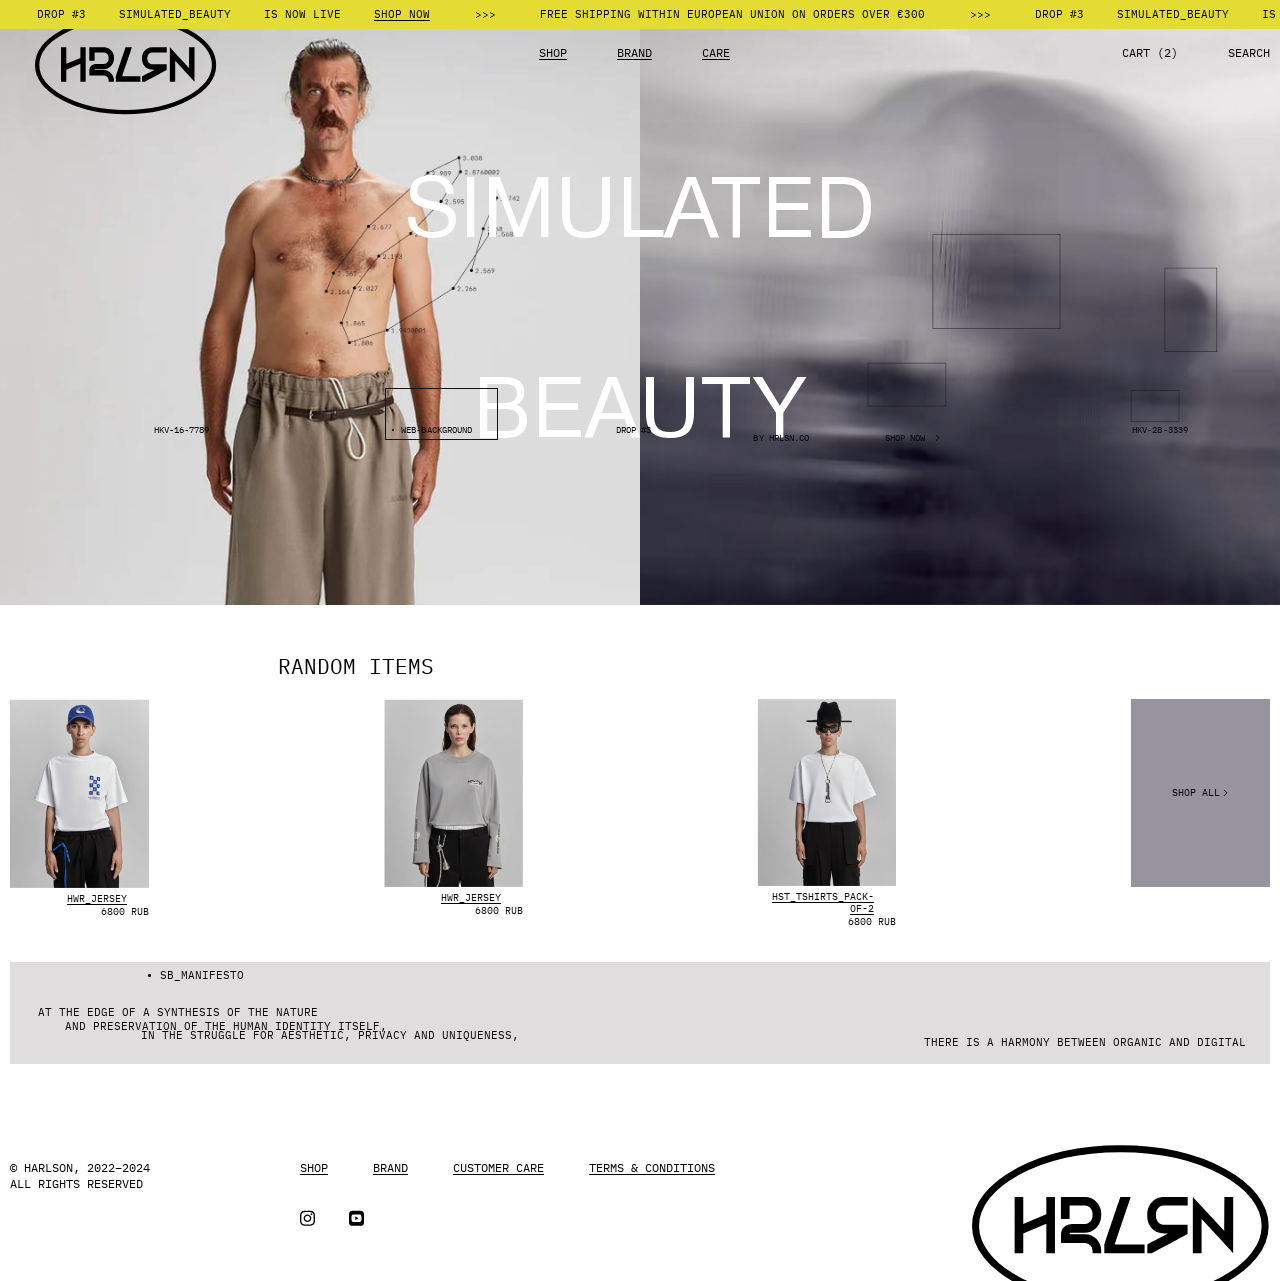
<file: wp-content/themes/hrlsn/assets/index.html>
<!DOCTYPE html>
<html lang="en">
<head>
    <meta charset="UTF-8">
    <meta http-equiv="X-UA-Compatible" content="IE=edge">
    <meta name="viewport" content="width=device-width, initial-scale=1.0">
    <title>HRLSN Main page</title>
    <link rel="stylesheet" href="css/styles.min.css">
    <script src="js/jquery-3.6.0.min.js" defer></script>
    <script src="js/slick.min.js" defer></script>
    <script src="js/scripts.js" defer></script>
</head>
<body class="mainpage">
    <header>
        <div class="h-ticker">
            <div class="h-ticker__wrapper">
                <span class="h-ticker__block">
                    <span class="h-ticker__block__item"><i>drop #3</i><i>simulated_beauty</i><i>is now live</i><i><a href="catalog.html">shop now</a></i></span>
                    <span class="h-ticker__block__item"><i>free shipping within European Union on orders over €300</i></span>
                    <span class="h-ticker__block__item"><i>drop #3</i><i>simulated_beauty</i><i>is now live</i><i><a href="catalog.html">shop now</a></i></span>
                    <span class="h-ticker__block__item"><i>free shipping within European Union on orders over €300</i></span>
                </span>
                <span class="h-ticker__block">
                    <span class="h-ticker__block__item"><i>drop #3</i><i>simulated_beauty</i><i>is now live</i><i><a href="catalog.html">shop now</a></i></span>
                    <span class="h-ticker__block__item"><i>free shipping within European Union on orders over €300</i></span>
                    <span class="h-ticker__block__item"><i>drop #3</i><i>simulated_beauty</i><i>is now live</i><i><a href="catalog.html">shop now</a></i></span>
                    <span class="h-ticker__block__item"><i>free shipping within European Union on orders over €300</i></span>
                </span>
            </div>
        </div>
        <div class="h-main h-main--mp">
            <div class="h-logo">
                <a href="index.html"></a>
            </div>
            <div class="h-mainmenu">
                <ul>
                    <li><a href="catalog.html">shop</a></li>
                    <li><a href="brand.html">brand</a></li>
                    <li><a href="care.html">Care</a></li>
                </ul>
            </div>
            <div class="h-breadcrumbs-filters">
                <div class="h-breadcrumbs h-breadcrumbs--mp">
                    <ul>
                        <li><a href="index.html">hrlsn.co</a></li>
                        <li><span>index</span></li>
                    </ul>
                </div>
            </div>
            <div class="h-mobmenu-link">
                <span>menu</span>
            </div>
            <div class="h-links">
                <ul>
                    <li class="h-links__cart"><a href="cart.html">cart (<i>2</i>)</a></li>
                    <li class="h-links__search"><span>search</span></li>
                    <li class="h-links__search-close"><span>[ <i class="link">close</i> ]</span></li>
                </ul>
            </div>
        </div>
        <div class="h-search h-search--desktop">
            <p class="h-search__title">shop search</p>
            <div class="h-search__form">
                <form action="search.html">
                    <div class="h-search__form__input">
                        <input type="text" name="search" placeholder="Enter your request">
                    </div>
                    <div class="h-search__form__submit">
                        <button type="submit">[ <i class="link">search</i> ]</button>
                    </div>
                </form>
            </div>
        </div>
        <div class="h-mobmenu">
            <div class="h-mobmenu__wrapper">
                <div class="h-mobmenu__header">
                    <a class="h-mobmenu__header__logo" href="/"></a>
                    <span class="h-mobmenu__header__close">[close menu]</span>
                </div>
                <div class="h-mobmenu__main">
                    <ul>
                        <li><a href="catalog.html">Shop</a></li>
                        <li><a href="brand.html">Brand</a></li>
                        <li><a href="care.html">Customer care</a></li>
                        <li><a href="cart.html">Cart [<i>2</i>]</a></li>
                    </ul>
                </div>
                <div class="h-mobmenu__footer">
                    <p class="cross-styled"><span class="link search-moblink">search</span></p>
                    <p><a href="#">Shipping & returns</a></p>
                    <p><a href="#">online chat (whatsapp)</a></p>
                </div>
                <div class="h-search h-search--mobile">
                    <p class="h-search__title">shop search</p>
                    <div class="h-search__form">
                        <form action="search.html">
                            <div class="h-search__form__input">
                                <input type="text" name="search" placeholder="Enter your request">
                            </div>
                            <div class="h-search__form__submit">
                                <button type="submit">[ <i class="link">search</i> ]</button>
                            </div>
                        </form>
                    </div>
                </div>
            </div>
        </div>
        <div class="h-slider">
            <div class="h-slider__title"><span>simulated</span> <br><br> <span>beauty</span></div>
            <div class="h-slider__videos">
                <div class="h-slider__videos__item">
                    <img src="img/banner_1.jpg" alt="Hrlsn" width="721" height="650">
                </div>
                <div class="h-slider__videos__item">
                    <img src="img/banner_2.jpg" alt="Hrlsn" width="721" height="650">
                </div>
            </div>
            <div class="h-slider__line h-slider__line--top">
                <span>hkv-16-7789</span>
                <span class="outline"><i>web-background</i></span>
                <span>drop #3</span>
                <span>hkv-28-3339</span>
            </div>
            <div class="h-slider__line h-slider__line--bottom">
                <span>by hrlsn.co</span>
                <span><a class="forward-link" href="catalog.html">shop now</a></span>
            </div>
        </div>
    </header>
    <main class="container">
        <section class="mp-randomitems">
            <h3>random items</h3>
            <div class="mp-randomitems__list">
                <ul class="prod-list">
                    <li class="prod-list__item">
                        <div class="prod-list__item__image">
                            <a href="product.html">
                                <img src="img/random_1.jpg" alt="hrlsn" width="118" height="160">
                            </a>
                        </div>
                        <div class="prod-list__item__name">
                            <a href="product.html">hwr_jersey</a>
                        </div>
                        <div class="prod-list__item__form">
                            <div class="prod-list__item__form__price">
                                <span>6800 RUB</span>
                            </div>
                        </div>
                    </li>
                    <li class="prod-list__item">
                        <div class="prod-list__item__image">
                            <a href="product.html">
                                <img src="img/random_2.jpg" alt="hrlsn" width="118" height="160">
                            </a>
                        </div>
                        <div class="prod-list__item__name">
                            <a href="product.html">hwr_jersey</a>
                        </div>
                        <div class="prod-list__item__form">
                            <div class="prod-list__item__form__price">
                                <span>6800 RUB</span>
                            </div>
                        </div>
                    </li>
                    <li class="prod-list__item">
                        <div class="prod-list__item__image">
                            <a href="product.html">
                                <img src="img/random_3.jpg" alt="hrlsn" width="118" height="160">
                            </a>
                        </div>
                        <div class="prod-list__item__name">
                            <a href="product.html">hst_tshirts_pack-of-2</a>
                        </div>
                        <div class="prod-list__item__form">
                            <div class="prod-list__item__form__price">
                                <span>6800 RUB</span>
                            </div>
                        </div>
                    </li>
                    <li class="prod-list__item">
                        <div class="prod-list__item__image">
                            <a href="product.html">
                                <img src="img/random_4.jpg" alt="hrlsn" width="118" height="160">
                            </a>
                        </div>
                        <div class="prod-list__item__name">
                            <a href="product.html">hwr_jersey</a>
                        </div>
                        <div class="prod-list__item__form">
                            <div class="prod-list__item__form__price">
                                <span>6800 RUB</span>
                            </div>
                        </div>
                    </li>
                    <li class="prod-list__item">
                        <div class="prod-list__item__image">
                            <a href="product.html">
                                <img src="img/random_5.jpg" alt="hrlsn" width="118" height="160">
                            </a>
                        </div>
                        <div class="prod-list__item__name">
                            <a href="product.html">hwr_jersey</a>
                        </div>
                        <div class="prod-list__item__form">
                            <div class="prod-list__item__form__price">
                                <span>6800 RUB</span>
                            </div>
                        </div>
                    </li>
                    <li class="prod-list__item mp-randomitems__list__all">
                        <div class="prod-list__item__image">
                            <a class="forward-link" href="catalog.html">
                                <div class="prod-list__item__form__price">
                                    <span>shop all</span>
                                </div>
                            </a>
                        </div>
                    </li>
                </ul>
            </div>
        </section>
        <section class="mp-manifest">
            <h3>SB_manifesto</h3>
            <div class="mp-manifest__wrapper">
                <div class="mp-manifest__left">
                    <span>At the edge of a synthesis of the nature </span>
                    <span>and preservation of the human identity itself,  </span>
                    <span>in the struggle for aesthetic, <br> privacy and uniqueness, </span>
                </div>
                <div class="mp-manifest__right">
                    <span>there is a harmony between organic and digital </span>
                </div>
            </div>
        </section>
    </main>
    <footer>
        <div class="container">
            <div class="f-wrapper">
                <div class="f-copyright">
                    <p>© harlson, 2022–2024</p>
                    <p>all rights reserved</p>
                </div>
                <div class="f-menu">
                    <ul>
                        <li><a href="catalog.html">shop</a></li>
                        <li><a href="brand.html">brand</a></li>
                        <li><a href="care.html">customer care</a></li>
                        <li><a href="terms.html">terms & conditions</a></li>
                    </ul>
                </div>
                <div class="f-social">
                    <ul class="f-social__links">
                        <li class="f-social__links__icon f-social__links__icon--instagram"><a href="#"></a></li>
                        <li class="f-social__links__icon f-social__links__icon--youtube"><a href="#"></a></li>
                    </ul>
                </div>
            </div>
            <div class="f-logo">
                <a href="index.html"></a>
            </div>
        </div>
        <div class="cookie-notice notice-popup hidden">
            <p>We use cookies to provide a personalised shopping experience. <br> To find out more please read our <a href="#" class="link">cookie policy</a>.</p>
            <span class="cookie-notice__close">[ <span class="link">accept & close</span> ]</span>
        </div>
        <div class="notice-popup hidden">
            <p class="notice-popup__title">Select location</p>
            <p class="notice-popup__text">We asking location to provide a personalised shopping experience and organizing <br> optimal delivery for your order</p>
            <div class="notice-popup__form">
                <form action="#">
                    <select name="country">
                        <option value="">Choose country</option>
                        <option value="1">country 1</option>
                        <option value="2">country 2</option>
                        <option value="3">country 3</option>
                    </select>
                    <button>[ <span class="link">proceed</span> ]</button>
                </form>
            </div>
            <span class="notice-popup__close"></span>
        </div>
        <div class="notice-popup hidden">
            <p class="notice-popup__title">subscription</p>
            <p class="notice-popup__text">keep updated about new releases and sales, get 10% off from a first order. we won't spam ever.</p>
            <div class="notice-popup__form">
                <form action="#">
                    <input type="email" name="email" placeholder="enter email">
                    <button>[ <span class="link">subscribe</span> ]</button>
                </form>
            </div>
            <p class="notice-popup__note">proceeding here you agree to the use a personal data</p>
            <span class="notice-popup__close"></span>
        </div>
    </footer>
</body>
</html>
</file>
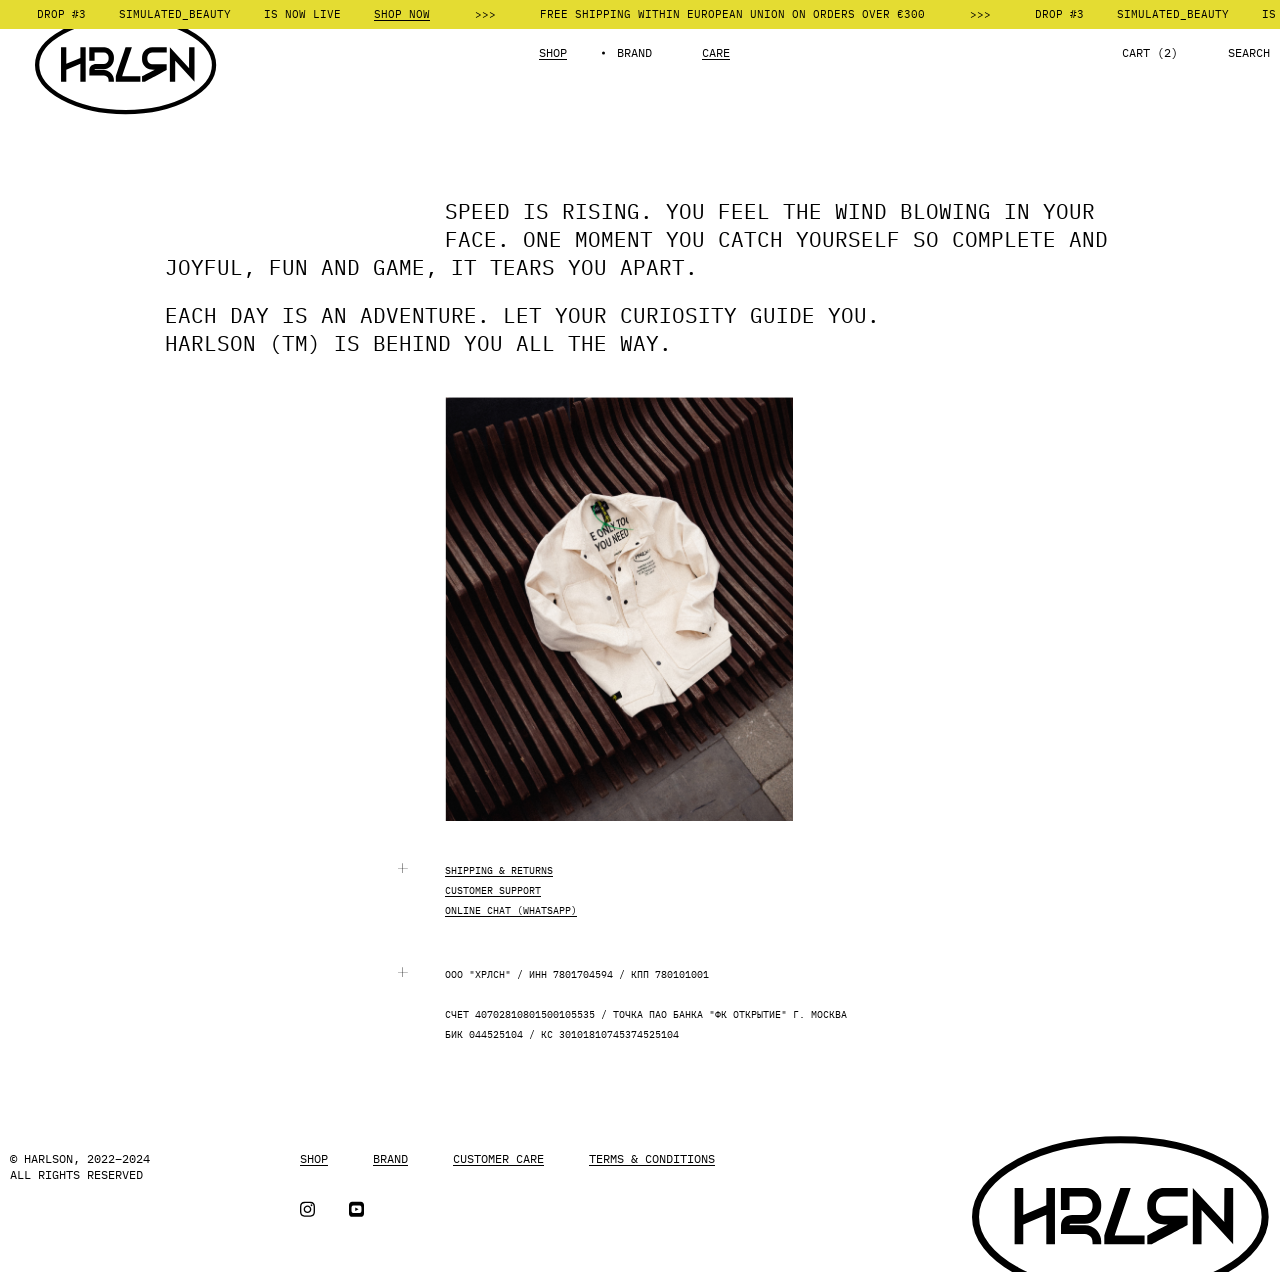
<file: wp-content/themes/hrlsn/assets/brand.html>
<!DOCTYPE html>
<html lang="en">
<head>
    <meta charset="UTF-8">
    <meta http-equiv="X-UA-Compatible" content="IE=edge">
    <meta name="viewport" content="width=device-width, initial-scale=1.0">
    <title>HRLSN Brand page</title>
    <link rel="stylesheet" href="css/styles.min.css">
    <script src="js/jquery-3.6.0.min.js" defer></script>
    <script src="js/slick.min.js" defer></script>
    <script src="js/scripts.js" defer></script>
</head>
<body>
    <header>
        <div class="h-ticker">
            <div class="h-ticker__wrapper">
                <span class="h-ticker__block">
                    <span class="h-ticker__block__item"><i>drop #3</i><i>simulated_beauty</i><i>is now live</i><i><a href="catalog.html">shop now</a></i></span>
                    <span class="h-ticker__block__item"><i>free shipping within European Union on orders over €300</i></span>
                    <span class="h-ticker__block__item"><i>drop #3</i><i>simulated_beauty</i><i>is now live</i><i><a href="catalog.html">shop now</a></i></span>
                    <span class="h-ticker__block__item"><i>free shipping within European Union on orders over €300</i></span>
                </span>
                <span class="h-ticker__block">
                    <span class="h-ticker__block__item"><i>drop #3</i><i>simulated_beauty</i><i>is now live</i><i><a href="catalog.html">shop now</a></i></span>
                    <span class="h-ticker__block__item"><i>free shipping within European Union on orders over €300</i></span>
                    <span class="h-ticker__block__item"><i>drop #3</i><i>simulated_beauty</i><i>is now live</i><i><a href="catalog.html">shop now</a></i></span>
                    <span class="h-ticker__block__item"><i>free shipping within European Union on orders over €300</i></span>
                </span>
            </div>
        </div>
        <div class="h-main">
            <div class="h-logo">
                <a href="index.html"></a>
            </div>
            <div class="h-mainmenu">
                <ul>
                    <li><a href="catalog.html">shop</a></li>
                    <li class="active"><span>brand</span></li>
                    <li><a href="care.html">care</a></li>
                </ul>
            </div>
            <div class="h-breadcrumbs-filters">
                <div class="h-breadcrumbs">
                    <ul>
                        <li><a href="index.html">hrlsn.co</a></li>
                        <li><span>brand</span></li>
                    </ul>
                </div>
            </div>
            <div class="h-mobmenu-link">
                <span>menu</span>
            </div>
            <div class="h-links">
                <ul>
                    <li class="h-links__cart"><a href="cart.html">cart (<i>2</i>)</a></li>
                    <li class="h-links__search"><span>search</span></li>
                    <li class="h-links__search-close"><span>[ <i class="link">close</i> ]</span></li>
                </ul>
            </div>
        </div>
        <div class="h-search h-search--desktop">
            <p class="h-search__title">shop search</p>
            <div class="h-search__form">
                <form action="search.html">
                    <div class="h-search__form__input">
                        <input type="text" name="search" placeholder="Enter your request">
                    </div>
                    <div class="h-search__form__submit">
                        <button type="submit">[ <i class="link">search</i> ]</button>
                    </div>
                </form>
            </div>
        </div>
        <div class="h-mobmenu">
            <div class="h-mobmenu__wrapper">
                <div class="h-mobmenu__header">
                    <a class="h-mobmenu__header__logo" href="/"></a>
                    <span class="h-mobmenu__header__close">[close menu]</span>
                </div>
                <div class="h-mobmenu__main">
                    <ul>
                        <li><a href="catalog.html">Shop</a></li>
                        <li><a href="brand.html">Brand</a></li>
                        <li><a href="care.html">Customer care</a></li>
                        <li><a href="cart.html">Cart [<i>2</i>]</a></li>
                    </ul>
                </div>
                <div class="h-mobmenu__footer">
                    <p class="cross-styled"><span class="link search-moblink">search</span></p>
                    <p><a href="#">Shipping & returns</a></p>
                    <p><a href="#">online chat (whatsapp)</a></p>
                </div>
                <div class="h-search h-search--mobile">
                    <p class="h-search__title">shop search</p>
                    <div class="h-search__form">
                        <form action="search.html">
                            <div class="h-search__form__input">
                                <input type="text" name="search" placeholder="Enter your request">
                            </div>
                            <div class="h-search__form__submit">
                                <button type="submit">[ <i class="link">search</i> ]</button>
                            </div>
                        </form>
                    </div>
                </div>
            </div>
        </div>
    </header>
    <main class="container">
        <article class="brand-page">
            <div class="brand-page__content">
                <h1>Hrlsn Brand</h1>
                <div class="brand-page__content__main">
                    <p>SPEED IS RISING. YOU FEEL THE WIND BLOWING IN YOUR FACE. ONE MOMENT YOU CATCH YOURSELF SO COMPLETE AND JOYFUL, FUN AND GAME, IT TEARS YOU APART.</p>
                    <p>EACH DAY IS AN ADVENTURE. <br class="mobile"> LET YOUR CURIOSITY GUIDE YOU. <br> HARLSON (TM) is BEHIND YOU ALL THE WAY.</p>
                </div>
                <div class="brand-page__content__image">
                    <img src="img/brand.jpg" alt="Hrlsn" width="711" height="866">
                </div>
                <div class="brand-page__content__links">
                    <p class="cross-styled"><a href="#">Shipping & returns</a></p>
                    <p><a href="#">customer support</a></p>
                    <p><a href="#">online chat (whatsapp)</a></p>
                </div>
                <div class="brand-page__content__req">
                    <p class="cross-styled">ООО "ХРЛСН" / ИНН 7801704594 / КПП 780101001</p><br>
                    <p>счет 40702810801500105535 / ТОЧКА ПАО БАНКА "ФК ОТКРЫТИЕ" г. Москва</p>
                    <p>БИК 044525104 / КC 30101810745374525104</p>
                </div>
            </div>
            <div class="brand-page__image">
                <img src="img/brand.jpg" alt="Hrlsn" width="711" height="866">
            </div>
        </article>
    </main>
    <footer>
        <div class="container">
            <div class="f-wrapper">
                <div class="f-copyright">
                    <p>© harlson, 2022–2024</p>
                    <p>all rights reserved</p>
                </div>
                <div class="f-menu">
                    <ul>
                        <li><a href="catalog.html">shop</a></li>
                        <li><a href="brand.html">brand</a></li>
                        <li><a href="care.html">customer care</a></li>
                        <li><a href="terms.html">terms & conditions</a></li>
                    </ul>
                </div>
                <div class="f-social">
                    <ul class="f-social__links">
                        <li class="f-social__links__icon f-social__links__icon--instagram"><a href="#"></a></li>
                        <li class="f-social__links__icon f-social__links__icon--youtube"><a href="#"></a></li>
                    </ul>
                </div>
            </div>
            <div class="f-logo">
                <a href="index.html"></a>
            </div>
        </div>
    </footer>
</body>
</html>
</file>
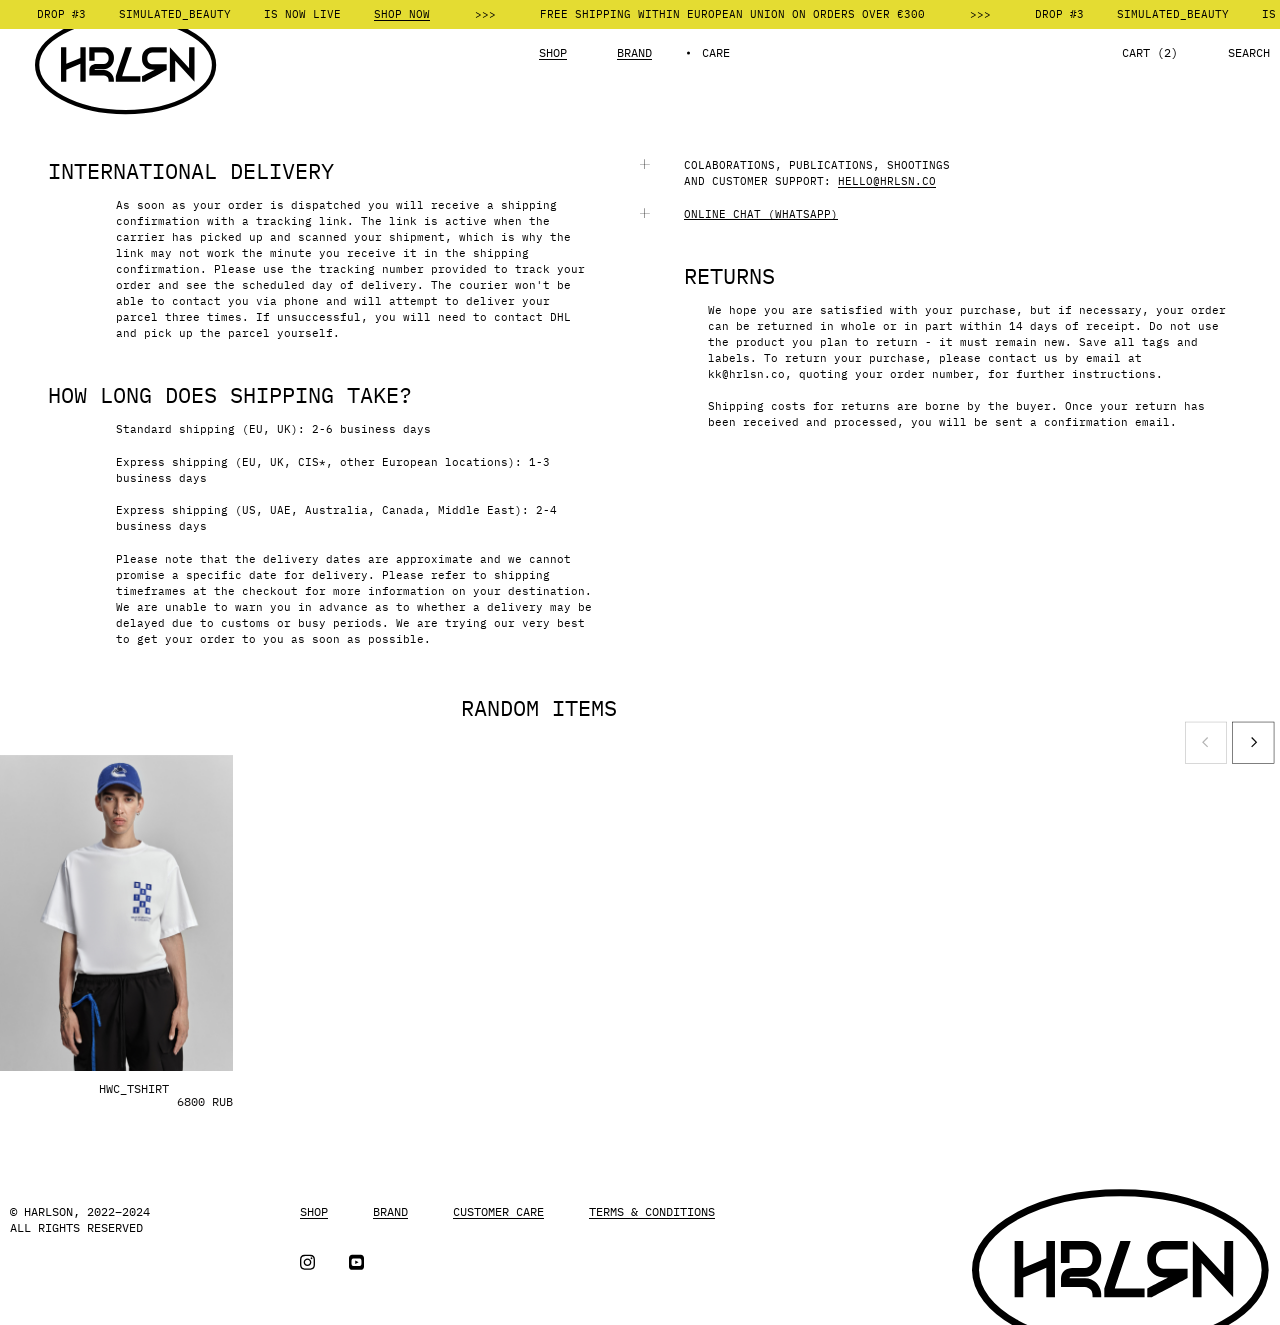
<file: wp-content/themes/hrlsn/assets/care.html>
<!DOCTYPE html>
<html lang="en">
<head>
    <meta charset="UTF-8">
    <meta http-equiv="X-UA-Compatible" content="IE=edge">
    <meta name="viewport" content="width=device-width, initial-scale=1.0">
    <title>HRLSN Care page</title>
    <link rel="stylesheet" href="css/styles.min.css">
    <script src="js/jquery-3.6.0.min.js" defer></script>
    <script src="js/slick.min.js" defer></script>
    <script src="js/scripts.js" defer></script>
</head>
<body>
    <header>
        <div class="h-ticker">
            <div class="h-ticker__wrapper">
                <span class="h-ticker__block">
                    <span class="h-ticker__block__item"><i>drop #3</i><i>simulated_beauty</i><i>is now live</i><i><a href="catalog.html">shop now</a></i></span>
                    <span class="h-ticker__block__item"><i>free shipping within European Union on orders over €300</i></span>
                    <span class="h-ticker__block__item"><i>drop #3</i><i>simulated_beauty</i><i>is now live</i><i><a href="catalog.html">shop now</a></i></span>
                    <span class="h-ticker__block__item"><i>free shipping within European Union on orders over €300</i></span>
                </span>
                <span class="h-ticker__block">
                    <span class="h-ticker__block__item"><i>drop #3</i><i>simulated_beauty</i><i>is now live</i><i><a href="catalog.html">shop now</a></i></span>
                    <span class="h-ticker__block__item"><i>free shipping within European Union on orders over €300</i></span>
                    <span class="h-ticker__block__item"><i>drop #3</i><i>simulated_beauty</i><i>is now live</i><i><a href="catalog.html">shop now</a></i></span>
                    <span class="h-ticker__block__item"><i>free shipping within European Union on orders over €300</i></span>
                </span>
            </div>
        </div>
        <div class="h-main">
            <div class="h-logo">
                <a href="index.html"></a>
            </div>
            <div class="h-mainmenu">
                <ul>
                    <li><a href="catalog.html">shop</a></li>
                    <li><a href="brand.html">brand</a></li>
                    <li class="active"><span>care</span></li> 
                </ul>
            </div>
            <div class="h-breadcrumbs-filters">
                <div class="h-breadcrumbs">
                    <ul>
                        <li><a href="index.html">hrlsn.co</a></li>
                        <li><a href="care.html">care</a></li>
                        <li><span>customer care</span></li>
                    </ul>
                </div>
            </div>
            <div class="h-mobmenu-link">
                <span>menu</span>
            </div>
            <div class="h-links">
                <ul>
                    <li class="h-links__cart"><a href="cart.html">cart (<i>2</i>)</a></li>
                    <li class="h-links__search"><span>search</span></li>
                    <li class="h-links__search-close"><span>[ <i class="link">close</i> ]</span></li>
                </ul>
            </div>
        </div>
        <div class="h-search h-search--desktop">
            <p class="h-search__title">shop search</p>
            <div class="h-search__form">
                <form action="search.html">
                    <div class="h-search__form__input">
                        <input type="text" name="search" placeholder="Enter your request">
                    </div>
                    <div class="h-search__form__submit">
                        <button type="submit">[ <i class="link">search</i> ]</button>
                    </div>
                </form>
            </div>
        </div>
        <div class="h-mobmenu">
            <div class="h-mobmenu__wrapper">
                <div class="h-mobmenu__header">
                    <a class="h-mobmenu__header__logo" href="/"></a>
                    <span class="h-mobmenu__header__close">[close menu]</span>
                </div>
                <div class="h-mobmenu__main">
                    <ul>
                        <li><a href="catalog.html">Shop</a></li>
                        <li><a href="brand.html">Brand</a></li>
                        <li><a href="care.html">Customer care</a></li>
                        <li><a href="cart.html">Cart [<i>2</i>]</a></li>
                    </ul>
                </div>
                <div class="h-mobmenu__footer">
                    <p class="cross-styled"><span class="link search-moblink">search</span></p>
                    <p><a href="#">Shipping & returns</a></p>
                    <p><a href="#">online chat (whatsapp)</a></p>
                </div>
                <div class="h-search h-search--mobile">
                    <p class="h-search__title">shop search</p>
                    <div class="h-search__form">
                        <form action="search.html">
                            <div class="h-search__form__input">
                                <input type="text" name="search" placeholder="Enter your request">
                            </div>
                            <div class="h-search__form__submit">
                                <button type="submit">[ <i class="link">search</i> ]</button>
                            </div>
                        </form>
                    </div>
                </div>
            </div>
        </div>
    </header>
    <main>
        <div class="container">
            <article class="care-page text-page">
                <div class="text-page__left">
                    <h2>international Delivery</h2>
                    <p>As soon as your order is dispatched you will receive a shipping confirmation with a tracking link. The link is active when the carrier has picked up and scanned your shipment, which is why the link may not work the minute you receive it in the shipping confirmation. Please use the tracking number provided to track your order and see the scheduled day of delivery. The courier won't be able to contact you via phone and will attempt to deliver your parcel three times. If unsuccessful, you will need to contact DHL and pick up the parcel yourself.</p>
                    <h2>HOW LONG DOES SHIPPING TAKE?</h2>
                    <p>Standard shipping (EU, UK): 2-6 business days</p>
                    <p>Express shipping (EU, UK, CIS*, other European locations): 1-3 business days</p>
                    <p>Express shipping (US, UAE, Australia, Canada, Middle East): 2-4 business days</p>
                    <p>Please note that the delivery dates are approximate and we cannot promise a specific date for delivery. Please refer to shipping timeframes at the checkout for more information on your destination. We are unable to warn you in advance as to whether a delivery may be delayed due to customs or busy periods. We are trying our very best to get your order to you as soon as possible.</p>
                </div>
                <div class="text-page__right">
                    <p class="cross-styled">colaborations, publications, shootings <br> and customer support: <a href="mailto:hello@hrlsn.co">hello@hrlsn.co</a></p>
                    <p class="cross-styled"><a href="#">online chat (whatsapp)</a></p>
                    <h2>returns</h2>
                    <p>We hope you are satisfied with your purchase, but if necessary, your order can be returned in whole or in part within 14 days of receipt. Do not use the product you plan to return - it must remain new. Save all tags and labels. To return your purchase, please contact us by email at kk@hrlsn.co, quoting your order number, for further instructions.</p>
                    <p>Shipping costs for returns are borne by the buyer. Once your return has been received and processed, you will be sent a confirmation email.</p>
                </div>
            </article>
        </div>
        <section class="prod-similaritems">
            <h3>random items</h3>
            <div class="prod-similaritems__list">
                <div class="prod-list prod-list--similar">
                    <div class="prod-list__item">
                        <div class="prod-list__item__image">
                            <a href="#">
                                <img src="img/similar_1.jpg" alt="hrlsn" width="118" height="160">
                                <img src="img/similar_3.jpg" alt="hrlsn" width="118" height="160">
                            </a>
                        </div>
                        <div class="prod-list__item__name">
                            <a href="#">HWc_tshirt</a>
                        </div>
                        <div class="prod-list__item__form">
                            <ul class="prod-list__item__form__sizes">
                                <li><span>s</span></li>
                                <li><span>m</span></li>
                                <li><span>l</span></li>
                                <li><span>xl</span></li>
                            </ul>
                            <div class="prod-list__item__form__price">
                                <span>6800 RUB</span>
                            </div>
                        </div>
                    </div>
                    <div class="prod-list__item">
                        <div class="prod-list__item__image">
                            <a href="#">
                                <img src="img/similar_2.jpg" alt="hrlsn" width="118" height="160">
                                <img src="img/similar_1.jpg" alt="hrlsn" width="118" height="160">
                            </a>
                        </div>
                        <div class="prod-list__item__name">
                            <a href="#">HWc_tshirt</a>
                        </div>
                        <div class="prod-list__item__form">
                            <ul class="prod-list__item__form__sizes">
                                <li><span>s</span></li>
                                <li><span>m</span></li>
                                <li><span>l</span></li>
                                <li><span>xl</span></li>
                            </ul>
                            <div class="prod-list__item__form__price">
                                <span>6800 RUB</span>
                            </div>
                        </div>
                    </div>
                    <div class="prod-list__item">
                        <div class="prod-list__item__image">
                            <a href="#">
                                <img src="img/similar_3.jpg" alt="hrlsn" width="118" height="160">
                                <img src="img/similar_2.jpg" alt="hrlsn" width="118" height="160">
                            </a>
                        </div>
                        <div class="prod-list__item__name">
                            <a href="#">hwg_longsleeve</a>
                        </div>
                        <div class="prod-list__item__form">
                            <ul class="prod-list__item__form__sizes">
                                <li><span>s</span></li>
                                <li><span>m</span></li>
                                <li><span>l</span></li>
                                <li><span>xl</span></li>
                            </ul>
                            <div class="prod-list__item__form__price">
                                <span>6800 RUB</span>
                            </div>
                        </div>
                    </div>
                    <div class="prod-list__item">
                        <div class="prod-list__item__image">
                            <a href="#">
                                <img src="img/similar_4.jpg" alt="hrlsn" width="118" height="160">
                                <img src="img/similar_1.jpg" alt="hrlsn" width="118" height="160">
                            </a>
                        </div>
                        <div class="prod-list__item__name">
                            <a href="#">hwr_jersey</a>
                        </div>
                        <div class="prod-list__item__form">
                            <ul class="prod-list__item__form__sizes">
                                <li><span>s</span></li>
                                <li><span>m</span></li>
                                <li><span>l</span></li>
                                <li><span>xl</span></li>
                            </ul>
                            <div class="prod-list__item__form__price">
                                <span>6800 RUB</span>
                            </div>
                        </div>
                    </div>
                </div>
            </div>
        </section>
    </main>
    <footer>
        <div class="container">
            <div class="f-wrapper">
                <div class="f-copyright">
                    <p>© harlson, 2022–2024</p>
                    <p>all rights reserved</p>
                </div>
                <div class="f-menu">
                    <ul>
                        <li><a href="catalog.html">shop</a></li>
                        <li><a href="brand.html">brand</a></li>
                        <li><a href="care.html">customer care</a></li>
                        <li><a href="terms.html">terms & conditions</a></li>
                    </ul>
                </div>
                <div class="f-social">
                    <ul class="f-social__links">
                        <li class="f-social__links__icon f-social__links__icon--instagram"><a href="#"></a></li>
                        <li class="f-social__links__icon f-social__links__icon--youtube"><a href="#"></a></li>
                    </ul>
                </div>
            </div>
            <div class="f-logo">
                <a href="index.html"></a>
            </div>
        </div>
    </footer>
</body>
</html>
</file>
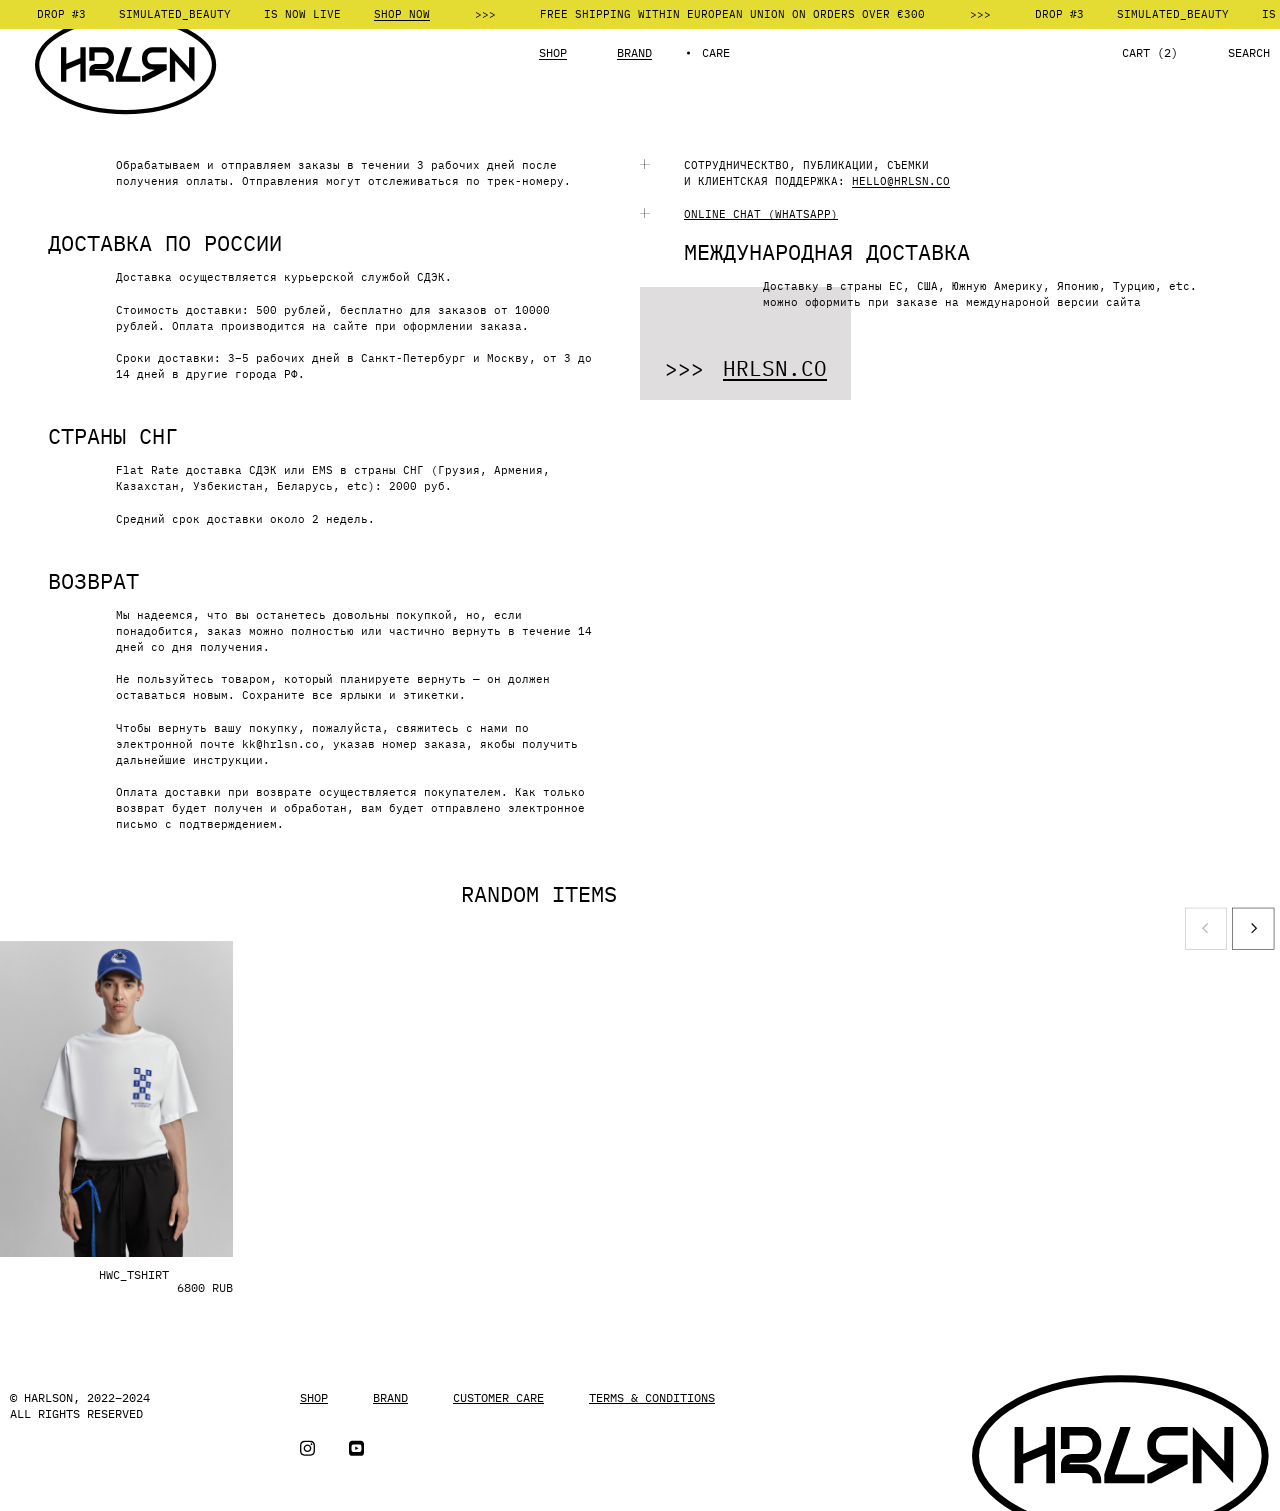
<file: wp-content/themes/hrlsn/assets/care_ru.html>
<!DOCTYPE html>
<html lang="ru">
<head>
    <meta charset="UTF-8">
    <meta http-equiv="X-UA-Compatible" content="IE=edge">
    <meta name="viewport" content="width=device-width, initial-scale=1.0">
    <title>HRLSN Care page RU</title>
    <link rel="stylesheet" href="css/styles.min.css">
    <script src="js/jquery-3.6.0.min.js" defer></script>
    <script src="js/slick.min.js" defer></script>
    <script src="js/scripts.js" defer></script>
</head>
<body>
    <header>
        <div class="h-ticker">
            <div class="h-ticker__wrapper">
                <span class="h-ticker__block">
                    <span class="h-ticker__block__item"><i>drop #3</i><i>simulated_beauty</i><i>is now live</i><i><a href="catalog.html">shop now</a></i></span>
                    <span class="h-ticker__block__item"><i>free shipping within European Union on orders over €300</i></span>
                    <span class="h-ticker__block__item"><i>drop #3</i><i>simulated_beauty</i><i>is now live</i><i><a href="catalog.html">shop now</a></i></span>
                    <span class="h-ticker__block__item"><i>free shipping within European Union on orders over €300</i></span>
                </span>
                <span class="h-ticker__block">
                    <span class="h-ticker__block__item"><i>drop #3</i><i>simulated_beauty</i><i>is now live</i><i><a href="catalog.html">shop now</a></i></span>
                    <span class="h-ticker__block__item"><i>free shipping within European Union on orders over €300</i></span>
                    <span class="h-ticker__block__item"><i>drop #3</i><i>simulated_beauty</i><i>is now live</i><i><a href="catalog.html">shop now</a></i></span>
                    <span class="h-ticker__block__item"><i>free shipping within European Union on orders over €300</i></span>
                </span>
            </div>
        </div>
        <div class="h-main">
            <div class="h-logo">
                <a href="index.html"></a>
            </div>
            <div class="h-mainmenu">
                <ul>
                    <li><a href="catalog.html">shop</a></li>
                    <li><a href="brand.html">brand</a></li>
                    <li class="active"><span>care</span></li> 
                </ul>
            </div>
            <div class="h-breadcrumbs-filters">
                <div class="h-breadcrumbs">
                    <ul>
                        <li><a href="index.html">hrlsn.co</a></li>
                        <li><a href="care.html">care</a></li>
                        <li><span>customer care</span></li>
                    </ul>
                </div>
            </div>
            <div class="h-mobmenu-link">
                <span>menu</span>
            </div>
            <div class="h-links">
                <ul>
                    <li class="h-links__cart"><a href="cart.html">cart (<i>2</i>)</a></li>
                    <li class="h-links__search"><span>search</span></li>
                    <li class="h-links__search-close"><span>[ <i class="link">close</i> ]</span></li>
                </ul>
            </div>
        </div>
        <div class="h-search h-search--desktop">
            <p class="h-search__title">shop search</p>
            <div class="h-search__form">
                <form action="search.html">
                    <div class="h-search__form__input">
                        <input type="text" name="search" placeholder="Enter your request">
                    </div>
                    <div class="h-search__form__submit">
                        <button type="submit">[ <i class="link">search</i> ]</button>
                    </div>
                </form>
            </div>
        </div>
        <div class="h-mobmenu">
            <div class="h-mobmenu__wrapper">
                <div class="h-mobmenu__header">
                    <a class="h-mobmenu__header__logo" href="/"></a>
                    <span class="h-mobmenu__header__close">[close menu]</span>
                </div>
                <div class="h-mobmenu__main">
                    <ul>
                        <li><a href="catalog.html">Shop</a></li>
                        <li><a href="brand.html">Brand</a></li>
                        <li><a href="care.html">Customer care</a></li>
                        <li><a href="cart.html">Cart [<i>2</i>]</a></li>
                    </ul>
                </div>
                <div class="h-mobmenu__footer">
                    <p class="cross-styled"><span class="link search-moblink">search</span></p>
                    <p><a href="#">Shipping & returns</a></p>
                    <p><a href="#">online chat (whatsapp)</a></p>
                </div>
                <div class="h-search h-search--mobile">
                    <p class="h-search__title">shop search</p>
                    <div class="h-search__form">
                        <form action="search.html">
                            <div class="h-search__form__input">
                                <input type="text" name="search" placeholder="Enter your request">
                            </div>
                            <div class="h-search__form__submit">
                                <button type="submit">[ <i class="link">search</i> ]</button>
                            </div>
                        </form>
                    </div>
                </div>
            </div>
        </div>
    </header>
    <main>
        <div class="container">
            <article class="care-page text-page">
                <div class="text-page__left">
                    <p>Обрабатываем и отправляем заказы в течении 3 рабочих дней после получения оплаты. Отправления могут отслеживаться по трек-номеру. </p>
                    <h2>Доставка ПО РОССИИ</h2>
                    <p>Доставка осуществляется курьерской службой СДЭК. </p>
                    <p>Стоимость доставки: 500 рублей, бесплатно для заказов от 10000 рублей. Оплата производится на сайте при оформлении заказа. </p>
                    <p>Сроки доставки: 3–5 рабочих дней в Санкт-Петербург и Москву, от 3 до 14 дней в другие города РФ.</p>
                    <h2>СТРАНЫ СНГ</h2>
                    <p>Flat Rate доставка СДЭК или EMS в страны СНГ (Грузия, Армения, Казахстан, Узбекистан, Беларусь, etc): 2000 руб. </p>
                    <p>Средний срок доставки около 2 недель.</p>
                    <h2>ВОЗВРАТ</h2>
                    <p>Мы надеемся, что вы останетесь довольны покупкой, но, если понадобится, заказ можно полностью или частично вернуть в течение 14 дней со дня получения.</p>
                    <p>Не пользуйтесь товаром, который планируете вернуть — он должен оставаться новым. Сохраните все ярлыки и этикетки.</p>
                    <p>Чтобы вернуть вашу покупку, пожалуйста, свяжитесь с нами по электронной почте kk@hrlsn.co, указав номер заказа, якобы получить дальнейшие инструкции. </p>
                    <p>Оплата доставки при возврате осуществляется покупателем. Как только возврат будет получен и обработан, вам будет отправлено электронное письмо с подтверждением.</p>
                </div>
                <div class="text-page__right">
                    <p class="cross-styled">сотрудническтво, публикации, съемки  <br> и клиентская поддержка: <a href="mailto:hello@hrlsn.co">hello@hrlsn.co</a></p>
                    <p class="cross-styled"><a href="#">online chat (whatsapp)</a></p>
                    <div class="site-link-padd-block">
                        <h2>международная доставка</h2>
                        <p class="site-link-padd">Доставку в страны ЕС, США, Южную Америку, Японию, Турцию, etc. можно оформить при заказе на междунароной версии сайта</p>
                        <div class="site-link">
                            <span><a href="https://hrlsn.co">hrlsn.co</a></span>
                        </div>
                    </div>
                </div>
            </article>
        </div>
        <section class="prod-similaritems">
            <h3>random items</h3>
            <div class="prod-similaritems__list">
                <div class="prod-list prod-list--similar">
                    <div class="prod-list__item">
                        <div class="prod-list__item__image">
                            <a href="#">
                                <img src="img/similar_1.jpg" alt="hrlsn" width="118" height="160">
                                <img src="img/similar_3.jpg" alt="hrlsn" width="118" height="160">
                            </a>
                        </div>
                        <div class="prod-list__item__name">
                            <a href="#">HWc_tshirt</a>
                        </div>
                        <div class="prod-list__item__form">
                            <ul class="prod-list__item__form__sizes">
                                <li><span>s</span></li>
                                <li><span>m</span></li>
                                <li><span>l</span></li>
                                <li><span>xl</span></li>
                            </ul>
                            <div class="prod-list__item__form__price">
                                <span>6800 RUB</span>
                            </div>
                        </div>
                    </div>
                    <div class="prod-list__item">
                        <div class="prod-list__item__image">
                            <a href="#">
                                <img src="img/similar_2.jpg" alt="hrlsn" width="118" height="160">
                                <img src="img/similar_1.jpg" alt="hrlsn" width="118" height="160">
                            </a>
                        </div>
                        <div class="prod-list__item__name">
                            <a href="#">HWc_tshirt</a>
                        </div>
                        <div class="prod-list__item__form">
                            <ul class="prod-list__item__form__sizes">
                                <li><span>s</span></li>
                                <li><span>m</span></li>
                                <li><span>l</span></li>
                                <li><span>xl</span></li>
                            </ul>
                            <div class="prod-list__item__form__price">
                                <span>6800 RUB</span>
                            </div>
                        </div>
                    </div>
                    <div class="prod-list__item">
                        <div class="prod-list__item__image">
                            <a href="#">
                                <img src="img/similar_3.jpg" alt="hrlsn" width="118" height="160">
                                <img src="img/similar_2.jpg" alt="hrlsn" width="118" height="160">
                            </a>
                        </div>
                        <div class="prod-list__item__name">
                            <a href="#">hwg_longsleeve</a>
                        </div>
                        <div class="prod-list__item__form">
                            <ul class="prod-list__item__form__sizes">
                                <li><span>s</span></li>
                                <li><span>m</span></li>
                                <li><span>l</span></li>
                                <li><span>xl</span></li>
                            </ul>
                            <div class="prod-list__item__form__price">
                                <span>6800 RUB</span>
                            </div>
                        </div>
                    </div>
                    <div class="prod-list__item">
                        <div class="prod-list__item__image">
                            <a href="#">
                                <img src="img/similar_4.jpg" alt="hrlsn" width="118" height="160">
                                <img src="img/similar_1.jpg" alt="hrlsn" width="118" height="160">
                            </a>
                        </div>
                        <div class="prod-list__item__name">
                            <a href="#">hwr_jersey</a>
                        </div>
                        <div class="prod-list__item__form">
                            <ul class="prod-list__item__form__sizes">
                                <li><span>s</span></li>
                                <li><span>m</span></li>
                                <li><span>l</span></li>
                                <li><span>xl</span></li>
                            </ul>
                            <div class="prod-list__item__form__price">
                                <span>6800 RUB</span>
                            </div>
                        </div>
                    </div>
                </div>
            </div>
        </section>
    </main>
    <footer>
        <div class="container">
            <div class="f-wrapper">
                <div class="f-copyright">
                    <p>© harlson, 2022–2024</p>
                    <p>all rights reserved</p>
                </div>
                <div class="f-menu">
                    <ul>
                        <li><a href="catalog.html">shop</a></li>
                        <li><a href="brand.html">brand</a></li>
                        <li><a href="care.html">customer care</a></li>
                        <li><a href="terms.html">terms & conditions</a></li>
                    </ul>
                </div>
                <div class="f-social">
                    <ul class="f-social__links">
                        <li class="f-social__links__icon f-social__links__icon--instagram"><a href="#"></a></li>
                        <li class="f-social__links__icon f-social__links__icon--youtube"><a href="#"></a></li>
                    </ul>
                </div>
            </div>
            <div class="f-logo">
                <a href="index.html"></a>
            </div>
        </div>
    </footer>
</body>
</html>
</file>
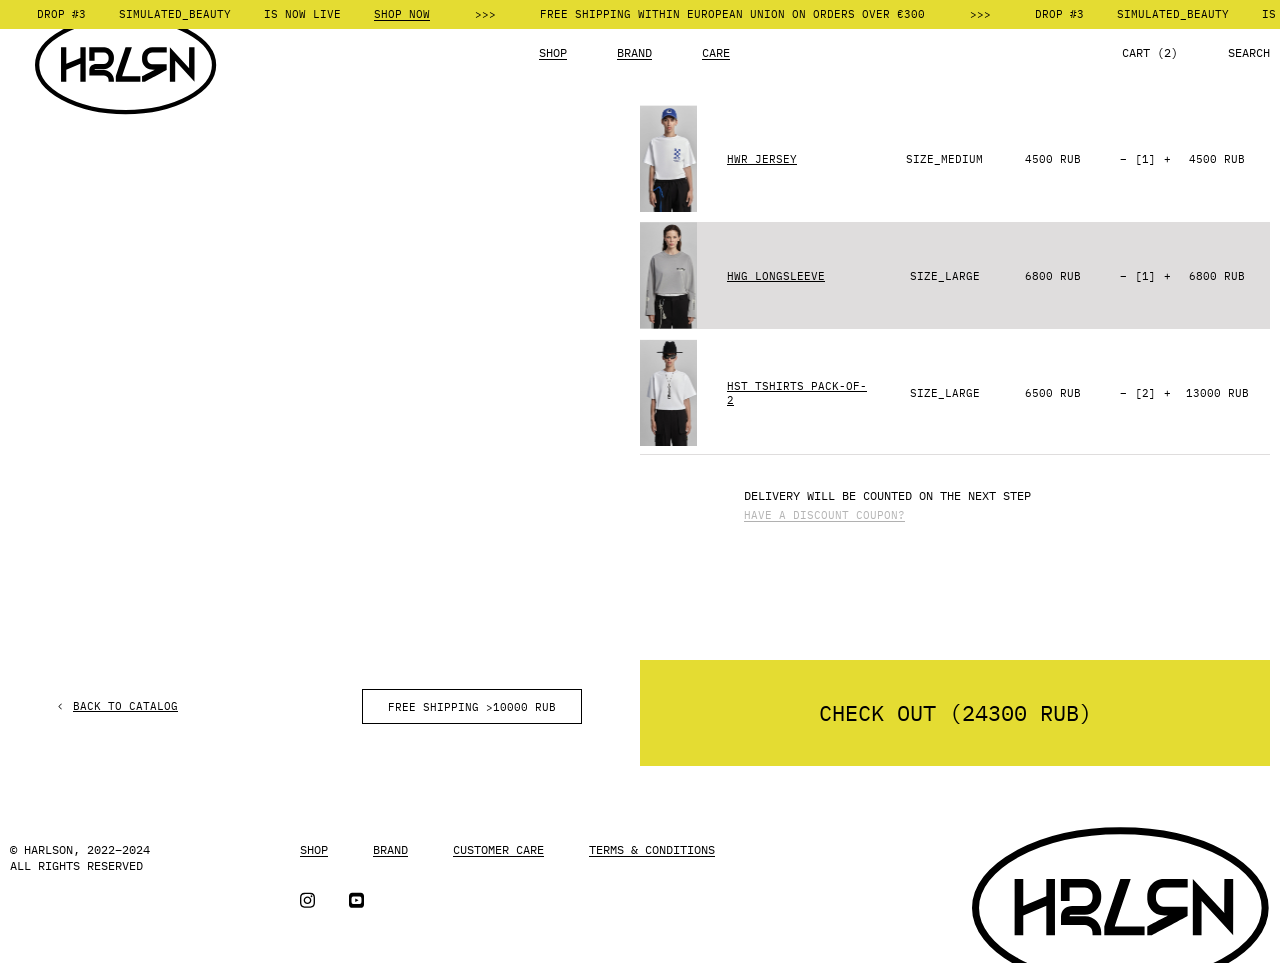
<file: wp-content/themes/hrlsn/assets/cart.html>
<!DOCTYPE html>
<html lang="en">
<head>
    <meta charset="UTF-8">
    <meta http-equiv="X-UA-Compatible" content="IE=edge">
    <meta name="viewport" content="width=device-width, initial-scale=1.0">
    <title>HRLSN Cart page</title>
    <link rel="stylesheet" href="css/styles.min.css">
    <script src="js/jquery-3.6.0.min.js" defer></script>
    <script src="js/slick.min.js" defer></script>
    <script src="js/scripts.js" defer></script>
</head>
<body class="cart">
    <header>
        <div class="h-ticker">
            <div class="h-ticker__wrapper">
                <span class="h-ticker__block">
                    <span class="h-ticker__block__item"><i>drop #3</i><i>simulated_beauty</i><i>is now live</i><i><a href="catalog.html">shop now</a></i></span>
                    <span class="h-ticker__block__item"><i>free shipping within European Union on orders over €300</i></span>
                    <span class="h-ticker__block__item"><i>drop #3</i><i>simulated_beauty</i><i>is now live</i><i><a href="catalog.html">shop now</a></i></span>
                    <span class="h-ticker__block__item"><i>free shipping within European Union on orders over €300</i></span>
                </span>
                <span class="h-ticker__block">
                    <span class="h-ticker__block__item"><i>drop #3</i><i>simulated_beauty</i><i>is now live</i><i><a href="catalog.html">shop now</a></i></span>
                    <span class="h-ticker__block__item"><i>free shipping within European Union on orders over €300</i></span>
                    <span class="h-ticker__block__item"><i>drop #3</i><i>simulated_beauty</i><i>is now live</i><i><a href="catalog.html">shop now</a></i></span>
                    <span class="h-ticker__block__item"><i>free shipping within European Union on orders over €300</i></span>
                </span>
            </div>
        </div>
        <div class="h-main">
            <div class="h-logo">
                <a href="index.html"></a>
            </div>
            <div class="h-mainmenu">
                <ul>
                    <li><a href="catalog.html">shop</a></li>
                    <li><a href="brand.html">brand</a></li>
                    <li><a href="care.html">Care</a></li>
                </ul>
            </div>
            <div class="h-breadcrumbs-filters">
                <div class="h-breadcrumbs">
                    <ul>
                        <li><a href="index.html">hrlsn.co</a></li>
                        <li><span>shop</span></li>
                        <li><span>cart</span></li>
                    </ul>
                </div>
            </div>
            <div class="h-mobmenu-link">
                <span>menu</span>
            </div>
            <div class="h-links">
                <ul>
                    <li class="h-links__cart h-links__cart--active"><a href="cart.html">cart (<i>2</i>)</a></li>
                    <li class="h-links__search"><span>search</span></li>
                    <li class="h-links__search-close"><span>[ <i class="link">close</i> ]</span></li>
                </ul>
            </div>
        </div>
        <div class="h-search h-search--desktop">
            <p class="h-search__title">shop search</p>
            <div class="h-search__form">
                <form action="search.html">
                    <div class="h-search__form__input">
                        <input type="text" name="search" placeholder="Enter your request">
                    </div>
                    <div class="h-search__form__submit">
                        <button type="submit">[ <i class="link">search</i> ]</button>
                    </div>
                </form>
            </div>
        </div>
        <div class="h-mobmenu">
            <div class="h-mobmenu__wrapper">
                <div class="h-mobmenu__header">
                    <a class="h-mobmenu__header__logo" href="/"></a>
                    <span class="h-mobmenu__header__close">[close menu]</span>
                </div>
                <div class="h-mobmenu__main">
                    <ul>
                        <li><a href="catalog.html">Shop</a></li>
                        <li><a href="brand.html">Brand</a></li>
                        <li><a href="care.html">Customer care</a></li>
                        <li><a href="cart.html">Cart [<i>2</i>]</a></li>
                    </ul>
                </div>
                <div class="h-mobmenu__footer">
                    <p class="cross-styled"><span class="link search-moblink">search</span></p>
                    <p><a href="#">Shipping & returns</a></p>
                    <p><a href="#">online chat (whatsapp)</a></p>
                </div>
                <div class="h-search h-search--mobile">
                    <p class="h-search__title">shop search</p>
                    <div class="h-search__form">
                        <form action="search.html">
                            <div class="h-search__form__input">
                                <input type="text" name="search" placeholder="Enter your request">
                            </div>
                            <div class="h-search__form__submit">
                                <button type="submit">[ <i class="link">search</i> ]</button>
                            </div>
                        </form>
                    </div>
                </div>
            </div>
        </div>
    </header>
    <main class="container container--cart">
        <div class="cart-page">
            <div class="cart-page__left">
                <div class="cart-page__left__bottom">
                    <a class="back-link" href="catalog.html">Back to catalog</a>
                    <span class="cart-page__left__bottom__free">free shipping >10000 RUB</span>
                </div>
            </div>
            <div class="cart-page__right">
                <div class="cart-page__right__cart">
                    <form action="#">
                        <ul class="h-cart">
                            <li class="h-cart__item">
                                <div class="h-cart__item__image">
                                    <a href="product.html"><img src="img/cart_1.jpg" alt="hrlsn" width="157" height="213"></a>
                                </div>
                                <div class="h-cart__item__name">
                                    <a href="product.html">hwr_jersey</a>
                                </div>
                                <div class="h-cart__item__params">
                                    <span>Size_Medium</span>
                                </div>
                                <div class="h-cart__item__price">
                                    <span>4500 RUB</span>
                                </div>
                                <div class="h-cart__item__qty">
                                    <span><i class="minus">–</i><b>[1]</b><i class="plus">+</i></span>
                                </div>
                                <div class="h-cart__item__total">
                                    <span>4500 RUB</span>
                                </div>
                                <div class="h-cart__item__total__mobile">
                                    <div class="h-cart__item__total__mobile__wrapper">
                                        <div class="h-cart__item__total__mobile__name">
                                            <a href="product.html">hwr_jersey</a>
                                        </div>
                                        <div class="h-cart__item__total__mobile__params">
                                            <span>Size_Medium</span>
                                        </div>
                                        <div class="h-cart__item__total__mobile__qty">
                                            <span><b>[1]</b><i class="minus">–</i><i class="plus">+</i></span>
                                        </div>
                                    </div>
                                    <div class="h-cart__item__total__mobile__wrapper">
                                        <div class="h-cart__item__total__mobile__total">
                                            <span>4500 RUB</span>
                                        </div>
                                        <div class="h-cart__item__total__mobile__remove">
                                            <span>[remove]</span>
                                        </div>
                                    </div>
                                </div>
                            </li>
                            <li class="h-cart__item">
                                <div class="h-cart__item__image">
                                    <a href="product.html"><img src="img/cart_2.jpg" alt="hrlsn" width="157" height="213"></a>
                                </div>
                                <div class="h-cart__item__name">
                                    <a href="product.html">hWG_longsleeve</a>
                                </div>
                                <div class="h-cart__item__params">
                                    <span>Size_Large</span>
                                </div>
                                <div class="h-cart__item__price">
                                    <span>6800 RUB</span>
                                </div>
                                <div class="h-cart__item__qty">
                                    <span><i class="minus">–</i><b>[1]</b><i class="plus">+</i></span>
                                </div>
                                <div class="h-cart__item__total">
                                    <span>6800 RUB</span>
                                </div>
                                <div class="h-cart__item__total__mobile">
                                    <div class="h-cart__item__total__mobile__wrapper">
                                        <div class="h-cart__item__total__mobile__name">
                                            <a href="product.html">hWG_longsleeve</a>
                                        </div>
                                        <div class="h-cart__item__total__mobile__params">
                                            <span>Size_Large</span>
                                        </div>
                                        <div class="h-cart__item__total__mobile__qty">
                                            <span><b>[1]</b><i class="minus">–</i><i class="plus">+</i></span>
                                        </div>
                                    </div>
                                    <div class="h-cart__item__total__mobile__wrapper">
                                        <div class="h-cart__item__total__mobile__total">
                                            <span>6800 RUB</span>
                                        </div>
                                        <div class="h-cart__item__total__mobile__remove">
                                            <span>[remove]</span>
                                        </div>
                                    </div>
                                </div>
                            </li>
                            <li class="h-cart__item">
                                <div class="h-cart__item__image">
                                    <a href="product.html"><img src="img/cart_3.jpg" alt="hrlsn" width="157" height="213"></a>
                                </div>
                                <div class="h-cart__item__name">
                                    <a href="product.html">hst_tshirts_pack-of-2</a>
                                </div>
                                <div class="h-cart__item__params">
                                    <span>Size_Large</span>
                                </div>
                                <div class="h-cart__item__price">
                                    <span>6500 RUB</span>
                                </div>
                                <div class="h-cart__item__qty">
                                    <span><i class="minus">–</i><b>[2]</b><i class="plus">+</i></span>
                                </div>
                                <div class="h-cart__item__total">
                                    <span>13000 RUB</span>
                                </div>
                                <div class="h-cart__item__total__mobile">
                                    <div class="h-cart__item__total__mobile__wrapper">
                                        <div class="h-cart__item__total__mobile__name">
                                            <a href="product.html">hst_tshirts_pack-of-2</a>
                                        </div>
                                        <div class="h-cart__item__total__mobile__params">
                                            <span>Size_Large</span>
                                        </div>
                                        <div class="h-cart__item__total__mobile__qty">
                                            <span><b>[2]</b><i class="minus">–</i><i class="plus">+</i></span>
                                        </div>
                                    </div>
                                    <div class="h-cart__item__total__mobile__wrapper">
                                        <div class="h-cart__item__total__mobile__total">
                                            <span>13000 RUB</span>
                                        </div>
                                        <div class="h-cart__item__total__mobile__remove">
                                            <span>[remove]</span>
                                        </div>
                                    </div>
                                </div>
                            </li>
                        </ul>
                        <div class="h-coupon">
                            <p class="h-coupon__desc">delivery will be counted on the next step</p>
                            <p class="h-coupon__have">
                                <span class="link">Have a discount coupon?</span>
                            </p>
                            <p class="h-coupon__submit hidden">
                                <input type="text" name="coupon" placeholder="enter your code">
                                <input type="submit" value="[proceed]">
                            </p>
                        </div>
                    </form>
                </div>
                <div class="cart-page__right__checkout">
                    <a class="cart-page__right__checkout__btn" href="checkout.html">check out (<i>24300</i> RUB)</a>
                </div>
            </div>
        </div>
    </main>
    <footer>
        <div class="container">
            <div class="f-wrapper">
                <div class="f-copyright">
                    <p>© harlson, 2022–2024</p>
                    <p>all rights reserved</p>
                </div>
                <div class="f-menu">
                    <ul>
                        <li><a href="catalog.html">shop</a></li>
                        <li><a href="brand.html">brand</a></li>
                        <li><a href="care.html">customer care</a></li>
                        <li><a href="terms.html">terms & conditions</a></li>
                    </ul>
                </div>
                <div class="f-social">
                    <ul class="f-social__links">
                        <li class="f-social__links__icon f-social__links__icon--instagram"><a href="#"></a></li>
                        <li class="f-social__links__icon f-social__links__icon--youtube"><a href="#"></a></li>
                    </ul>
                </div>
            </div>
            <div class="f-logo">
                <a href="index.html"></a>
            </div>
        </div>
    </footer>
</body>
</html>
</file>
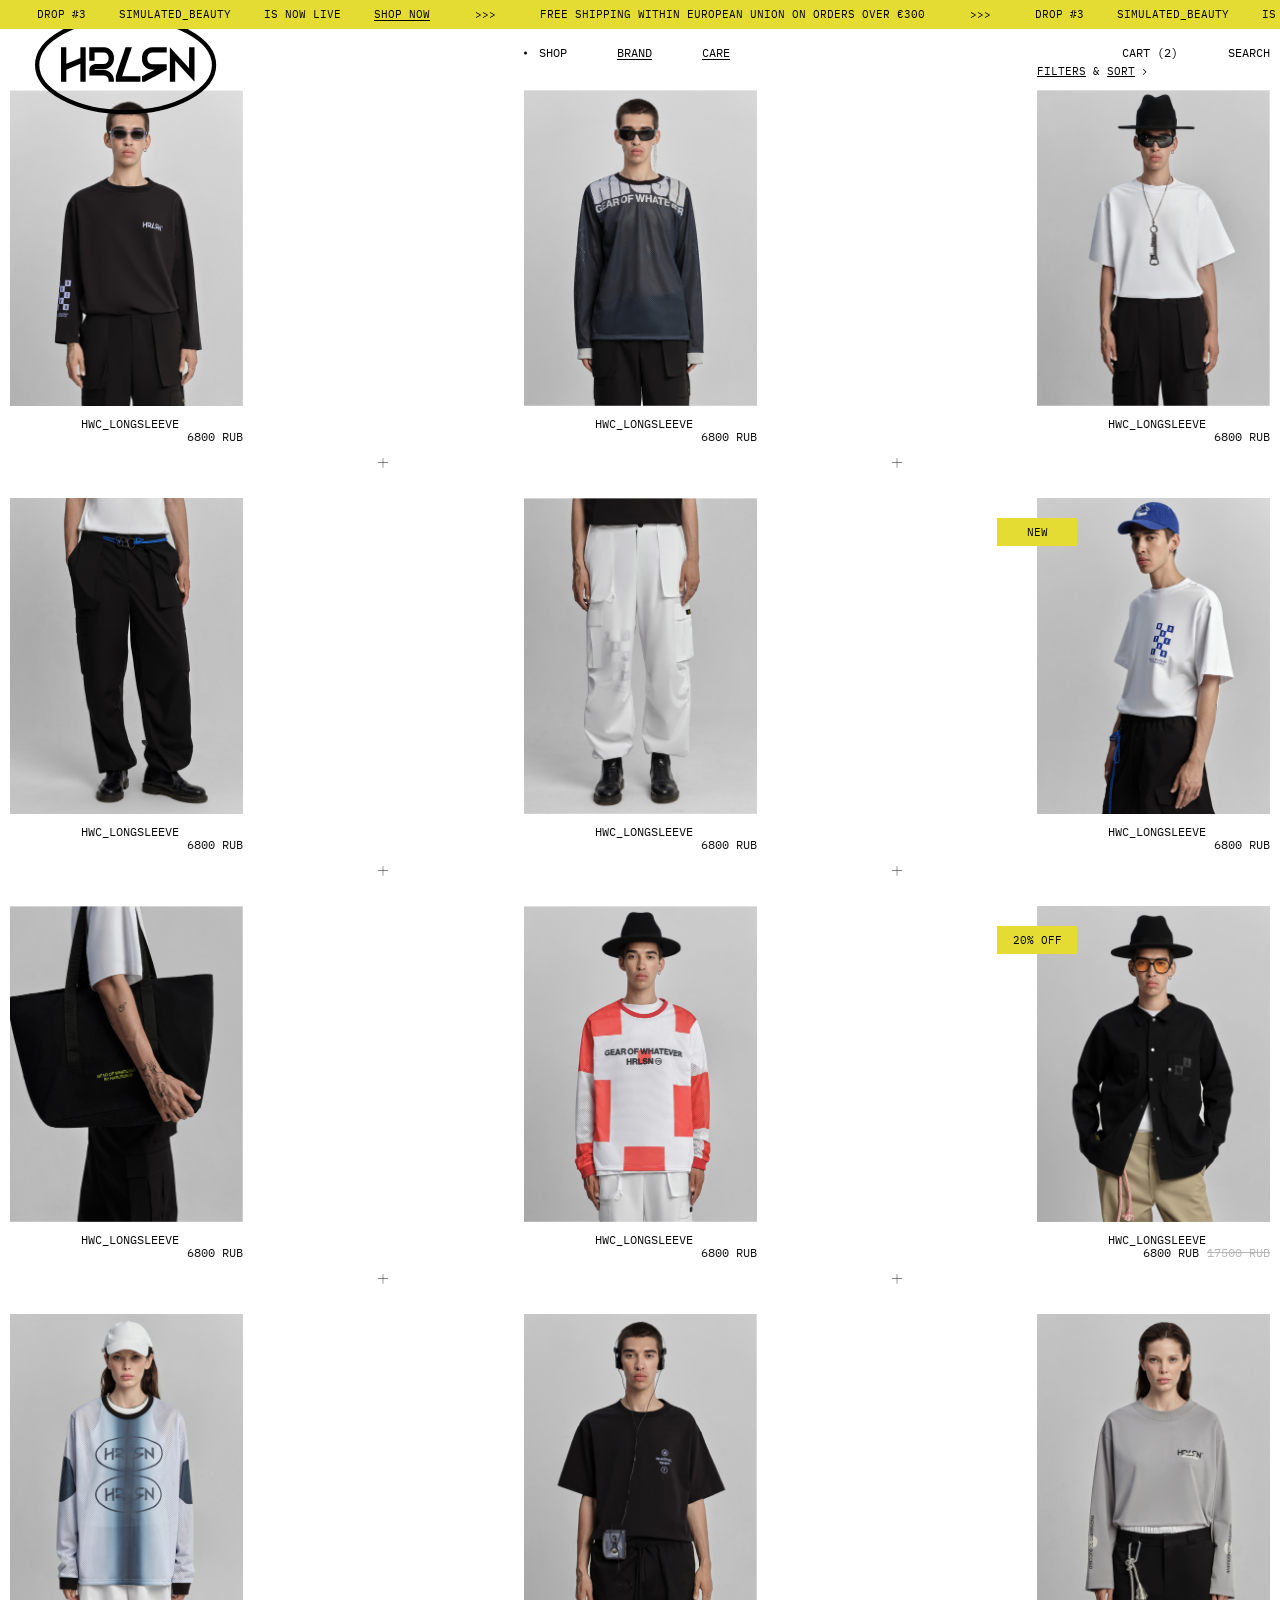
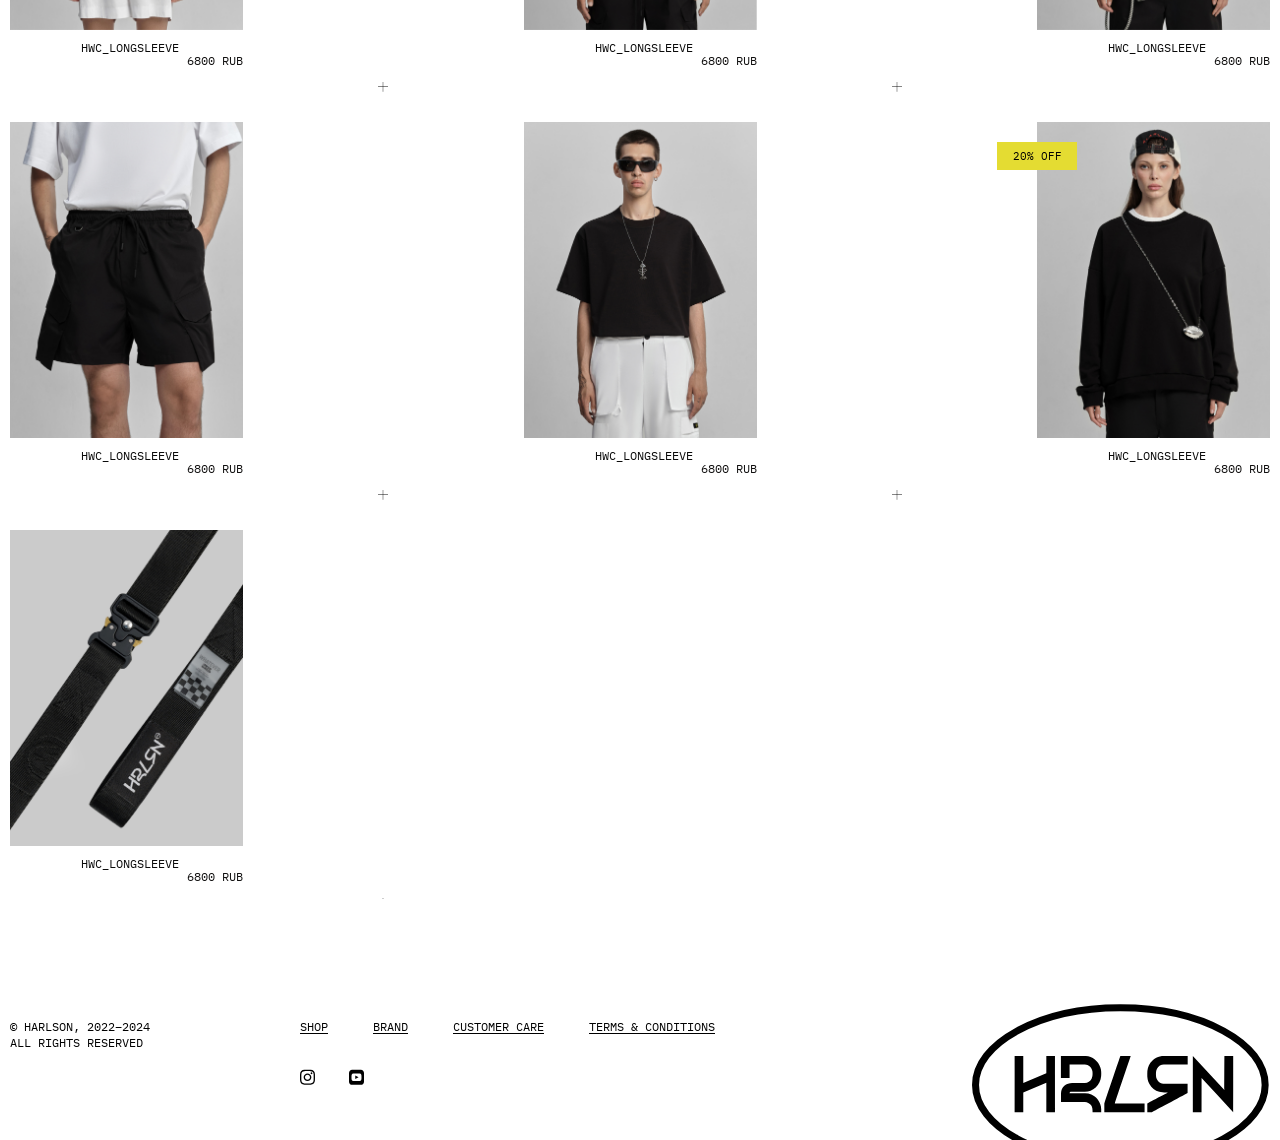
<file: wp-content/themes/hrlsn/assets/catalog.html>
<!DOCTYPE html>
<html lang="en">
<head>
    <meta charset="UTF-8">
    <meta http-equiv="X-UA-Compatible" content="IE=edge">
    <meta name="viewport" content="width=device-width, initial-scale=1.0">
    <title>HRLSN Catalog page</title>
    <link rel="stylesheet" href="css/styles.min.css">
    <script src="js/jquery-3.6.0.min.js" defer></script>
    <script src="js/slick.min.js" defer></script>
    <script src="js/scripts.js" defer></script>
</head>
<body class="catalog">
    <header>
        <div class="h-ticker">
            <div class="h-ticker__wrapper">
                <span class="h-ticker__block">
                    <span class="h-ticker__block__item"><i>drop #3</i><i>simulated_beauty</i><i>is now live</i><i><a href="catalog.html">shop now</a></i></span>
                    <span class="h-ticker__block__item"><i>free shipping within European Union on orders over €300</i></span>
                    <span class="h-ticker__block__item"><i>drop #3</i><i>simulated_beauty</i><i>is now live</i><i><a href="catalog.html">shop now</a></i></span>
                    <span class="h-ticker__block__item"><i>free shipping within European Union on orders over €300</i></span>
                </span>
                <span class="h-ticker__block">
                    <span class="h-ticker__block__item"><i>drop #3</i><i>simulated_beauty</i><i>is now live</i><i><a href="catalog.html">shop now</a></i></span>
                    <span class="h-ticker__block__item"><i>free shipping within European Union on orders over €300</i></span>
                    <span class="h-ticker__block__item"><i>drop #3</i><i>simulated_beauty</i><i>is now live</i><i><a href="catalog.html">shop now</a></i></span>
                    <span class="h-ticker__block__item"><i>free shipping within European Union on orders over €300</i></span>
                </span>
            </div>
        </div>
        <div class="h-main">
            <div class="h-logo">
                <a href="index.html"></a>
            </div>
            <div class="h-mainmenu">
                <ul>
                    <li class="active"><span>shop</span></li>
                    <li><a href="brand.html">brand</a></li>
                    <li><a href="care.html">Care</a></li>
                </ul>
            </div>
            <div class="h-breadcrumbs-filters">
                <div class="h-breadcrumbs h-breadcrumbs--catalog">
                    <ul>
                        <li><a href="index.html">hrlsn.co</a></li>
                        <li><span>shop</span></li>
                    </ul>
                </div>
                <div class="h-filters">
                    <ul>
                        <li class="h-filters__filters"><span><i>filters</i> & <i>sort</i></span></li>
                    </ul>
                    <div class="h-filters__block hidden">
                        <div class="h-filters__block__params">
                            <div class="h-filters__block__params__item">
                                <p>categories</p>
                                <form id="filters-form" method="post">
                                    <label><input type="checkbox" name="p1" checked><i>x</i><span>everything</span></label>
                                    <label><input type="checkbox" name="p2"><i>x</i><span>tops</span></label>
                                    <label><input type="checkbox" name="p3"><i>x</i><span>outwear</span></label>
                                    <label><input type="checkbox" name="p4"><i>x</i><span>sweaters & hoodies</span></label>
                                    <label><input type="checkbox" name="p5"><i>x</i><span>bottoms</span></label>
                                    <label><input type="checkbox" name="p6"><i>x</i><span>bags & accesoires</span></label>  
                                </form>
                            </div>
                            <div class="h-filters__block__params__item">
                                <p>sort</p>
                                <form action="#">
                                    <label><input type="radio" name="sort" value="1" checked><i>x</i><span>trending</span></label>
                                    <label><input type="radio" name="sort" value="2"><i>x</i><span>latest arrivals</span></label>
                                    <label><input type="radio" name="sort" value="3"><i>x</i><span>sale first</span></label>
                                    <label><input type="radio" name="sort" value="4"><i>x</i><span>price high to low</span></label>
                                    <label><input type="radio" name="sort" value="5"><i>x</i><span>price low to high</span></label>
                                </form>
                            </div>
                        </div>
                        <div class="h-filters__block__apply">
                            <span>[ <i>save & close</i> ]</span>
                        </div>
                        <span class="h-filters__block__close"></span>
                    </div>
                </div>
            </div>
            <div class="h-mobmenu-link">
                <span>menu</span>
            </div>
            <div class="h-links">
                <ul>
                    <li class="h-links__cart"><a href="cart.html">cart (<i>2</i>)</a></li>
                    <li class="h-links__search"><span>search</span></li>
                    <li class="h-links__search-close"><span>[ <i class="link">close</i> ]</span></li>
                </ul>
            </div>
        </div>
        <div class="h-search h-search--desktop">
            <p class="h-search__title">shop search</p>
            <div class="h-search__form">
                <form action="search.html">
                    <div class="h-search__form__input">
                        <input type="text" name="search" placeholder="Enter your request">
                    </div>
                    <div class="h-search__form__submit">
                        <button type="submit">[ <i class="link">search</i> ]</button>
                    </div>
                </form>
            </div>
        </div>
        <div class="h-mobmenu">
            <div class="h-mobmenu__wrapper">
                <div class="h-mobmenu__header">
                    <a class="h-mobmenu__header__logo" href="/"></a>
                    <span class="h-mobmenu__header__close">[close menu]</span>
                </div>
                <div class="h-mobmenu__main">
                    <ul>
                        <li><a href="catalog.html">Shop</a></li>
                        <li><a href="brand.html">Brand</a></li>
                        <li><a href="care.html">Customer care</a></li>
                        <li><a href="cart.html">Cart [<i>2</i>]</a></li>
                    </ul>
                </div>
                <div class="h-mobmenu__footer">
                    <p class="cross-styled"><span class="link search-moblink">search</span></p>
                    <p><a href="#">Shipping & returns</a></p>
                    <p><a href="#">online chat (whatsapp)</a></p>
                </div>
                <div class="h-search h-search--mobile">
                    <p class="h-search__title">shop search</p>
                    <div class="h-search__form">
                        <form action="search.html">
                            <div class="h-search__form__input">
                                <input type="text" name="search" placeholder="Enter your request">
                            </div>
                            <div class="h-search__form__submit">
                                <button type="submit">[ <i class="link">search</i> ]</button>
                            </div>
                        </form>
                    </div>
                </div>
            </div>
        </div>
    </header>
    <main class="container">
        <div class="catalog-page">
            <ul class="prod-list prod-list--catalog">
                <li class="prod-list__item">
                    <div class="prod-list__item__image">
                        <a href="product.html">
                            <img src="img/catalog_1.jpg" alt="hrlsn" width="238" height="322">
                            <img src="img/catalog_5.jpg" alt="hrlsn" width="238" height="322">
                        </a>
                    </div>
                    <div class="prod-list__item__name">
                        <a href="product.html">hwc_longsleeve</a>
                    </div>
                    <div class="prod-list__item__form">
                        <ul class="prod-list__item__form__sizes">
                            <li><span>s</span></li>
                            <li><span>m</span></li>
                            <li><span>l</span></li>
                            <li><span>xl</span></li>
                        </ul>
                        <div class="prod-list__item__form__price">
                            <span>6800 RUB</span>
                        </div>
                    </div>
                </li>
                <li class="prod-list__item">
                    <div class="prod-list__item__image">
                        <a href="product.html">
                            <img src="img/catalog_2.jpg" alt="hrlsn" width="238" height="322">
                            <img src="img/catalog_3.jpg" alt="hrlsn" width="238" height="322">
                        </a>
                    </div>
                    <div class="prod-list__item__name">
                        <a href="product.html">hwc_longsleeve</a>
                    </div>
                    <div class="prod-list__item__form">
                        <ul class="prod-list__item__form__sizes">
                            <li><span>s</span></li>
                            <li><span>m</span></li>
                            <li><span>l</span></li>
                            <li><span>xl</span></li>
                        </ul>
                        <div class="prod-list__item__form__price">
                            <span>6800 RUB</span>
                        </div>
                    </div>
                    <div class="prod-list__item__sizes">
                        
                    </div>
                </li>
                <li class="prod-list__item">
                    <div class="prod-list__item__image">
                        <a href="product.html">
                            <img src="img/catalog_3.jpg" alt="hrlsn" width="238" height="322">
                            <img src="img/catalog_2.jpg" alt="hrlsn" width="238" height="322">
                        </a>
                    </div>
                    <div class="prod-list__item__name">
                        <a href="product.html">hwc_longsleeve</a>
                    </div>
                    <div class="prod-list__item__form">
                        <ul class="prod-list__item__form__sizes">
                            <li><span>s</span></li>
                            <li><span>m</span></li>
                            <li><span>l</span></li>
                            <li><span>xl</span></li>
                        </ul>
                        <div class="prod-list__item__form__price">
                            <span>6800 RUB</span>
                        </div>
                    </div>
                </li>
                <li class="prod-list__item">
                    <div class="prod-list__item__image">
                        <a href="product.html">
                            <img src="img/catalog_4.jpg" alt="hrlsn" width="238" height="322">
                            <img src="img/catalog_5.jpg" alt="hrlsn" width="238" height="322">
                        </a>
                    </div>
                    <div class="prod-list__item__name">
                        <a href="product.html">hwc_longsleeve</a>
                    </div>
                    <div class="prod-list__item__form">
                        <ul class="prod-list__item__form__sizes">
                            <li><span>s</span></li>
                            <li><span>m</span></li>
                            <li><span>l</span></li>
                            <li><span>xl</span></li>
                        </ul>
                        <div class="prod-list__item__form__price">
                            <span>6800 RUB</span>
                        </div>
                    </div>
                </li>
                <li class="prod-list__item">
                    <div class="prod-list__item__image">
                        <a href="product.html">
                            <img src="img/catalog_5.jpg" alt="hrlsn" width="238" height="322">
                            <img src="img/catalog_1.jpg" alt="hrlsn" width="238" height="322">
                        </a>
                    </div>
                    <div class="prod-list__item__name">
                        <a href="product.html">hwc_longsleeve</a>
                    </div>
                    <div class="prod-list__item__form">
                        <ul class="prod-list__item__form__sizes">
                            <li><span>s</span></li>
                            <li><span>m</span></li>
                            <li><span>l</span></li>
                            <li><span>xl</span></li>
                        </ul>
                        <div class="prod-list__item__form__price">
                            <span>6800 RUB</span>
                        </div>
                    </div>
                </li>
                <li class="prod-list__item">
                    <div class="prod-list__item__label">
                        <span>new</span>
                    </div>
                    <div class="prod-list__item__image">
                        <a href="product.html">
                            <img src="img/catalog_6.jpg" alt="hrlsn" width="238" height="322">
                            <img src="img/catalog_5.jpg" alt="hrlsn" width="238" height="322">
                        </a>
                    </div>
                    <div class="prod-list__item__name">
                        <a href="product.html">hwc_longsleeve</a>
                    </div>
                    <div class="prod-list__item__form">
                        <ul class="prod-list__item__form__sizes">
                            <li><span>s</span></li>
                            <li><span>m</span></li>
                            <li><span>l</span></li>
                            <li><span>xl</span></li>
                        </ul>
                        <div class="prod-list__item__form__price">
                            <span>6800 RUB</span>
                        </div>
                    </div>
                </li>
                <li class="prod-list__item">
                    <div class="prod-list__item__image">
                        <a href="product.html">
                            <img src="img/catalog_7.jpg" alt="hrlsn" width="238" height="322">
                            <img src="img/catalog_5.jpg" alt="hrlsn" width="238" height="322">
                        </a>
                    </div>
                    <div class="prod-list__item__name">
                        <a href="product.html">hwc_longsleeve</a>
                    </div>
                    <div class="prod-list__item__form">
                        <ul class="prod-list__item__form__sizes">
                            <li><span>s</span></li>
                            <li><span>m</span></li>
                            <li><span>l</span></li>
                            <li><span>xl</span></li>
                        </ul>
                        <div class="prod-list__item__form__price">
                            <span>6800 RUB</span>
                        </div>
                    </div>
                </li>
                <li class="prod-list__item">
                    <div class="prod-list__item__image">
                        <a href="product.html">
                            <img src="img/catalog_8.jpg" alt="hrlsn" width="238" height="322">
                            <img src="img/catalog_5.jpg" alt="hrlsn" width="238" height="322">
                        </a>
                    </div>
                    <div class="prod-list__item__name">
                        <a href="product.html">hwc_longsleeve</a>
                    </div>
                    <div class="prod-list__item__form">
                        <ul class="prod-list__item__form__sizes">
                            <li><span>s</span></li>
                            <li><span>m</span></li>
                            <li><span>l</span></li>
                            <li><span>xl</span></li>
                        </ul>
                        <div class="prod-list__item__form__price">
                            <span>6800 RUB</span>
                        </div>
                    </div>
                </li>
                <li class="prod-list__item">
                    <div class="prod-list__item__label">
                        <span>20% off</span>
                    </div>
                    <div class="prod-list__item__image">
                        <a href="product.html">
                            <img src="img/catalog_9.jpg" alt="hrlsn" width="238" height="322">
                            <img src="img/catalog_5.jpg" alt="hrlsn" width="238" height="322">
                        </a>
                    </div>
                    <div class="prod-list__item__name">
                        <a href="product.html">hwc_longsleeve</a>
                    </div>
                    <div class="prod-list__item__form">
                        <ul class="prod-list__item__form__sizes">
                            <li><span>s</span></li>
                            <li><span>m</span></li>
                            <li><span>l</span></li>
                            <li><span>xl</span></li>
                        </ul>
                        <div class="prod-list__item__form__price">
                            <span>6800 RUB</span>
                            <span class="prod-list__item__form__price__old">17500 RUB</span>
                        </div>
                    </div>
                </li>
                <li class="prod-list__item">
                    <div class="prod-list__item__image">
                        <a href="product.html">
                            <img src="img/catalog_10.jpg" alt="hrlsn" width="238" height="322">
                            <img src="img/catalog_5.jpg" alt="hrlsn" width="238" height="322">
                        </a>
                    </div>
                    <div class="prod-list__item__name">
                        <a href="product.html">hwc_longsleeve</a>
                    </div>
                    <div class="prod-list__item__form">
                        <ul class="prod-list__item__form__sizes">
                            <li><span>s</span></li>
                            <li><span>m</span></li>
                            <li><span>l</span></li>
                            <li><span>xl</span></li>
                        </ul>
                        <div class="prod-list__item__form__price">
                            <span>6800 RUB</span>
                        </div>
                    </div>
                </li>
                <li class="prod-list__item">
                    <div class="prod-list__item__image">
                        <a href="product.html">
                            <img src="img/catalog_11.jpg" alt="hrlsn" width="238" height="322">
                            <img src="img/catalog_5.jpg" alt="hrlsn" width="238" height="322">
                        </a>
                    </div>
                    <div class="prod-list__item__name">
                        <a href="product.html">hwc_longsleeve</a>
                    </div>
                    <div class="prod-list__item__form">
                        <ul class="prod-list__item__form__sizes">
                            <li><span>s</span></li>
                            <li><span>m</span></li>
                            <li><span>l</span></li>
                            <li><span>xl</span></li>
                        </ul>
                        <div class="prod-list__item__form__price">
                            <span>6800 RUB</span>
                        </div>
                    </div>
                </li>
                <li class="prod-list__item">
                    <div class="prod-list__item__image">
                        <a href="product.html">
                            <img src="img/catalog_12.jpg" alt="hrlsn" width="238" height="322">
                            <img src="img/catalog_5.jpg" alt="hrlsn" width="238" height="322">
                        </a>
                    </div>
                    <div class="prod-list__item__name">
                        <a href="product.html">hwc_longsleeve</a>
                    </div>
                    <div class="prod-list__item__form">
                        <ul class="prod-list__item__form__sizes">
                            <li><span>s</span></li>
                            <li><span>m</span></li>
                            <li><span>l</span></li>
                            <li><span>xl</span></li>
                        </ul>
                        <div class="prod-list__item__form__price">
                            <span>6800 RUB</span>
                        </div>
                    </div>
                </li>
                <li class="prod-list__item">
                    <div class="prod-list__item__image">
                        <a href="product.html">
                            <img src="img/catalog_13.jpg" alt="hrlsn" width="238" height="322">
                            <img src="img/catalog_5.jpg" alt="hrlsn" width="238" height="322">
                        </a>
                    </div>
                    <div class="prod-list__item__name">
                        <a href="product.html">hwc_longsleeve</a>
                    </div>
                    <div class="prod-list__item__form">
                        <ul class="prod-list__item__form__sizes">
                            <li><span>s</span></li>
                            <li><span>m</span></li>
                            <li><span>l</span></li>
                            <li><span>xl</span></li>
                        </ul>
                        <div class="prod-list__item__form__price">
                            <span>6800 RUB</span>
                        </div>
                    </div>
                </li>
                <li class="prod-list__item">
                    <div class="prod-list__item__image">
                        <a href="product.html">
                            <img src="img/catalog_14.jpg" alt="hrlsn" width="238" height="322">
                            <img src="img/catalog_5.jpg" alt="hrlsn" width="238" height="322">
                        </a>
                    </div>
                    <div class="prod-list__item__name">
                        <a href="product.html">hwc_longsleeve</a>
                    </div>
                    <div class="prod-list__item__form">
                        <ul class="prod-list__item__form__sizes">
                            <li><span>s</span></li>
                            <li><span>m</span></li>
                            <li><span>l</span></li>
                            <li><span>xl</span></li>
                        </ul>
                        <div class="prod-list__item__form__price">
                            <span>6800 RUB</span>
                        </div>
                    </div>
                </li>
                <li class="prod-list__item">
                    <div class="prod-list__item__label">
                        <span>20% off</span>
                    </div>
                    <div class="prod-list__item__image">
                        <a href="product.html">
                            <img src="img/catalog_15.jpg" alt="hrlsn" width="238" height="322">
                            <img src="img/catalog_5.jpg" alt="hrlsn" width="238" height="322">
                        </a>
                    </div>
                    <div class="prod-list__item__name">
                        <a href="product.html">hwc_longsleeve</a>
                    </div>
                    <div class="prod-list__item__form">
                        <ul class="prod-list__item__form__sizes">
                            <li><span>s</span></li>
                            <li><span>m</span></li>
                            <li><span>l</span></li>
                            <li><span>xl</span></li>
                        </ul>
                        <div class="prod-list__item__form__price">
                            <span>6800 RUB</span>
                        </div>
                    </div>
                </li>
                <li class="prod-list__item">
                    <div class="prod-list__item__image">
                        <a href="product.html">
                            <img src="img/catalog_16.jpg" alt="hrlsn" width="238" height="322">
                            <img src="img/catalog_5.jpg" alt="hrlsn" width="238" height="322">
                        </a>
                    </div>
                    <div class="prod-list__item__name">
                        <a href="product.html">hwc_longsleeve</a>
                    </div>
                    <div class="prod-list__item__form">
                        <ul class="prod-list__item__form__sizes">
                            <li><span>s</span></li>
                            <li><span>m</span></li>
                            <li><span>l</span></li>
                            <li><span>xl</span></li>
                        </ul>
                        <div class="prod-list__item__form__price">
                            <span>6800 RUB</span>
                        </div>
                    </div>
                </li>
            </ul>
        </div>
    </main>
    <footer>
        <div class="container">
            <div class="f-wrapper">
                <div class="f-copyright">
                    <p>© harlson, 2022–2024</p>
                    <p>all rights reserved</p>
                </div>
                <div class="f-menu">
                    <ul>
                        <li><a href="catalog.html">shop</a></li>
                        <li><a href="brand.html">brand</a></li>
                        <li><a href="care.html">customer care</a></li>
                        <li><a href="terms.html">terms & conditions</a></li>
                    </ul>
                </div>
                <div class="f-social">
                    <ul class="f-social__links">
                        <li class="f-social__links__icon f-social__links__icon--instagram"><a href="#"></a></li>
                        <li class="f-social__links__icon f-social__links__icon--youtube"><a href="#"></a></li>
                    </ul>
                </div>
            </div>
            <div class="f-logo">
                <a href="index.html"></a>
            </div>
        </div>
    </footer>
</body>
</html>
</file>
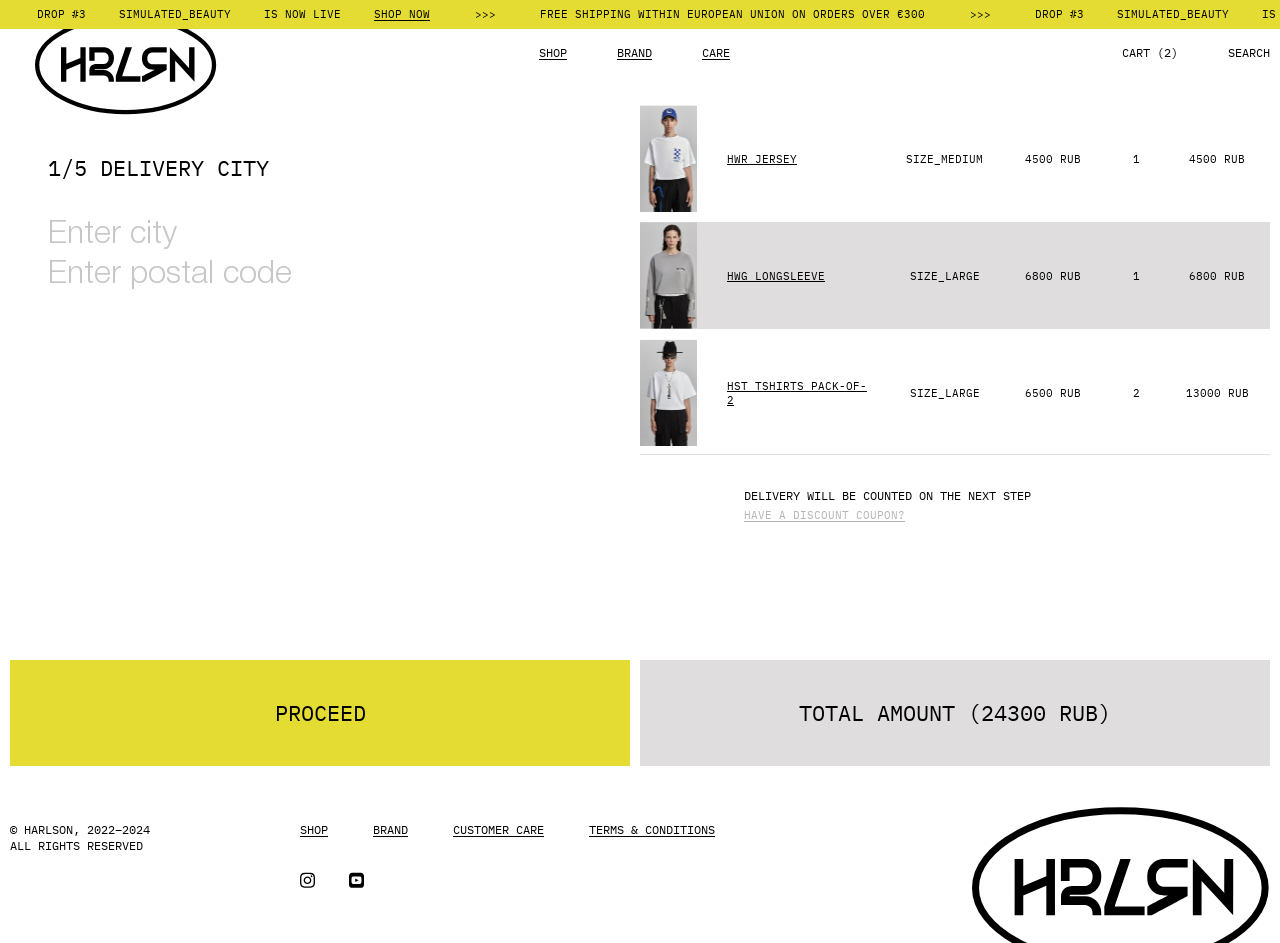
<file: wp-content/themes/hrlsn/assets/checkout.html>
<!DOCTYPE html>
<html lang="en">
<head>
    <meta charset="UTF-8">
    <meta http-equiv="X-UA-Compatible" content="IE=edge">
    <meta name="viewport" content="width=device-width, initial-scale=1.0">
    <title>HRLSN Checkout page</title>
    <link rel="stylesheet" href="css/styles.min.css">
    <script src="js/jquery-3.6.0.min.js" defer></script>
    <script src="js/slick.min.js" defer></script>
    <script src="js/scripts.js" defer></script>
</head>
<body class="checkout">
    <header>
        <div class="h-ticker">
            <div class="h-ticker__wrapper">
                <span class="h-ticker__block">
                    <span class="h-ticker__block__item"><i>drop #3</i><i>simulated_beauty</i><i>is now live</i><i><a href="catalog.html">shop now</a></i></span>
                    <span class="h-ticker__block__item"><i>free shipping within European Union on orders over €300</i></span>
                    <span class="h-ticker__block__item"><i>drop #3</i><i>simulated_beauty</i><i>is now live</i><i><a href="catalog.html">shop now</a></i></span>
                    <span class="h-ticker__block__item"><i>free shipping within European Union on orders over €300</i></span>
                </span>
                <span class="h-ticker__block">
                    <span class="h-ticker__block__item"><i>drop #3</i><i>simulated_beauty</i><i>is now live</i><i><a href="catalog.html">shop now</a></i></span>
                    <span class="h-ticker__block__item"><i>free shipping within European Union on orders over €300</i></span>
                    <span class="h-ticker__block__item"><i>drop #3</i><i>simulated_beauty</i><i>is now live</i><i><a href="catalog.html">shop now</a></i></span>
                    <span class="h-ticker__block__item"><i>free shipping within European Union on orders over €300</i></span>
                </span>
            </div>
        </div>
        <div class="h-main">
            <div class="h-logo">
                <a href="index.html"></a>
            </div>
            <div class="h-mainmenu">
                <ul>
                    <li><a href="catalog.html">shop</a></li>
                    <li><a href="brand.html">brand</a></li>
                    <li><a href="care.html">Care</a></li>
                </ul>
            </div>
            <div class="h-breadcrumbs-filters">
                <div class="h-breadcrumbs">
                    <ul>
                        <li><a href="index.html">hrlsn.co</a></li>
                        <li><span>shop</span></li>
                        <li><span>checkout</span></li>
                    </ul>
                </div>
            </div>
            <div class="h-mobmenu-link">
                <span>menu</span>
            </div>
            <div class="h-links">
                <ul>
                    <li class="h-links__cart h-links__cart--active"><a href="cart.html">cart (<i>2</i>)</a></li>
                    <li class="h-links__search"><span>search</span></li>
                    <li class="h-links__search-close"><span>[ <i class="link">close</i> ]</span></li>
                    <li class="h-links__cart-link"><a href="cart.html">[edit order]</a></li>
                </ul>
            </div>
        </div>
        <div class="h-search h-search--desktop">
            <p class="h-search__title">shop search</p>
            <div class="h-search__form">
                <form action="search.html">
                    <div class="h-search__form__input">
                        <input type="text" name="search" placeholder="Enter your request">
                    </div>
                    <div class="h-search__form__submit">
                        <button type="submit">[ <i class="link">search</i> ]</button>
                    </div>
                </form>
            </div>
        </div>
        <div class="h-mobmenu">
            <div class="h-mobmenu__wrapper">
                <div class="h-mobmenu__header">
                    <a class="h-mobmenu__header__logo" href="/"></a>
                    <span class="h-mobmenu__header__close">[close menu]</span>
                </div>
                <div class="h-mobmenu__main">
                    <ul>
                        <li><a href="catalog.html">Shop</a></li>
                        <li><a href="brand.html">Brand</a></li>
                        <li><a href="care.html">Customer care</a></li>
                        <li><a href="cart.html">Cart [<i>2</i>]</a></li>
                    </ul>
                </div>
                <div class="h-mobmenu__footer">
                    <p class="cross-styled"><span class="link search-moblink">search</span></p>
                    <p><a href="#">Shipping & returns</a></p>
                    <p><a href="#">online chat (whatsapp)</a></p>
                </div>
                <div class="h-search h-search--mobile">
                    <p class="h-search__title">shop search</p>
                    <div class="h-search__form">
                        <form action="search.html">
                            <div class="h-search__form__input">
                                <input type="text" name="search" placeholder="Enter your request">
                            </div>
                            <div class="h-search__form__submit">
                                <button type="submit">[ <i class="link">search</i> ]</button>
                            </div>
                        </form>
                    </div>
                </div>
            </div>
        </div>
    </header>
    <main class="container container--checkout">
        <div class="checkout-page">
            <div class="checkout-page__left">
                
                <div class="ch-sequence">
                    <div class="woocommerce">
                
                        <form name="checkout" method="post" class="checkout woocommerce-checkout  "
                            action="checkout.html" enctype="multipart/form-data">
                
                            <input type="hidden" name="ch-language" value="en">
                
                            <div class="ch-stage ch-stage--active" data-stage="city">
                                <div class="ch-stage__stage">1/5 Delivery city</div>
                                <div class="ch-stage__body">
                                    <input type="text" name="agami_checkout_city_field" placeholder="Enter city" value=""
                                         autocapitalize="off" spellcheck="false"
                                        class="suggestions-input" style="box-sizing: border-box;">
                                    <div class="suggestions-wrapper">
                                        <div class="suggestions-suggestions" style="display: none;"></div>
                                    </div>
                                    <span class="agami-error"></span>
                                    <span data-error="city" class="ch-stage__body__error hidden">City is not selected</span>
                                    <p class="form-row form-row-wide address-field" id="billing_postcode_field" data-priority="65"><span
                                            class="woocommerce-input-wrapper"><input type="text" class="input-text "
                                                name="billing_postcode" id="billing_postcode" placeholder="Enter postal code" value=""
                                                ></span></p> <span data-error="postcode"
                                        class="ch-stage__body__error hidden">Postal code length is less that 5 digits</span>
                                </div>
                            </div>
                
                            <div class="ch-stage" data-stage="delivery">
                                <div class="ch-stage__stage">2/5 Delivery method</div>
                                <div id="delivery-methods-copy"></div>
                
                                <ul id="shipping_method_new" class="woocommerce-shipping-methods">
                                    <li class="shipping_list_flat_rate40">
                                        <label for="shipping_method_0_flat_rate40" class="ch-stage__body__radio radio-block">
                                            <input type="radio" name="shipping_method[0]" data-index="0"
                                                id="shipping_method_0_flat_rate40" value="flat_rate:40" class="shipping_method" checked>
                                                <i>x</i> <span>Post NL delivery € 10</span>
                                        </label>
                                        <div></div>
                                    </li>
                                    <li class="shipping_list_local_pickup54">
                                        <label for="shipping_method_0_local_pickup54" class="ch-stage__body__radio radio-block">
                                            <input type="radio" name="shipping_method[0]" data-index="0"
                                                id="shipping_method_0_local_pickup54" value="local_pickup:54" class="shipping_method">
                                                <i>x</i> <span>Pick-up in Amsterdam West x€ 0</span>
                                        </label>
                                        <div></div>
                                    </li> 
                                </ul>
                
                                <div class="ch-delivery-error hidden"></div>
                
                                <input type="hidden" name="ch-delivery-id" value="">
                                <input type="hidden" name="ch-delivery-label" value="Delivery method is not selected">
                                <input type="hidden" name="ch-delivery-price" value="">
                
                                <div class="ch-stage__info ch-stage__info--deliverydesc">
                                    <span class="ch-stage__info__free_shipping hidden">You will receive an SMS from Boxberry service
                                        with the delivery interval, then a courier will call you an hour in advance.</span>
                                    <span class="ch-stage__info__local_pickup hidden"><i class="text--highlight">Address: Nieuwpoortkade
                                            2a</i><br>This option is available only on weekdays from 11:00 to 18:00 by appointment. The
                                        order can be picked up after receiving a letter confirming it has been processed and packed.
                                        After receiving this letter please let us know about the time of your visit via email or
                                        WhatsApp.</span>
                                    <span class="ch-stage__info__boxberry_self hidden">You will receive an SMS when your order is ready
                                        for pickup.</span>
                                    <span class="ch-stage__info__boxberry_courier hidden">You will receive an SMS from Boxberry service
                                        with the delivery interval, then a courier will call you an hour in advance.</span>
                                    <span class="ch-stage__info__bxb hidden">
                                        Duties and taxes applied in the country of destination are included in the price only for EU
                                        countries. <br><br>
                                        Delivery takes 15-20 business days on average but may take longer due to unforeseeable delays on
                                        the courier's end (weather, cargo loads, traffic, etc). </span>
                
                                    <span data-error="boxberry" class="ch-stage__body__error hidden">Point of issue is not
                                        selected</span>
                                </div>
                            </div>
                
                
                            <div class="ch-stage " data-stage="details">
                                <div class="ch-stage__stage">3/5 Delivery details</div>
                                <div class="ch-stage__body">
                                    <div class="ch-stage__body__required">
                                        <p class="form-row form-row-first validate-required" id="billing_first_name_field"
                                            data-priority="10"><span class="woocommerce-input-wrapper"><input type="text"
                                                    class="input-text " name="billing_first_name" id="billing_first_name"
                                                    placeholder="First name" value="" 
                                                    aria-describedby="billing_first_name-description"><span class="description"
                                                    id="billing_first_name-description" aria-hidden="true"><span data-error="first_name"
                                                        class="ch-stage__body__error hidden">First name is not filled</span><span
                                                        class="clear"></span></span></span></p>
                                        <p class="form-row form-row-last validate-required" id="billing_last_name_field"
                                            data-priority="20"><span class="woocommerce-input-wrapper"><input type="text"
                                                    class="input-text " name="billing_last_name" id="billing_last_name"
                                                    placeholder="Last name" value="" 
                                                    aria-describedby="billing_last_name-description"><span class="description"
                                                    id="billing_last_name-description" aria-hidden="true"><span data-error="last_name"
                                                        class="ch-stage__body__error hidden">Last name is not filled</span><span
                                                        class="clear"></span></span></span></p>
                                        <p class="clear"></p>
                                    </div>
                                    <div class="ch-stage__body__required">
                                        <p class="form-row form-row-wide validate-required validate-email" id="billing_email_field"
                                            data-priority="24"><span class="woocommerce-input-wrapper"><input type="email"
                                                    class="input-text " name="billing_email" id="billing_email" placeholder="E-mail"
                                                    value="" 
                                                    aria-describedby="billing_email-description"><span class="description"
                                                    id="billing_email-description" aria-hidden="true"><span data-error="email"
                                                        class="ch-stage__body__error hidden">Email is not filled</span><span
                                                        data-error="email_format" class="ch-stage__body__error hidden">Wrong email
                                                        format</span><span class="clear"></span></span></span></p>
                                    </div>
                                    <div class="ch-stage__body__required">
                                        <p class="form-row form-row-wide validate-required validate-phone" id="billing_phone_field"
                                            data-priority="22"><span class="woocommerce-input-wrapper"><input type="tel"
                                                    class="input-text " name="billing_phone" id="billing_phone"
                                                    placeholder="Mobile phone" value="" 
                                                    aria-describedby="billing_phone-description"><span class="description"
                                                    id="billing_phone-description" aria-hidden="true"><span data-error="phone"
                                                        class="ch-stage__body__error hidden">Phone is not filled</span><span
                                                        data-error="phone_format" class="ch-stage__body__error hidden">The phone must
                                                        contain at least 9 digits</span><span class="clear"></span></span></span></p>
                                    </div>
                
                                    <div class="ch-stage__body__required ">
                                        <p class="form-row form-row-third first" id="billing_street_name_field" data-priority="60"><span
                                                class="woocommerce-input-wrapper"><input type="text" class="input-text "
                                                    name="billing_street_name" id="billing_street_name" placeholder="Street" value=""
                                                    aria-describedby="billing_street_name-description"><span class="description"
                                                    id="billing_street_name-description" aria-hidden="true"><span data-error="street"
                                                        class="ch-stage__body__error hidden">Street is not filled</span><span
                                                        class="clear"></span></span></span></p>
                                    </div>
                                    <div class="ch-stage__body__required ">
                                        <p class="form-row form-row-third" id="billing_house_number_field" data-priority="61"><span
                                                class="woocommerce-input-wrapper"><input type="text" class="input-text "
                                                    name="billing_house_number" id="billing_house_number" placeholder="House No."
                                                    value="" aria-describedby="billing_house_number-description"><span
                                                    class="description" id="billing_house_number-description" aria-hidden="true"><span
                                                        data-error="house" class="ch-stage__body__error hidden">House No. is not
                                                        filled</span><span class="clear"></span></span></span></p>
                                        <p class="clear"></p>
                                    </div>
                
                                    <div class="ch-stage__body__notrequired ">
                                        <p class="form-row form-row-wide address-field" id="billing_address_2_field" data-priority="60">
                                            <span class="woocommerce-input-wrapper"><input type="text" class="input-text "
                                                    name="billing_address_2" id="billing_address_2"
                                                    placeholder="Apartment, suite, etc." value=""
                                                    ></span></p>
                                    </div>
                
                                    <div class="ch-stage__body__required hidden">
                                        <p class="form-row form-row-wide">
                                            <span class="woocommerce-input-wrapper">
                                                <input class="suggestions-input input-text" name="agami_checkout_address_field"
                                                    placeholder="Enter delivery address" value="" >
                                                <span class="description" id="billing_address-description" aria-hidden="true"
                                                    style="display: none;">
                                                    <span data-error="address" class="ch-stage__body__error hidden">Address is not
                                                        filled</span><span class="clear"></span>
                                                </span>
                                            </span>
                                        </p>
                                    </div>
                                    <div class="ch-stage__body__not-required">
                                        <p class="form-row notes" id="order_comments_field" data-priority=""><span
                                                class="woocommerce-input-wrapper"><textarea name="order_comments" class="input-text "
                                                    id="order_comments" placeholder="Comment" rows="2" cols="5"></textarea></span></p>
                                        <span class="link link--round link--notreq">not required</span>
                                    </div>
                                    <div class="ch-stage__body__systemfields hidden">
                                        <div id="wc-stripe-payment-request-wrapper" style="clear:both;padding-top:1.5em;display:none;">
                                            <div id="wc-stripe-payment-request-button">
                                                <!-- A Stripe Element will be inserted here. -->
                                            </div>
                                        </div>
                                        <p id="wc-stripe-payment-request-button-separator" style="display:none;"><span>OR</span></p>
                                        <div id="customer_details">
                                            <div class="woocommerce-billing-fields__field-wrapper">
                                                <p class="form-row form-row-wide address-field update_totals_on_change validate-required"
                                                    id="billing_country_field" data-priority="40"><label for="billing_country"
                                                        class="">Country / Region&nbsp;<abbr class="required"
                                                            title="required">*</abbr></label><span
                                                        class="woocommerce-input-wrapper"><select name="billing_country"
                                                            id="billing_country" class="country_to_state country_select "
                                                             data-placeholder="Select a country / region…"
                                                            data-label="Country / Region">
                                                            <option value="">Select a country / region…</option>
                                                            <option value="AF">Afghanistan</option>
                                                            <option value="AL">Albania</option>
                                                            <option value="DZ">Algeria</option>
                                                            <option value="AS">American Samoa</option>
                                                            <option value="AD">Andorra</option>
                                                            <option value="AO">Angola</option>
                                                            <option value="AI">Anguilla</option>
                                                            <option value="AQ">Antarctica</option>
                                                            <option value="AG">Antigua and Barbuda</option>
                                                            <option value="AR">Argentina</option>
                                                            <option value="AM">Armenia</option>
                                                            <option value="AW">Aruba</option>
                                                            <option value="AU">Australia</option>
                                                            <option value="AT">Austria</option>
                                                            <option value="AZ">Azerbaijan</option>
                                                            <option value="BS">Bahamas</option>
                                                            <option value="BH">Bahrain</option>
                                                            <option value="BD">Bangladesh</option>
                                                            <option value="BB">Barbados</option>
                                                            <option value="BY">Belarus</option>
                                                            <option value="PW">Belau</option>
                                                            <option value="BE">Belgium</option>
                                                            <option value="BZ">Belize</option>
                                                            <option value="BJ">Benin</option>
                                                            <option value="BM">Bermuda</option>
                                                            <option value="BT">Bhutan</option>
                                                            <option value="BO">Bolivia</option>
                                                            <option value="BQ">Bonaire, Saint Eustatius and Saba</option>
                                                            <option value="BA">Bosnia and Herzegovina</option>
                                                            <option value="BW">Botswana</option>
                                                            <option value="BV">Bouvet Island</option>
                                                            <option value="BR">Brazil</option>
                                                            <option value="IO">British Indian Ocean Territory</option>
                                                            <option value="BN">Brunei</option>
                                                            <option value="BG">Bulgaria</option>
                                                            <option value="BF">Burkina Faso</option>
                                                            <option value="BI">Burundi</option>
                                                            <option value="KH">Cambodia</option>
                                                            <option value="CM">Cameroon</option>
                                                            <option value="CA">Canada</option>
                                                            <option value="CV">Cape Verde</option>
                                                            <option value="KY">Cayman Islands</option>
                                                            <option value="CF">Central African Republic</option>
                                                            <option value="TD">Chad</option>
                                                            <option value="CL">Chile</option>
                                                            <option value="CN">China</option>
                                                            <option value="CX">Christmas Island</option>
                                                            <option value="CC">Cocos (Keeling) Islands</option>
                                                            <option value="CO">Colombia</option>
                                                            <option value="KM">Comoros</option>
                                                            <option value="CG">Congo (Brazzaville)</option>
                                                            <option value="CD">Congo (Kinshasa)</option>
                                                            <option value="CK">Cook Islands</option>
                                                            <option value="CR">Costa Rica</option>
                                                            <option value="HR">Croatia</option>
                                                            <option value="CU">Cuba</option>
                                                            <option value="CW">Curaçao</option>
                                                            <option value="CY">Cyprus</option>
                                                            <option value="CZ">Czech Republic</option>
                                                            <option value="DK">Denmark</option>
                                                            <option value="DJ">Djibouti</option>
                                                            <option value="DM">Dominica</option>
                                                            <option value="DO">Dominican Republic</option>
                                                            <option value="EC">Ecuador</option>
                                                            <option value="EG">Egypt</option>
                                                            <option value="SV">El Salvador</option>
                                                            <option value="GQ">Equatorial Guinea</option>
                                                            <option value="ER">Eritrea</option>
                                                            <option value="EE">Estonia</option>
                                                            <option value="SZ">Eswatini</option>
                                                            <option value="ET">Ethiopia</option>
                                                            <option value="FK">Falkland Islands</option>
                                                            <option value="FO">Faroe Islands</option>
                                                            <option value="FJ">Fiji</option>
                                                            <option value="FI">Finland</option>
                                                            <option value="FR">France</option>
                                                            <option value="GF">French Guiana</option>
                                                            <option value="PF">French Polynesia</option>
                                                            <option value="TF">French Southern Territories</option>
                                                            <option value="GA">Gabon</option>
                                                            <option value="GM">Gambia</option>
                                                            <option value="GE">Georgia</option>
                                                            <option value="DE">Germany</option>
                                                            <option value="GH">Ghana</option>
                                                            <option value="GI">Gibraltar</option>
                                                            <option value="GR">Greece</option>
                                                            <option value="GL">Greenland</option>
                                                            <option value="GD">Grenada</option>
                                                            <option value="GP">Guadeloupe</option>
                                                            <option value="GU">Guam</option>
                                                            <option value="GT">Guatemala</option>
                                                            <option value="GG">Guernsey</option>
                                                            <option value="GN">Guinea</option>
                                                            <option value="GW">Guinea-Bissau</option>
                                                            <option value="GY">Guyana</option>
                                                            <option value="HT">Haiti</option>
                                                            <option value="HM">Heard Island and McDonald Islands</option>
                                                            <option value="HN">Honduras</option>
                                                            <option value="HK">Hong Kong</option>
                                                            <option value="HU">Hungary</option>
                                                            <option value="IS">Iceland</option>
                                                            <option value="IN">India</option>
                                                            <option value="ID">Indonesia</option>
                                                            <option value="IR">Iran</option>
                                                            <option value="IQ">Iraq</option>
                                                            <option value="IE">Ireland</option>
                                                            <option value="IM">Isle of Man</option>
                                                            <option value="IL">Israel</option>
                                                            <option value="IT">Italy</option>
                                                            <option value="CI">Ivory Coast</option>
                                                            <option value="JM">Jamaica</option>
                                                            <option value="JP">Japan</option>
                                                            <option value="JE">Jersey</option>
                                                            <option value="JO">Jordan</option>
                                                            <option value="KZ">Kazakhstan</option>
                                                            <option value="KE">Kenya</option>
                                                            <option value="KI">Kiribati</option>
                                                            <option value="KW">Kuwait</option>
                                                            <option value="KG">Kyrgyzstan</option>
                                                            <option value="LA">Laos</option>
                                                            <option value="LV">Latvia</option>
                                                            <option value="LB">Lebanon</option>
                                                            <option value="LS">Lesotho</option>
                                                            <option value="LR">Liberia</option>
                                                            <option value="LY">Libya</option>
                                                            <option value="LI">Liechtenstein</option>
                                                            <option value="LT">Lithuania</option>
                                                            <option value="LU">Luxembourg</option>
                                                            <option value="MO">Macao</option>
                                                            <option value="MG">Madagascar</option>
                                                            <option value="MW">Malawi</option>
                                                            <option value="MY">Malaysia</option>
                                                            <option value="MV">Maldives</option>
                                                            <option value="ML">Mali</option>
                                                            <option value="MT">Malta</option>
                                                            <option value="MH">Marshall Islands</option>
                                                            <option value="MQ">Martinique</option>
                                                            <option value="MR">Mauritania</option>
                                                            <option value="MU">Mauritius</option>
                                                            <option value="YT">Mayotte</option>
                                                            <option value="MX">Mexico</option>
                                                            <option value="FM">Micronesia</option>
                                                            <option value="MD">Moldova</option>
                                                            <option value="MC">Monaco</option>
                                                            <option value="MN">Mongolia</option>
                                                            <option value="ME">Montenegro</option>
                                                            <option value="MS">Montserrat</option>
                                                            <option value="MA">Morocco</option>
                                                            <option value="MZ">Mozambique</option>
                                                            <option value="MM">Myanmar</option>
                                                            <option value="NA">Namibia</option>
                                                            <option value="NR">Nauru</option>
                                                            <option value="NP">Nepal</option>
                                                            <option value="NL" selected="selected">Netherlands</option>
                                                            <option value="NC">New Caledonia</option>
                                                            <option value="NZ">New Zealand</option>
                                                            <option value="NI">Nicaragua</option>
                                                            <option value="NE">Niger</option>
                                                            <option value="NG">Nigeria</option>
                                                            <option value="NU">Niue</option>
                                                            <option value="NF">Norfolk Island</option>
                                                            <option value="KP">North Korea</option>
                                                            <option value="MK">North Macedonia</option>
                                                            <option value="MP">Northern Mariana Islands</option>
                                                            <option value="NO">Norway</option>
                                                            <option value="OM">Oman</option>
                                                            <option value="PK">Pakistan</option>
                                                            <option value="PS">Palestinian Territory</option>
                                                            <option value="PA">Panama</option>
                                                            <option value="PG">Papua New Guinea</option>
                                                            <option value="PY">Paraguay</option>
                                                            <option value="PE">Peru</option>
                                                            <option value="PH">Philippines</option>
                                                            <option value="PN">Pitcairn</option>
                                                            <option value="PL">Poland</option>
                                                            <option value="PT">Portugal</option>
                                                            <option value="PR">Puerto Rico</option>
                                                            <option value="QA">Qatar</option>
                                                            <option value="RE">Reunion</option>
                                                            <option value="RO">Romania</option>
                                                            <option value="RW">Rwanda</option>
                                                            <option value="ST">São Tomé and Príncipe</option>
                                                            <option value="BL">Saint Barthélemy</option>
                                                            <option value="SH">Saint Helena</option>
                                                            <option value="KN">Saint Kitts and Nevis</option>
                                                            <option value="LC">Saint Lucia</option>
                                                            <option value="SX">Saint Martin (Dutch part)</option>
                                                            <option value="MF">Saint Martin (French part)</option>
                                                            <option value="PM">Saint Pierre and Miquelon</option>
                                                            <option value="VC">Saint Vincent and the Grenadines</option>
                                                            <option value="WS">Samoa</option>
                                                            <option value="SM">San Marino</option>
                                                            <option value="SA">Saudi Arabia</option>
                                                            <option value="SN">Senegal</option>
                                                            <option value="RS">Serbia</option>
                                                            <option value="SC">Seychelles</option>
                                                            <option value="SL">Sierra Leone</option>
                                                            <option value="SG">Singapore</option>
                                                            <option value="SK">Slovakia</option>
                                                            <option value="SI">Slovenia</option>
                                                            <option value="SB">Solomon Islands</option>
                                                            <option value="SO">Somalia</option>
                                                            <option value="ZA">South Africa</option>
                                                            <option value="GS">South Georgia/Sandwich Islands</option>
                                                            <option value="KR">South Korea</option>
                                                            <option value="SS">South Sudan</option>
                                                            <option value="ES">Spain</option>
                                                            <option value="LK">Sri Lanka</option>
                                                            <option value="SD">Sudan</option>
                                                            <option value="SR">Suriname</option>
                                                            <option value="SJ">Svalbard and Jan Mayen</option>
                                                            <option value="SE">Sweden</option>
                                                            <option value="CH">Switzerland</option>
                                                            <option value="SY">Syria</option>
                                                            <option value="TW">Taiwan</option>
                                                            <option value="TJ">Tajikistan</option>
                                                            <option value="TZ">Tanzania</option>
                                                            <option value="TH">Thailand</option>
                                                            <option value="TL">Timor-Leste</option>
                                                            <option value="TG">Togo</option>
                                                            <option value="TK">Tokelau</option>
                                                            <option value="TO">Tonga</option>
                                                            <option value="TT">Trinidad and Tobago</option>
                                                            <option value="TN">Tunisia</option>
                                                            <option value="TR">Turkey</option>
                                                            <option value="TM">Turkmenistan</option>
                                                            <option value="TC">Turks and Caicos Islands</option>
                                                            <option value="TV">Tuvalu</option>
                                                            <option value="UG">Uganda</option>
                                                            <option value="UA">Ukraine</option>
                                                            <option value="AE">United Arab Emirates</option>
                                                            <option value="GB">United Kingdom (UK)</option>
                                                            <option value="US">United States (US)</option>
                                                            <option value="UM">United States (US) Minor Outlying Islands</option>
                                                            <option value="UY">Uruguay</option>
                                                            <option value="UZ">Uzbekistan</option>
                                                            <option value="VU">Vanuatu</option>
                                                            <option value="VA">Vatican</option>
                                                            <option value="VE">Venezuela</option>
                                                            <option value="VN">Vietnam</option>
                                                            <option value="VG">Virgin Islands (British)</option>
                                                            <option value="VI">Virgin Islands (US)</option>
                                                            <option value="WF">Wallis and Futuna</option>
                                                            <option value="EH">Western Sahara</option>
                                                            <option value="YE">Yemen</option>
                                                            <option value="ZM">Zambia</option>
                                                            <option value="ZW">Zimbabwe</option>
                                                            <option value="AX">Åland Islands</option>
                                                        </select><noscript><button type="submit"
                                                                name="woocommerce_checkout_update_totals"
                                                                value="Update country / region">Update country /
                                                                region</button></noscript></span></p>
                                                <p class="form-row form-row-wide address-field" id="billing_address_1_field"
                                                    data-priority="50"><span class="woocommerce-input-wrapper"><input type="text"
                                                            class="input-text " name="billing_address_1" id="billing_address_1"
                                                            placeholder="Street and house number" value=""
                                                            ></span></p>
                                                <p class="form-row form-row-third last" id="billing_house_number_suffix_field"
                                                    data-priority="62"><label for="billing_house_number_suffix"
                                                        class="">Suffix&nbsp;<span class="optional">(optional)</span></label><span
                                                        class="woocommerce-input-wrapper"><input type="text" class="input-text "
                                                            name="billing_house_number_suffix" id="billing_house_number_suffix"
                                                            placeholder="" value="" maxlength="6"></span></p>
                                                <p class="form-row form-row-wide address-field" id="billing_city_field"
                                                    data-priority="70"><label for="billing_city" class="">Town / City&nbsp;<span
                                                            class="optional">(optional)</span></label><span
                                                        class="woocommerce-input-wrapper"><input type="text" class="input-text "
                                                            name="billing_city" id="billing_city" placeholder="" value=""
                                                           ></span></p>
                                                <p class="form-row form-row-wide address-field validate-state" id="billing_state_field"
                                                    style="display: none"><label  class="">State / County&nbsp;<span
                                                            class="optional">(optional)</span></label><span
                                                        class="woocommerce-input-wrapper"><input type="hidden" class="hidden"
                                                            name="billing_state" id="billing_state" value="" data-input-classes=""></span></p>
                                                <p class="form-row form-row" id="billing_eori_number_field" data-priority="900"><label
                                                        for="billing_eori_number" class="">eori&nbsp;<span
                                                            class="optional">(optional)</span></label><span
                                                        class="woocommerce-input-wrapper"><input type="text" class="input-text "
                                                            name="billing_eori_number" id="billing_eori_number" placeholder=""
                                                            value=""></span></p>
                                                <p class="form-row form-row" id="billing_vat_number_field" data-priority="901"><label
                                                        for="billing_vat_number" class="">vat&nbsp;<span
                                                            class="optional">(optional)</span></label><span
                                                        class="woocommerce-input-wrapper"><input type="text" class="input-text "
                                                            name="billing_vat_number" id="billing_vat_number" placeholder=""
                                                            value=""></span></p>
                                            </div>
                                            <h3 id="ship-to-different-address">
                                                <label class="woocommerce-form__label woocommerce-form__label-for-checkbox checkbox">
                                                    <input id="ship-to-different-address-checkbox"
                                                        class="woocommerce-form__input woocommerce-form__input-checkbox input-checkbox"
                                                        type="checkbox" name="ship_to_different_address" value="1"> <span>Ship to a
                                                        different address?</span>
                                                </label>
                                            </h3>
                                            <div class="shipping_address">
                                                <div class="woocommerce-shipping-fields__field-wrapper">
                                                    <p class="form-row form-row-first validate-required" id="shipping_first_name_field"
                                                        data-priority="10"><label for="shipping_first_name" class="">First
                                                            name&nbsp;<abbr class="required" title="required">*</abbr></label><span
                                                            class="woocommerce-input-wrapper"><input type="text" class="input-text "
                                                                name="shipping_first_name" id="shipping_first_name" placeholder=""
                                                                value="" ></span></p>
                                                    <p class="form-row form-row-last validate-required" id="shipping_last_name_field"
                                                        data-priority="20"><label for="shipping_last_name" class="">Last name&nbsp;<abbr
                                                                class="required" title="required">*</abbr></label><span
                                                            class="woocommerce-input-wrapper"><input type="text" class="input-text "
                                                                name="shipping_last_name" id="shipping_last_name" placeholder=""
                                                                value="" ></span></p>
                                                    <p class="form-row form-row-wide" id="shipping_company_field" data-priority="30">
                                                        <label for="shipping_company" class="">Company name&nbsp;<span
                                                                class="optional">(optional)</span></label><span
                                                            class="woocommerce-input-wrapper"><input type="text" class="input-text "
                                                                name="shipping_company" id="shipping_company" placeholder="" value=""
                                                                ></span></p>
                                                    <p class="form-row form-row-wide address-field update_totals_on_change validate-required"
                                                        id="shipping_country_field" data-priority="40"><label for="shipping_country"
                                                            class="">Country / Region&nbsp;<abbr class="required"
                                                                title="required">*</abbr></label><span
                                                            class="woocommerce-input-wrapper"><select name="shipping_country"
                                                                id="shipping_country" class="country_to_state country_select "
                                                                 data-placeholder="Select a country / region…"
                                                                data-label="Country / Region">
                                                                <option value="">Select a country / region…</option>
                                                                <option value="AF">Afghanistan</option>
                                                                <option value="AL">Albania</option>
                                                                <option value="DZ">Algeria</option>
                                                                <option value="AS">American Samoa</option>
                                                                <option value="AD">Andorra</option>
                                                                <option value="AO">Angola</option>
                                                                <option value="AI">Anguilla</option>
                                                                <option value="AQ">Antarctica</option>
                                                                <option value="AG">Antigua and Barbuda</option>
                                                                <option value="AR">Argentina</option>
                                                                <option value="AM">Armenia</option>
                                                                <option value="AW">Aruba</option>
                                                                <option value="AU">Australia</option>
                                                                <option value="AT">Austria</option>
                                                                <option value="AZ">Azerbaijan</option>
                                                                <option value="BS">Bahamas</option>
                                                                <option value="BH">Bahrain</option>
                                                                <option value="BD">Bangladesh</option>
                                                                <option value="BB">Barbados</option>
                                                                <option value="BY">Belarus</option>
                                                                <option value="PW">Belau</option>
                                                                <option value="BE">Belgium</option>
                                                                <option value="BZ">Belize</option>
                                                                <option value="BJ">Benin</option>
                                                                <option value="BM">Bermuda</option>
                                                                <option value="BT">Bhutan</option>
                                                                <option value="BO">Bolivia</option>
                                                                <option value="BQ">Bonaire, Saint Eustatius and Saba</option>
                                                                <option value="BA">Bosnia and Herzegovina</option>
                                                                <option value="BW">Botswana</option>
                                                                <option value="BV">Bouvet Island</option>
                                                                <option value="BR">Brazil</option>
                                                                <option value="IO">British Indian Ocean Territory</option>
                                                                <option value="BN">Brunei</option>
                                                                <option value="BG">Bulgaria</option>
                                                                <option value="BF">Burkina Faso</option>
                                                                <option value="BI">Burundi</option>
                                                                <option value="KH">Cambodia</option>
                                                                <option value="CM">Cameroon</option>
                                                                <option value="CA">Canada</option>
                                                                <option value="CV">Cape Verde</option>
                                                                <option value="KY">Cayman Islands</option>
                                                                <option value="CF">Central African Republic</option>
                                                                <option value="TD">Chad</option>
                                                                <option value="CL">Chile</option>
                                                                <option value="CN">China</option>
                                                                <option value="CX">Christmas Island</option>
                                                                <option value="CC">Cocos (Keeling) Islands</option>
                                                                <option value="CO">Colombia</option>
                                                                <option value="KM">Comoros</option>
                                                                <option value="CG">Congo (Brazzaville)</option>
                                                                <option value="CD">Congo (Kinshasa)</option>
                                                                <option value="CK">Cook Islands</option>
                                                                <option value="CR">Costa Rica</option>
                                                                <option value="HR">Croatia</option>
                                                                <option value="CU">Cuba</option>
                                                                <option value="CW">Curaçao</option>
                                                                <option value="CY">Cyprus</option>
                                                                <option value="CZ">Czech Republic</option>
                                                                <option value="DK">Denmark</option>
                                                                <option value="DJ">Djibouti</option>
                                                                <option value="DM">Dominica</option>
                                                                <option value="DO">Dominican Republic</option>
                                                                <option value="EC">Ecuador</option>
                                                                <option value="EG">Egypt</option>
                                                                <option value="SV">El Salvador</option>
                                                                <option value="GQ">Equatorial Guinea</option>
                                                                <option value="ER">Eritrea</option>
                                                                <option value="EE">Estonia</option>
                                                                <option value="SZ">Eswatini</option>
                                                                <option value="ET">Ethiopia</option>
                                                                <option value="FK">Falkland Islands</option>
                                                                <option value="FO">Faroe Islands</option>
                                                                <option value="FJ">Fiji</option>
                                                                <option value="FI">Finland</option>
                                                                <option value="FR">France</option>
                                                                <option value="GF">French Guiana</option>
                                                                <option value="PF">French Polynesia</option>
                                                                <option value="TF">French Southern Territories</option>
                                                                <option value="GA">Gabon</option>
                                                                <option value="GM">Gambia</option>
                                                                <option value="GE">Georgia</option>
                                                                <option value="DE">Germany</option>
                                                                <option value="GH">Ghana</option>
                                                                <option value="GI">Gibraltar</option>
                                                                <option value="GR">Greece</option>
                                                                <option value="GL">Greenland</option>
                                                                <option value="GD">Grenada</option>
                                                                <option value="GP">Guadeloupe</option>
                                                                <option value="GU">Guam</option>
                                                                <option value="GT">Guatemala</option>
                                                                <option value="GG">Guernsey</option>
                                                                <option value="GN">Guinea</option>
                                                                <option value="GW">Guinea-Bissau</option>
                                                                <option value="GY">Guyana</option>
                                                                <option value="HT">Haiti</option>
                                                                <option value="HM">Heard Island and McDonald Islands</option>
                                                                <option value="HN">Honduras</option>
                                                                <option value="HK">Hong Kong</option>
                                                                <option value="HU">Hungary</option>
                                                                <option value="IS">Iceland</option>
                                                                <option value="IN">India</option>
                                                                <option value="ID">Indonesia</option>
                                                                <option value="IR">Iran</option>
                                                                <option value="IQ">Iraq</option>
                                                                <option value="IE">Ireland</option>
                                                                <option value="IM">Isle of Man</option>
                                                                <option value="IL">Israel</option>
                                                                <option value="IT">Italy</option>
                                                                <option value="CI">Ivory Coast</option>
                                                                <option value="JM">Jamaica</option>
                                                                <option value="JP">Japan</option>
                                                                <option value="JE">Jersey</option>
                                                                <option value="JO">Jordan</option>
                                                                <option value="KZ">Kazakhstan</option>
                                                                <option value="KE">Kenya</option>
                                                                <option value="KI">Kiribati</option>
                                                                <option value="KW">Kuwait</option>
                                                                <option value="KG">Kyrgyzstan</option>
                                                                <option value="LA">Laos</option>
                                                                <option value="LV">Latvia</option>
                                                                <option value="LB">Lebanon</option>
                                                                <option value="LS">Lesotho</option>
                                                                <option value="LR">Liberia</option>
                                                                <option value="LY">Libya</option>
                                                                <option value="LI">Liechtenstein</option>
                                                                <option value="LT">Lithuania</option>
                                                                <option value="LU">Luxembourg</option>
                                                                <option value="MO">Macao</option>
                                                                <option value="MG">Madagascar</option>
                                                                <option value="MW">Malawi</option>
                                                                <option value="MY">Malaysia</option>
                                                                <option value="MV">Maldives</option>
                                                                <option value="ML">Mali</option>
                                                                <option value="MT">Malta</option>
                                                                <option value="MH">Marshall Islands</option>
                                                                <option value="MQ">Martinique</option>
                                                                <option value="MR">Mauritania</option>
                                                                <option value="MU">Mauritius</option>
                                                                <option value="YT">Mayotte</option>
                                                                <option value="MX">Mexico</option>
                                                                <option value="FM">Micronesia</option>
                                                                <option value="MD">Moldova</option>
                                                                <option value="MC">Monaco</option>
                                                                <option value="MN">Mongolia</option>
                                                                <option value="ME">Montenegro</option>
                                                                <option value="MS">Montserrat</option>
                                                                <option value="MA">Morocco</option>
                                                                <option value="MZ">Mozambique</option>
                                                                <option value="MM">Myanmar</option>
                                                                <option value="NA">Namibia</option>
                                                                <option value="NR">Nauru</option>
                                                                <option value="NP">Nepal</option>
                                                                <option value="NL" selected="selected">Netherlands</option>
                                                                <option value="NC">New Caledonia</option>
                                                                <option value="NZ">New Zealand</option>
                                                                <option value="NI">Nicaragua</option>
                                                                <option value="NE">Niger</option>
                                                                <option value="NG">Nigeria</option>
                                                                <option value="NU">Niue</option>
                                                                <option value="NF">Norfolk Island</option>
                                                                <option value="KP">North Korea</option>
                                                                <option value="MK">North Macedonia</option>
                                                                <option value="MP">Northern Mariana Islands</option>
                                                                <option value="NO">Norway</option>
                                                                <option value="OM">Oman</option>
                                                                <option value="PK">Pakistan</option>
                                                                <option value="PS">Palestinian Territory</option>
                                                                <option value="PA">Panama</option>
                                                                <option value="PG">Papua New Guinea</option>
                                                                <option value="PY">Paraguay</option>
                                                                <option value="PE">Peru</option>
                                                                <option value="PH">Philippines</option>
                                                                <option value="PN">Pitcairn</option>
                                                                <option value="PL">Poland</option>
                                                                <option value="PT">Portugal</option>
                                                                <option value="PR">Puerto Rico</option>
                                                                <option value="QA">Qatar</option>
                                                                <option value="RE">Reunion</option>
                                                                <option value="RO">Romania</option>
                                                                <option value="RW">Rwanda</option>
                                                                <option value="ST">São Tomé and Príncipe</option>
                                                                <option value="BL">Saint Barthélemy</option>
                                                                <option value="SH">Saint Helena</option>
                                                                <option value="KN">Saint Kitts and Nevis</option>
                                                                <option value="LC">Saint Lucia</option>
                                                                <option value="SX">Saint Martin (Dutch part)</option>
                                                                <option value="MF">Saint Martin (French part)</option>
                                                                <option value="PM">Saint Pierre and Miquelon</option>
                                                                <option value="VC">Saint Vincent and the Grenadines</option>
                                                                <option value="WS">Samoa</option>
                                                                <option value="SM">San Marino</option>
                                                                <option value="SA">Saudi Arabia</option>
                                                                <option value="SN">Senegal</option>
                                                                <option value="RS">Serbia</option>
                                                                <option value="SC">Seychelles</option>
                                                                <option value="SL">Sierra Leone</option>
                                                                <option value="SG">Singapore</option>
                                                                <option value="SK">Slovakia</option>
                                                                <option value="SI">Slovenia</option>
                                                                <option value="SB">Solomon Islands</option>
                                                                <option value="SO">Somalia</option>
                                                                <option value="ZA">South Africa</option>
                                                                <option value="GS">South Georgia/Sandwich Islands</option>
                                                                <option value="KR">South Korea</option>
                                                                <option value="SS">South Sudan</option>
                                                                <option value="ES">Spain</option>
                                                                <option value="LK">Sri Lanka</option>
                                                                <option value="SD">Sudan</option>
                                                                <option value="SR">Suriname</option>
                                                                <option value="SJ">Svalbard and Jan Mayen</option>
                                                                <option value="SE">Sweden</option>
                                                                <option value="CH">Switzerland</option>
                                                                <option value="SY">Syria</option>
                                                                <option value="TW">Taiwan</option>
                                                                <option value="TJ">Tajikistan</option>
                                                                <option value="TZ">Tanzania</option>
                                                                <option value="TH">Thailand</option>
                                                                <option value="TL">Timor-Leste</option>
                                                                <option value="TG">Togo</option>
                                                                <option value="TK">Tokelau</option>
                                                                <option value="TO">Tonga</option>
                                                                <option value="TT">Trinidad and Tobago</option>
                                                                <option value="TN">Tunisia</option>
                                                                <option value="TR">Turkey</option>
                                                                <option value="TM">Turkmenistan</option>
                                                                <option value="TC">Turks and Caicos Islands</option>
                                                                <option value="TV">Tuvalu</option>
                                                                <option value="UG">Uganda</option>
                                                                <option value="UA">Ukraine</option>
                                                                <option value="AE">United Arab Emirates</option>
                                                                <option value="GB">United Kingdom (UK)</option>
                                                                <option value="US">United States (US)</option>
                                                                <option value="UM">United States (US) Minor Outlying Islands</option>
                                                                <option value="UY">Uruguay</option>
                                                                <option value="UZ">Uzbekistan</option>
                                                                <option value="VU">Vanuatu</option>
                                                                <option value="VA">Vatican</option>
                                                                <option value="VE">Venezuela</option>
                                                                <option value="VN">Vietnam</option>
                                                                <option value="VG">Virgin Islands (British)</option>
                                                                <option value="VI">Virgin Islands (US)</option>
                                                                <option value="WF">Wallis and Futuna</option>
                                                                <option value="EH">Western Sahara</option>
                                                                <option value="YE">Yemen</option>
                                                                <option value="ZM">Zambia</option>
                                                                <option value="ZW">Zimbabwe</option>
                                                                <option value="AX">Åland Islands</option>
                                                            </select><noscript><button type="submit"
                                                                    name="woocommerce_checkout_update_totals"
                                                                    value="Update country / region">Update country /
                                                                    region</button></noscript></span></p>
                                                    <p class="form-row form-row-wide address-field validate-required"
                                                        id="shipping_address_1_field" data-priority="50"><label for="shipping_address_1"
                                                            class="">Street address&nbsp;<abbr class="required"
                                                                title="required">*</abbr></label><span
                                                            class="woocommerce-input-wrapper"><input type="text" class="input-text "
                                                                name="shipping_address_1" id="shipping_address_1"
                                                                placeholder="House number and street name" value=""
                                                                ></span></p>
                                                    <p class="form-row form-row-wide address-field" id="shipping_address_2_field"
                                                        data-priority="60"><label for="shipping_address_2"
                                                            class="screen-reader-text">Apartment, suite, unit, etc.&nbsp;<span
                                                                class="optional">(optional)</span></label><span
                                                            class="woocommerce-input-wrapper"><input type="text" class="input-text "
                                                                name="shipping_address_2" id="shipping_address_2"
                                                                placeholder="Apartment, suite, unit, etc. (optional)" value=""
                                                                ></span></p>
                                                    <p class="form-row form-row-third first" id="shipping_street_name_field"
                                                        data-priority="60"><label for="shipping_street_name" class="">Street&nbsp;<span
                                                                class="optional">(optional)</span></label><span
                                                            class="woocommerce-input-wrapper"><input type="text" class="input-text "
                                                                name="shipping_street_name" id="shipping_street_name" placeholder=""
                                                                value=""></span></p>
                                                    <p class="form-row form-row-third" id="shipping_house_number_field"
                                                        data-priority="61"><label for="shipping_house_number" class="">Number&nbsp;<span
                                                                class="optional">(optional)</span></label><span
                                                            class="woocommerce-input-wrapper"><input type="number" class="input-text "
                                                                name="shipping_house_number" id="shipping_house_number" placeholder=""
                                                                value=""></span></p>
                                                    <p class="form-row form-row-third last" id="shipping_house_number_suffix_field"
                                                        data-priority="62"><label for="shipping_house_number_suffix"
                                                            class="">Suffix&nbsp;<span class="optional">(optional)</span></label><span
                                                            class="woocommerce-input-wrapper"><input type="text" class="input-text "
                                                                name="shipping_house_number_suffix" id="shipping_house_number_suffix"
                                                                placeholder="" value="" maxlength="6"></span></p>
                                                    <p class="form-row form-row-wide address-field validate-required"
                                                        id="shipping_postcode_field" data-priority="65"><label for="shipping_postcode"
                                                            class="">Postcode / ZIP&nbsp;<abbr class="required"
                                                                title="required">*</abbr></label><span
                                                            class="woocommerce-input-wrapper"><input type="text" class="input-text "
                                                                name="shipping_postcode" id="shipping_postcode" placeholder="" value=""
                                                                ></span></p>
                                                    <p class="form-row form-row-wide address-field validate-required"
                                                        id="shipping_city_field" data-priority="70"><label for="shipping_city"
                                                            class="">Town / City&nbsp;<abbr class="required"
                                                                title="required">*</abbr></label><span
                                                            class="woocommerce-input-wrapper"><input type="text" class="input-text "
                                                                name="shipping_city" id="shipping_city" placeholder="" value=""
                                                                ></span></p>
                                                    <p class="form-row form-row-wide address-field validate-state"
                                                        id="shipping_state_field" style="display: none"><label 
                                                            class="">State / County&nbsp;<span
                                                                class="optional">(optional)</span></label><span
                                                            class="woocommerce-input-wrapper"><input type="hidden" class="hidden"
                                                                name="shipping_state" id="shipping_state" value="" data-input-classes=""></span></p>
                                                    <p class="form-row form-row" id="shipping_eori_number_field" data-priority="900">
                                                        <label for="shipping_eori_number" class="">eori&nbsp;<span
                                                                class="optional">(optional)</span></label><span
                                                            class="woocommerce-input-wrapper"><input type="text" class="input-text "
                                                                name="shipping_eori_number" id="shipping_eori_number" placeholder=""
                                                                value=""></span></p>
                                                    <p class="form-row form-row" id="shipping_vat_number_field" data-priority="901">
                                                        <label for="shipping_vat_number" class="">vat&nbsp;<span
                                                                class="optional">(optional)</span></label><span
                                                            class="woocommerce-input-wrapper"><input type="text" class="input-text "
                                                                name="shipping_vat_number" id="shipping_vat_number" placeholder=""
                                                                value=""></span></p>
                                                </div>
                                            </div>
                                            <div class="woocommerce-additional-fields__field-wrapper">
                                            </div>
                                        </div>
                                    </div>
                                </div>
                                <div class="ch-stage__info"></div>
                            </div>
                
                            <div class="ch-stage" data-stage="confirmation">
                                <div class="ch-stage__stage">4/5 Confirmation</div>
                                <div class="ch-stage__body">
                                    <dl class="ch-stage__body__overview">
                                        <dt>Name</dt>
                                        <dt>E-mail</dt>
                                        <dt>Phone</dt>
                                        <dt class="ch-review-address-title">Delivery address</dt>
                                        <dd></dd>
                                    </dl>
                                </div>
                            </div>
                
                            <div class="ch-stage" data-stage="payment">
                                <div class="ch-stage__stage">5/5 Payment</div>
                                <div class="ch-stage__info ch-stage__info--payment">
                                    <div class="ch-payment-block">
                                        <div id="payment" class="woocommerce-checkout-payment">
                                            <ul class="wc_payment_methods payment_methods methods">
                                                <li class="wc_payment_method payment_method_stripe_ideal">
                                                    
                                                    <label class="radio-block" for="payment_method_stripe_ideal">
                                                        <input id="payment_method_stripe_ideal" type="radio" class="input-radio"
                                                        name="payment_method" value="stripe_ideal" data-order_button_text="" checked>
                
                                                        <i>X</i>
                                                        iDEAL </label>
                                                </li>
                                                <li class="wc_payment_method payment_method_paypal">
                                                    <label class="radio-block" for="payment_method_paypal">
                                                        <input id="payment_method_paypal" type="radio" class="input-radio"
                                                        name="payment_method" value="paypal" data-order_button_text="Proceed to PayPal">
                                                        <i>X</i>
                                                        PayPal  </label>
                                                </li>
                                            </ul>
                                        </div>
                                    </div>
                                </div>
                            </div>
                
                            <div class="ch-sequence__nav">
                                <span class="ch-sequence__nav__prev disabled">
                                    <i class="back-link link">step back</i>
                                </span>
                            </div>
                            <div class="ch-sequence__action">
                                <span class="ch-sequence__action__btn">
                                    <i class="continue">Proceed <b>2/5</b></i>
                                    <i class="continue2 hidden">Proceed <b>3/5</b></i>
                                    <i class="continue3 hidden">Proceed <b>4/5</b></i>
                                    <i class="continue4 hidden">Proceed <b>5/5</b></i>
                                    <i class="register hidden">Save password</i>
                                    <i class="login hidden">Sign in</i>
                                    <i class="choose hidden">Choose payment method</i>
                                    <i class="overview hidden">Order overview</i>
                                    <i class="pay hidden">Pay <b></b></i>
                                    <i class="confirm hidden">Confirm order</i>
                                </span>
                            </div>

                        </form>
                
                    </div>
                </div>


            </div>
            <div class="checkout-page__right">
                <div class="checkout-page__right__cart">
                    <form action="#">
                        <ul class="h-cart">
                            <li class="h-cart__item">
                                <div class="h-cart__item__image">
                                    <a href="product.html"><img src="img/cart_1.jpg" alt="hrlsn" width="157" height="213"></a>
                                </div>
                                <div class="h-cart__item__name">
                                    <a href="product.html">hwr_jersey</a>
                                </div>
                                <div class="h-cart__item__params">
                                    <span>Size_Medium</span>
                                </div>
                                <div class="h-cart__item__price">
                                    <span>4500 RUB</span>
                                </div>
                                <div class="h-cart__item__qty">
                                    <span>1</span>
                                </div>
                                <div class="h-cart__item__total">
                                    <span>4500 RUB</span>
                                </div>
                                <div class="h-cart__item__total__mobile">
                                    <div class="h-cart__item__total__mobile__wrapper">
                                        <div class="h-cart__item__total__mobile__name">
                                            <a href="product.html">hwr_jersey</a>
                                        </div>
                                        <div class="h-cart__item__total__mobile__params">
                                            <span>Size_Medium</span>
                                        </div>
                                        <div class="h-cart__item__total__mobile__qty">
                                            <span>1</span>
                                        </div>
                                    </div>
                                    <div class="h-cart__item__total__mobile__wrapper">
                                        <div class="h-cart__item__total__mobile__total">
                                            <span>4500 RUB</span>
                                        </div>
                                        <div class="h-cart__item__total__mobile__remove">
                                            <span>[remove]</span>
                                        </div>
                                    </div>
                                </div>
                            </li>
                            <li class="h-cart__item">
                                <div class="h-cart__item__image">
                                    <a href="product.html"><img src="img/cart_2.jpg" alt="hrlsn" width="157" height="213"></a>
                                </div>
                                <div class="h-cart__item__name">
                                    <a href="product.html">hWG_longsleeve</a>
                                </div>
                                <div class="h-cart__item__params">
                                    <span>Size_Large</span>
                                </div>
                                <div class="h-cart__item__price">
                                    <span>6800 RUB</span>
                                </div>
                                <div class="h-cart__item__qty">
                                    <span>1</span>
                                </div>
                                <div class="h-cart__item__total">
                                    <span>6800 RUB</span>
                                </div>
                                <div class="h-cart__item__total__mobile">
                                    <div class="h-cart__item__total__mobile__wrapper">
                                        <div class="h-cart__item__total__mobile__name">
                                            <a href="product.html">hWG_longsleeve</a>
                                        </div>
                                        <div class="h-cart__item__total__mobile__params">
                                            <span>Size_Large</span>
                                        </div>
                                        <div class="h-cart__item__total__mobile__qty">
                                            <span>1</span>
                                        </div>
                                    </div>
                                    <div class="h-cart__item__total__mobile__wrapper">
                                        <div class="h-cart__item__total__mobile__total">
                                            <span>6800 RUB</span>
                                        </div>
                                        <div class="h-cart__item__total__mobile__remove">
                                            <span>[remove]</span>
                                        </div>
                                    </div>
                                </div>
                            </li>
                            <li class="h-cart__item">
                                <div class="h-cart__item__image">
                                    <a href="product.html"><img src="img/cart_3.jpg" alt="hrlsn" width="157" height="213"></a>
                                </div>
                                <div class="h-cart__item__name">
                                    <a href="product.html">hst_tshirts_pack-of-2</a>
                                </div>
                                <div class="h-cart__item__params">
                                    <span>Size_Large</span>
                                </div>
                                <div class="h-cart__item__price">
                                    <span>6500 RUB</span>
                                </div>
                                <div class="h-cart__item__qty">
                                    <span>2</span>
                                </div>
                                <div class="h-cart__item__total">
                                    <span>13000 RUB</span>
                                </div>
                                <div class="h-cart__item__total__mobile">
                                    <div class="h-cart__item__total__mobile__wrapper">
                                        <div class="h-cart__item__total__mobile__name">
                                            <a href="product.html">hst_tshirts_pack-of-2</a>
                                        </div>
                                        <div class="h-cart__item__total__mobile__params">
                                            <span>Size_Large</span>
                                        </div>
                                        <div class="h-cart__item__total__mobile__qty">
                                            <span>2</span>
                                        </div>
                                    </div>
                                    <div class="h-cart__item__total__mobile__wrapper">
                                        <div class="h-cart__item__total__mobile__total">
                                            <span>13000 RUB</span>
                                        </div>
                                        <div class="h-cart__item__total__mobile__remove">
                                            <span>[remove]</span>
                                        </div>
                                    </div>
                                </div>
                            </li>
                        </ul>
                        <div class="h-coupon">
                            <p class="h-coupon__desc">delivery will be counted on the next step</p>
                            <p class="h-coupon__have">
                                <span class="link">Have a discount coupon?</span>
                            </p>
                            <p class="h-coupon__submit hidden">
                                <input type="text" name="coupon" placeholder="enter your code">
                                <input type="submit" value="[proceed]">
                            </p>
                        </div>
                    </form>
                </div>
                <div class="checkout-page__right__totals">
                    <span class="checkout-page__right__totals__btn">total amount (<i>24300</i> RUB)</span>
                </div>
            </div>
        </div>
    </main>
    <footer>
        <div class="container">
            <div class="f-wrapper">
                <div class="f-copyright">
                    <p>© harlson, 2022–2024</p>
                    <p>all rights reserved</p>
                </div>
                <div class="f-menu">
                    <ul>
                        <li><a href="catalog.html">shop</a></li>
                        <li><a href="brand.html">brand</a></li>
                        <li><a href="care.html">customer care</a></li>
                        <li><a href="terms.html">terms & conditions</a></li>
                    </ul>
                </div>
                <div class="f-social">
                    <ul class="f-social__links">
                        <li class="f-social__links__icon f-social__links__icon--instagram"><a href="#"></a></li>
                        <li class="f-social__links__icon f-social__links__icon--youtube"><a href="#"></a></li>
                    </ul>
                </div>
            </div>
            <div class="f-logo">
                <a href="index.html"></a>
            </div>
        </div>
    </footer>
</body>
</html>
</file>
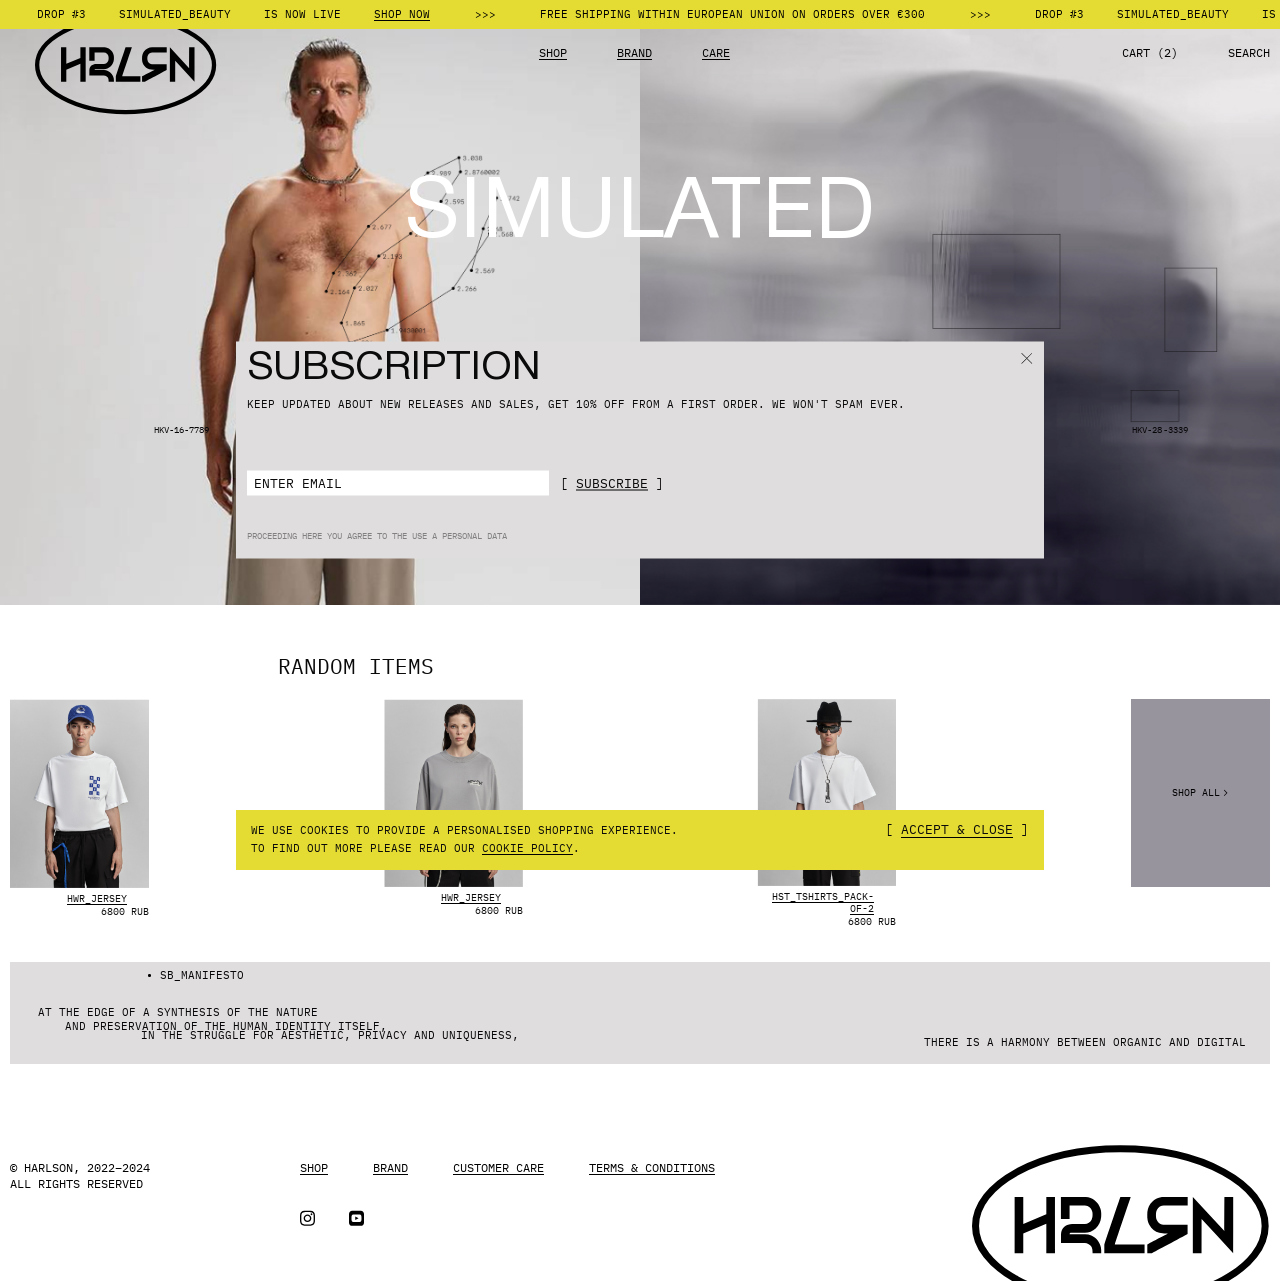
<file: wp-content/themes/hrlsn/assets/popups.html>
<!DOCTYPE html>
<html lang="en">
<head>
    <meta charset="UTF-8">
    <meta http-equiv="X-UA-Compatible" content="IE=edge">
    <meta name="viewport" content="width=device-width, initial-scale=1.0">
    <title>HRLSN Main page</title>
    <link rel="stylesheet" href="css/styles.min.css">
    <script src="js/jquery-3.6.0.min.js" defer></script>
    <script src="js/slick.min.js" defer></script>
    <script src="js/scripts.js" defer></script>
</head>
<body class="mainpage">
    <header>
        <div class="h-ticker">
            <div class="h-ticker__wrapper">
                <span class="h-ticker__block">
                    <span class="h-ticker__block__item"><i>drop #3</i><i>simulated_beauty</i><i>is now live</i><i><a href="catalog.html">shop now</a></i></span>
                    <span class="h-ticker__block__item"><i>free shipping within European Union on orders over €300</i></span>
                    <span class="h-ticker__block__item"><i>drop #3</i><i>simulated_beauty</i><i>is now live</i><i><a href="catalog.html">shop now</a></i></span>
                    <span class="h-ticker__block__item"><i>free shipping within European Union on orders over €300</i></span>
                </span>
                <span class="h-ticker__block">
                    <span class="h-ticker__block__item"><i>drop #3</i><i>simulated_beauty</i><i>is now live</i><i><a href="catalog.html">shop now</a></i></span>
                    <span class="h-ticker__block__item"><i>free shipping within European Union on orders over €300</i></span>
                    <span class="h-ticker__block__item"><i>drop #3</i><i>simulated_beauty</i><i>is now live</i><i><a href="catalog.html">shop now</a></i></span>
                    <span class="h-ticker__block__item"><i>free shipping within European Union on orders over €300</i></span>
                </span>
            </div>
        </div>
        <div class="h-main h-main--mp">
            <div class="h-logo">
                <a href="index.html"></a>
            </div>
            <div class="h-mainmenu">
                <ul>
                    <li><a href="catalog.html">shop</a></li>
                    <li><a href="brand.html">brand</a></li>
                    <li><a href="care.html">Care</a></li>
                </ul>
            </div>
            <div class="h-breadcrumbs-filters">
                <div class="h-breadcrumbs h-breadcrumbs--mp">
                    <ul>
                        <li><a href="index.html">hrlsn.co</a></li>
                        <li><span>index</span></li>
                    </ul>
                </div>
            </div>
            <div class="h-mobmenu-link">
                <span>menu</span>
            </div>
            <div class="h-links">
                <ul>
                    <li class="h-links__cart"><a href="cart.html">cart (<i>2</i>)</a></li>
                    <li class="h-links__search"><span>search</span></li>
                    <li class="h-links__search-close"><span>[ <i class="link">close</i> ]</span></li>
                </ul>
            </div>
        </div>
        <div class="h-search h-search--desktop">
            <p class="h-search__title">shop search</p>
            <div class="h-search__form">
                <form action="search.html">
                    <div class="h-search__form__input">
                        <input type="text" name="search" placeholder="Enter your request">
                    </div>
                    <div class="h-search__form__submit">
                        <button type="submit">[ <i class="link">search</i> ]</button>
                    </div>
                </form>
            </div>
        </div>
        <div class="h-mobmenu">
            <div class="h-mobmenu__wrapper">
                <div class="h-mobmenu__header">
                    <a class="h-mobmenu__header__logo" href="/"></a>
                    <span class="h-mobmenu__header__close">[close menu]</span>
                </div>
                <div class="h-mobmenu__main">
                    <ul>
                        <li><a href="catalog.html">Shop</a></li>
                        <li><a href="brand.html">Brand</a></li>
                        <li><a href="care.html">Customer care</a></li>
                        <li><a href="cart.html">Cart [<i>2</i>]</a></li>
                    </ul>
                </div>
                <div class="h-mobmenu__footer">
                    <p class="cross-styled"><span class="link search-moblink">search</span></p>
                    <p><a href="#">Shipping & returns</a></p>
                    <p><a href="#">online chat (whatsapp)</a></p>
                </div>
                <div class="h-search h-search--mobile">
                    <p class="h-search__title">shop search</p>
                    <div class="h-search__form">
                        <form action="search.html">
                            <div class="h-search__form__input">
                                <input type="text" name="search" placeholder="Enter your request">
                            </div>
                            <div class="h-search__form__submit">
                                <button type="submit">[ <i class="link">search</i> ]</button>
                            </div>
                        </form>
                    </div>
                </div>
            </div>
        </div>
        <div class="h-slider">
            <div class="h-slider__title">simulated <br><br> beauty</div>
            <div class="h-slider__videos">
                <div class="h-slider__videos__item">
                    <img src="img/banner_1.jpg" alt="Hrlsn" width="721" height="650">
                </div>
                <div class="h-slider__videos__item">
                    <img src="img/banner_2.jpg" alt="Hrlsn" width="721" height="650">
                </div>
            </div>
            <div class="h-slider__line h-slider__line--top">
                <span>hkv-16-7789</span>
                <span>web-background</span>
                <span>drop #3</span>
                <span>hkv-28-3339</span>
            </div>
            <div class="h-slider__line h-slider__line--bottom">
                <span>by hrlsn.co</span>
                <span><a class="forward-link" href="catalog.html">shop now</a></span>
            </div>
        </div>
    </header>
    <main class="container">
        <section class="mp-randomitems">
            <h3>random items</h3>
            <div class="mp-randomitems__list">
                <ul class="prod-list">
                    <li class="prod-list__item">
                        <div class="prod-list__item__image">
                            <a href="product.html">
                                <img src="img/random_1.jpg" alt="hrlsn" width="118" height="160">
                            </a>
                        </div>
                        <div class="prod-list__item__name">
                            <a href="product.html">hwr_jersey</a>
                        </div>
                        <div class="prod-list__item__form">
                            <div class="prod-list__item__form__price">
                                <span>6800 RUB</span>
                            </div>
                        </div>
                    </li>
                    <li class="prod-list__item">
                        <div class="prod-list__item__image">
                            <a href="product.html">
                                <img src="img/random_2.jpg" alt="hrlsn" width="118" height="160">
                            </a>
                        </div>
                        <div class="prod-list__item__name">
                            <a href="product.html">hwr_jersey</a>
                        </div>
                        <div class="prod-list__item__form">
                            <div class="prod-list__item__form__price">
                                <span>6800 RUB</span>
                            </div>
                        </div>
                    </li>
                    <li class="prod-list__item">
                        <div class="prod-list__item__image">
                            <a href="product.html">
                                <img src="img/random_3.jpg" alt="hrlsn" width="118" height="160">
                            </a>
                        </div>
                        <div class="prod-list__item__name">
                            <a href="product.html">hst_tshirts_pack-of-2</a>
                        </div>
                        <div class="prod-list__item__form">
                            <div class="prod-list__item__form__price">
                                <span>6800 RUB</span>
                            </div>
                        </div>
                    </li>
                    <li class="prod-list__item">
                        <div class="prod-list__item__image">
                            <a href="product.html">
                                <img src="img/random_4.jpg" alt="hrlsn" width="118" height="160">
                            </a>
                        </div>
                        <div class="prod-list__item__name">
                            <a href="product.html">hwr_jersey</a>
                        </div>
                        <div class="prod-list__item__form">
                            <div class="prod-list__item__form__price">
                                <span>6800 RUB</span>
                            </div>
                        </div>
                    </li>
                    <li class="prod-list__item">
                        <div class="prod-list__item__image">
                            <a href="product.html">
                                <img src="img/random_5.jpg" alt="hrlsn" width="118" height="160">
                            </a>
                        </div>
                        <div class="prod-list__item__name">
                            <a href="product.html">hwr_jersey</a>
                        </div>
                        <div class="prod-list__item__form">
                            <div class="prod-list__item__form__price">
                                <span>6800 RUB</span>
                            </div>
                        </div>
                    </li>
                    <li class="prod-list__item mp-randomitems__list__all">
                        <div class="prod-list__item__image">
                            <a class="forward-link" href="catalog.html">
                                <div class="prod-list__item__form__price">
                                    <span>shop all</span>
                                </div>
                            </a>
                        </div>
                    </li>
                </ul>
            </div>
        </section>
        <section class="mp-manifest">
            <h3>SB_manifesto</h3>
            <div class="mp-manifest__wrapper">
                <div class="mp-manifest__left">
                    <span>At the edge of a synthesis of the nature </span>
                    <span>and preservation of the human identity itself,  </span>
                    <span>in the struggle for aesthetic, <br> privacy and uniqueness, </span>
                </div>
                <div class="mp-manifest__right">
                    <span>there is a harmony between organic and digital </span>
                </div>
            </div>
        </section>
    </main>
    <footer>
        <div class="container">
            <div class="f-wrapper">
                <div class="f-copyright">
                    <p>© harlson, 2022–2024</p>
                    <p>all rights reserved</p>
                </div>
                <div class="f-menu">
                    <ul>
                        <li><a href="catalog.html">shop</a></li>
                        <li><a href="brand.html">brand</a></li>
                        <li><a href="care.html">customer care</a></li>
                        <li><a href="terms.html">terms & conditions</a></li>
                    </ul>
                </div>
                <div class="f-social">
                    <ul class="f-social__links">
                        <li class="f-social__links__icon f-social__links__icon--instagram"><a href="#"></a></li>
                        <li class="f-social__links__icon f-social__links__icon--youtube"><a href="#"></a></li>
                    </ul>
                </div>
            </div>
            <div class="f-logo">
                <a href="index.html"></a>
            </div>
        </div>
        <div class="cookie-notice notice-popup">
            <p>We use cookies to provide a personalised shopping experience. <br> To find out more please read our <a href="#" class="link">cookie policy</a>.</p>
            <span class="cookie-notice__close">[ <span class="link">accept & close</span> ]</span>
        </div>
        <div class="notice-popup">
            <p class="notice-popup__title">Select location</p>
            <p class="notice-popup__text">We asking location to provide a personalised shopping experience and organizing <br> optimal delivery for your order</p>
            <div class="notice-popup__form">
                <form action="#">
                    <select name="country">
                        <option value="">Choose country</option>
                        <option value="1">country 1</option>
                        <option value="2">country 2</option>
                        <option value="3">country 3</option>
                    </select>
                    <button>[ <span class="link">proceed</span> ]</button>
                </form>
            </div>
            <span class="notice-popup__close"></span>
        </div>
        <div class="notice-popup">
            <p class="notice-popup__title">subscription</p>
            <p class="notice-popup__text">keep updated about new releases and sales, get 10% off from a first order. we won't spam ever.</p>
            <div class="notice-popup__form">
                <form action="#">
                    <input type="email" name="email" placeholder="enter email">
                    <button>[ <span class="link">subscribe</span> ]</button>
                </form>
            </div>
            <p class="notice-popup__note">proceeding here you agree to the use a personal data</p>
            <span class="notice-popup__close"></span>
        </div>
    </footer>
</body>
</html>
</file>
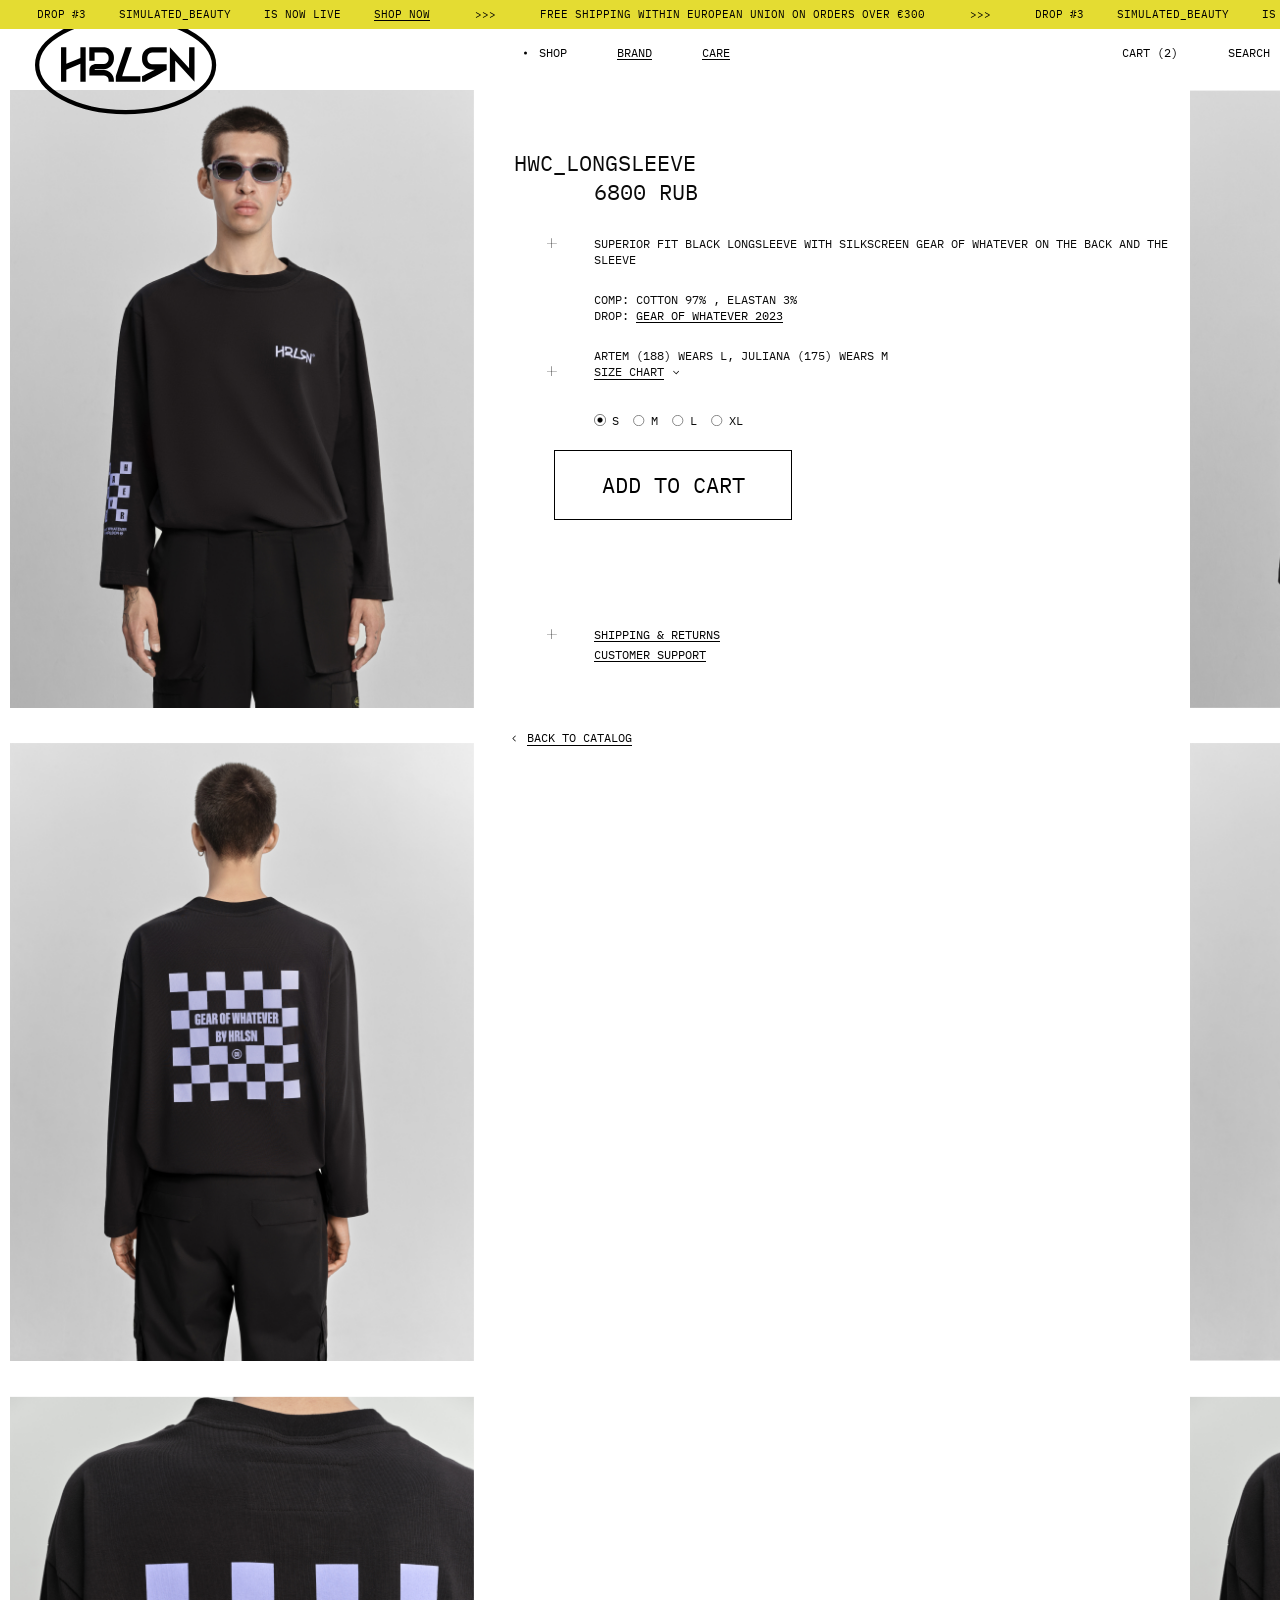
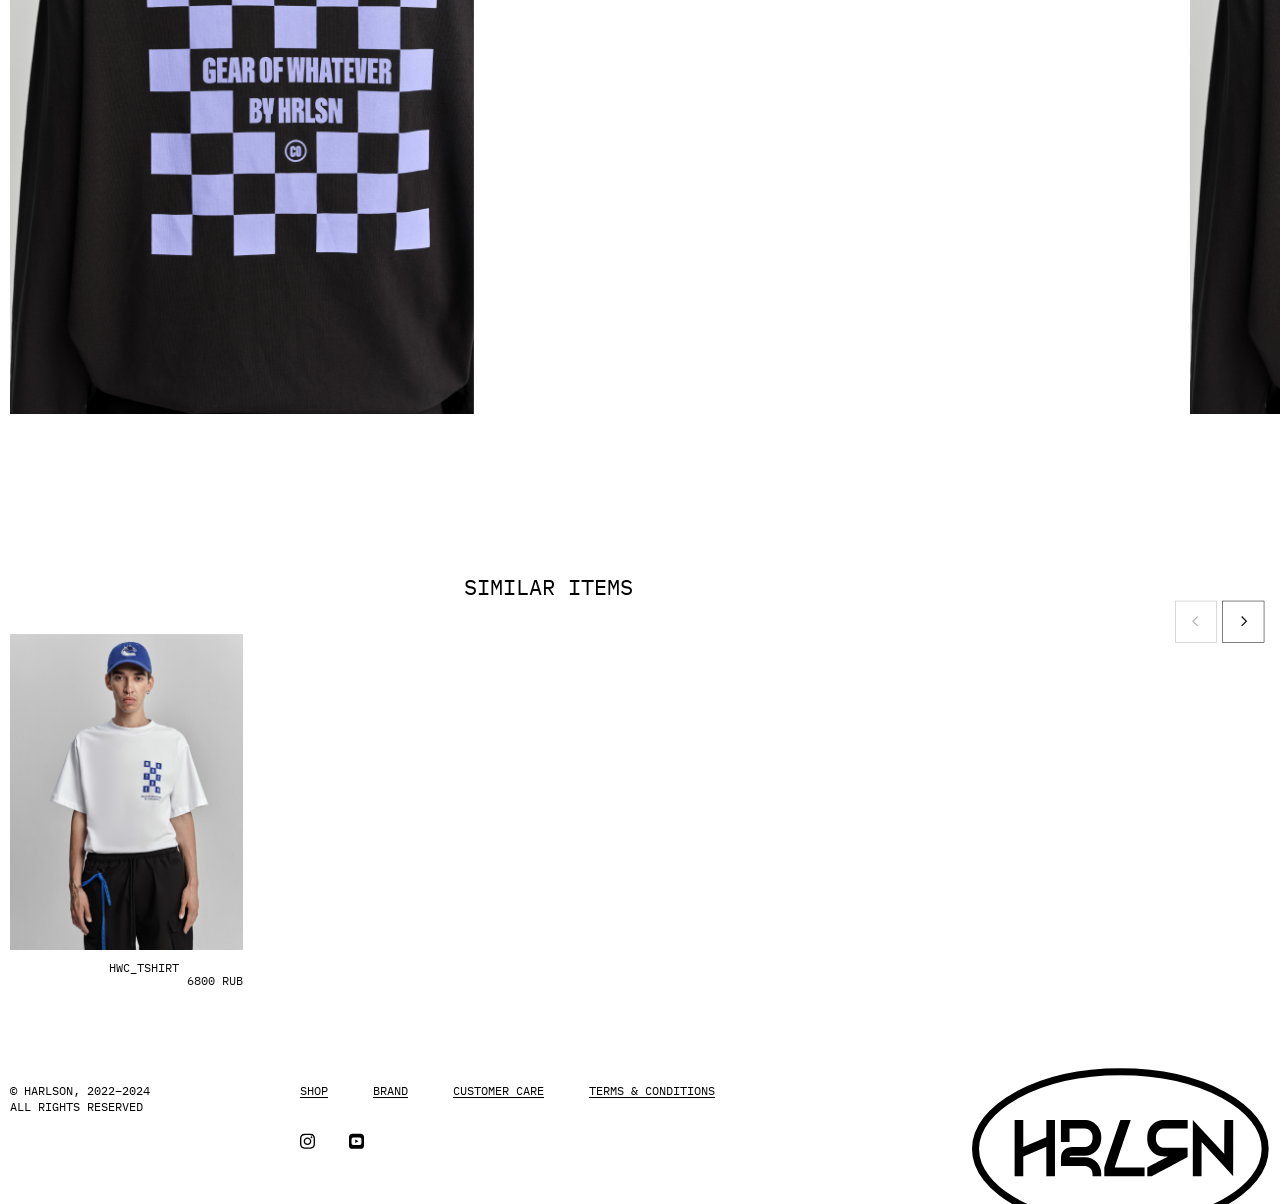
<file: wp-content/themes/hrlsn/assets/product.html>
<!DOCTYPE html>
<html lang="en">
<head>
    <meta charset="UTF-8">
    <meta http-equiv="X-UA-Compatible" content="IE=edge">
    <meta name="viewport" content="width=device-width, initial-scale=1.0">
    <title>HRLSN Product page</title>
    <link rel="stylesheet" href="css/styles.min.css">
    <script src="js/jquery-3.6.0.min.js" defer></script>
    <script src="js/slick.min.js" defer></script>
    <script src="js/scripts.js" defer></script>
</head>
<body class="catalog">
    <header>
        <div class="h-ticker">
            <div class="h-ticker__wrapper">
                <span class="h-ticker__block">
                    <span class="h-ticker__block__item"><i>drop #3</i><i>simulated_beauty</i><i>is now live</i><i><a href="catalog.html">shop now</a></i></span>
                    <span class="h-ticker__block__item"><i>free shipping within European Union on orders over €300</i></span>
                    <span class="h-ticker__block__item"><i>drop #3</i><i>simulated_beauty</i><i>is now live</i><i><a href="catalog.html">shop now</a></i></span>
                    <span class="h-ticker__block__item"><i>free shipping within European Union on orders over €300</i></span>
                </span>
                <span class="h-ticker__block">
                    <span class="h-ticker__block__item"><i>drop #3</i><i>simulated_beauty</i><i>is now live</i><i><a href="catalog.html">shop now</a></i></span>
                    <span class="h-ticker__block__item"><i>free shipping within European Union on orders over €300</i></span>
                    <span class="h-ticker__block__item"><i>drop #3</i><i>simulated_beauty</i><i>is now live</i><i><a href="catalog.html">shop now</a></i></span>
                    <span class="h-ticker__block__item"><i>free shipping within European Union on orders over €300</i></span>
                </span>
            </div>
        </div>
        <div class="h-main">
            <div class="h-logo">
                <a href="index.html"></a>
            </div>
            <div class="h-mainmenu">
                <ul>
                    <li class="active"><span>shop</span></li>
                    <li><a href="brand.html">brand</a></li>
                    <li><a href="care.html">Care</a></li>
                </ul>
            </div>
            <div class="h-breadcrumbs-filters">
                <div class="h-breadcrumbs h-breadcrumbs--catalog">
                    <ul>
                        <li><a href="index.html">hrlsn.co</a></li>
                        <li><a href="catalog.html">shop</a></li>
                        <li><span>hwc_longsleeve</span></li>
                    </ul>
                </div>
            </div>
            <div class="h-mobmenu-link">
                <span>menu</span>
            </div>
            <div class="h-links">
                <ul>
                    <li class="h-links__cart"><a href="cart.html">cart (<i>2</i>)</a></li>
                    <li class="h-links__search"><span>search</span></li>
                    <li class="h-links__search-close"><span>[ <i class="link">close</i> ]</span></li>
                </ul>
            </div>
        </div>
        <div class="h-search h-search--desktop">
            <p class="h-search__title">shop search</p>
            <div class="h-search__form">
                <form action="search.html">
                    <div class="h-search__form__input">
                        <input type="text" name="search" placeholder="Enter your request">
                    </div>
                    <div class="h-search__form__submit">
                        <button type="submit">[ <i class="link">search</i> ]</button>
                    </div>
                </form>
            </div>
        </div>
        <div class="h-mobmenu">
            <div class="h-mobmenu__wrapper">
                <div class="h-mobmenu__header">
                    <a class="h-mobmenu__header__logo" href="/"></a>
                    <span class="h-mobmenu__header__close">[close menu]</span>
                </div>
                <div class="h-mobmenu__main">
                    <ul>
                        <li><a href="catalog.html">Shop</a></li>
                        <li><a href="brand.html">Brand</a></li>
                        <li><a href="care.html">Customer care</a></li>
                        <li><a href="cart.html">Cart [<i>2</i>]</a></li>
                    </ul>
                </div>
                <div class="h-mobmenu__footer">
                    <p class="cross-styled"><span class="link search-moblink">search</span></p>
                    <p><a href="#">Shipping & returns</a></p>
                    <p><a href="#">online chat (whatsapp)</a></p>
                </div>
                <div class="h-search h-search--mobile">
                    <p class="h-search__title">shop search</p>
                    <div class="h-search__form">
                        <form action="search.html">
                            <div class="h-search__form__input">
                                <input type="text" name="search" placeholder="Enter your request">
                            </div>
                            <div class="h-search__form__submit">
                                <button type="submit">[ <i class="link">search</i> ]</button>
                            </div>
                        </form>
                    </div>
                </div>
            </div>
        </div>
    </header>
    <main>
        <div class="product-page">
            <div class="product-page__left">
                <img src="img/product_1.jpg" width="946" height="1282" alt="Hrlsn">
                <img src="img/product_2.jpg" width="946" height="1282" alt="Hrlsn">
                <img src="img/product_3.jpg" width="946" height="1282" alt="Hrlsn">
            </div>
            <div class="product-page__center">
                <div class="prod-info">
                    <h1>hwc_longsleeve</h1>
                    <p class="prod-info__subtitle">6800 RUB</p>
                    <div class="prod-info__desc">
                        <p class="cross-styled btm-margin">Superior fit black longsleeve with silkscreen Gear of Whatever on the back and the sleeve</p>
                        <p class="btm-margin">
                            comp: Сotton 97% , Elastan 3% <br>
                            Drop: <a href="#">Gear of Whatever 2023</a>
                        </p>
                        <p>Artem (188) wears L, Juliana (175) wears M</p>
                        <div class="prod-info__desc__chart">
                            <p class="cross-styled"><span class="prod-info__desc__chartlink forward-link forward-link-btm"><i class="link">size chart</i></span></p>
                            <div class="prod-info__desc__chart__table">
                                <table>
                                    <thead>
                                        <tr>
                                            <td>Size</td>
                                            <td>Waist</td>
                                            <td>Back rise</td>
                                            <td>Inseam</td>
                                            <td>Hem Width</td>
                                        </tr>
                                    </thead>
                                    <tbody>
                                        <tr>
                                            <td>Small</td>
                                            <td>57</td>
                                            <td>57</td>
                                            <td>57</td>
                                            <td>57</td>
                                        </tr>
                                        <tr>
                                            <td>Medium</td>
                                            <td>59</td>
                                            <td>59</td>
                                            <td>59</td>
                                            <td>59</td>
                                        </tr>
                                        <tr>
                                            <td>Large</td>
                                            <td>60</td>
                                            <td>60</td>
                                            <td>60</td>
                                            <td>60</td>
                                        </tr>
                                        <tr>
                                            <td>X-Large</td>
                                            <td>61</td>
                                            <td>61</td>
                                            <td>61</td>
                                            <td>61</td>
                                        </tr>
                                    </tbody>
                                </table>
                                <span class="prod-info__desc__chart__table__close">[ <i class="link">close</i> ]</span>
                            </div>    
                        </div>
                    </div>
                    <div class="prod-info__form">
                        <form action="#">
                            <div class="prod-info__form__params">
                                <label><input type="radio" name="size" id="s" checked><i></i><span>S</span></label>
                                <label><input type="radio" name="size" id="m"><i></i><span>M</span></label>
                                <label><input type="radio" name="size" id="l"><i></i><span>L</span></label>
                                <label><input type="radio" name="size" id="xl"><i></i><span>XL</span></label>
                            </div>
                            <div class="prod-info__form__submit">
                                <input type="button" value="Add to cart">
                            </div>
                        </form>
                    </div>
                    <div class="prod-info__links">
                        <p class="cross-styled"><a href="#">Shipping & returns</a></p>
                        <p><a href="#">customer support</a></p>
                    </div>
                    <div class="prod-info__back">
                        <p><a class="back-link" href="catalog.html">Back to catalog</a></p>
                    </div>
                </div>
            </div>
            <div class="product-page__right">
                <img src="img/product_1.jpg" width="946" height="1282" alt="Hrlsn">
                <img src="img/product_2.jpg" width="946" height="1282" alt="Hrlsn">
                <img src="img/product_3.jpg" width="946" height="1282" alt="Hrlsn">
            </div>
        </div>
        <section class="prod-similaritems">
            <div class="container">
                <h3>similar items</h3>
                <div class="prod-similaritems__list">
                    <div class="prod-list prod-list--similar">
                        <div class="prod-list__item">
                            <div class="prod-list__item__image">
                                <a href="#">
                                    <img src="img/similar_1.jpg" alt="hrlsn" width="118" height="160">
                                    <img src="img/similar_3.jpg" alt="hrlsn" width="118" height="160">
                                </a>
                            </div>
                            <div class="prod-list__item__name">
                                <a href="#">HWc_tshirt</a>
                            </div>
                            <div class="prod-list__item__form">
                                <ul class="prod-list__item__form__sizes">
                                    <li><span>s</span></li>
                                    <li><span>m</span></li>
                                    <li><span>l</span></li>
                                    <li><span>xl</span></li>
                                </ul>
                                <div class="prod-list__item__form__price">
                                    <span>6800 RUB</span>
                                </div>
                            </div>
                        </div>
                        <div class="prod-list__item">
                            <div class="prod-list__item__image">
                                <a href="#">
                                    <img src="img/similar_2.jpg" alt="hrlsn" width="118" height="160">
                                    <img src="img/similar_1.jpg" alt="hrlsn" width="118" height="160">
                                </a>
                            </div>
                            <div class="prod-list__item__name">
                                <a href="#">HWc_tshirt</a>
                            </div>
                            <div class="prod-list__item__form">
                                <ul class="prod-list__item__form__sizes">
                                    <li><span>s</span></li>
                                    <li><span>m</span></li>
                                    <li><span>l</span></li>
                                    <li><span>xl</span></li>
                                </ul>
                                <div class="prod-list__item__form__price">
                                    <span>6800 RUB</span>
                                </div>
                            </div>
                        </div>
                        <div class="prod-list__item">
                            <div class="prod-list__item__image">
                                <a href="#">
                                    <img src="img/similar_3.jpg" alt="hrlsn" width="118" height="160">
                                    <img src="img/similar_2.jpg" alt="hrlsn" width="118" height="160">
                                </a>
                            </div>
                            <div class="prod-list__item__name">
                                <a href="#">hwg_longsleeve</a>
                            </div>
                            <div class="prod-list__item__form">
                                <ul class="prod-list__item__form__sizes">
                                    <li><span>s</span></li>
                                    <li><span>m</span></li>
                                    <li><span>l</span></li>
                                    <li><span>xl</span></li>
                                </ul>
                                <div class="prod-list__item__form__price">
                                    <span>6800 RUB</span>
                                </div>
                            </div>
                        </div>
                        <div class="prod-list__item">
                            <div class="prod-list__item__image">
                                <a href="#">
                                    <img src="img/similar_4.jpg" alt="hrlsn" width="118" height="160">
                                    <img src="img/similar_1.jpg" alt="hrlsn" width="118" height="160">
                                </a>
                            </div>
                            <div class="prod-list__item__name">
                                <a href="#">hwr_jersey</a>
                            </div>
                            <div class="prod-list__item__form">
                                <ul class="prod-list__item__form__sizes">
                                    <li><span>s</span></li>
                                    <li><span>m</span></li>
                                    <li><span>l</span></li>
                                    <li><span>xl</span></li>
                                </ul>
                                <div class="prod-list__item__form__price">
                                    <span>6800 RUB</span>
                                </div>
                            </div>
                        </div>
                    </div>
                </div>
            </div>
        </section>
    </main>
    <footer>
        <div class="container">
            <div class="f-wrapper">
                <div class="f-copyright">
                    <p>© harlson, 2022–2024</p>
                    <p>all rights reserved</p>
                </div>
                <div class="f-menu">
                    <ul>
                        <li><a href="catalog.html">shop</a></li>
                        <li><a href="brand.html">brand</a></li>
                        <li><a href="care.html">customer care</a></li>
                        <li><a href="terms.html">terms & conditions</a></li>
                    </ul>
                </div>
                <div class="f-social">
                    <ul class="f-social__links">
                        <li class="f-social__links__icon f-social__links__icon--instagram"><a href="#"></a></li>
                        <li class="f-social__links__icon f-social__links__icon--youtube"><a href="#"></a></li>
                    </ul>
                </div>
            </div>
            <div class="f-logo">
                <a href="index.html"></a>
            </div>
        </div>
    </footer>
</body>
</html>
</file>
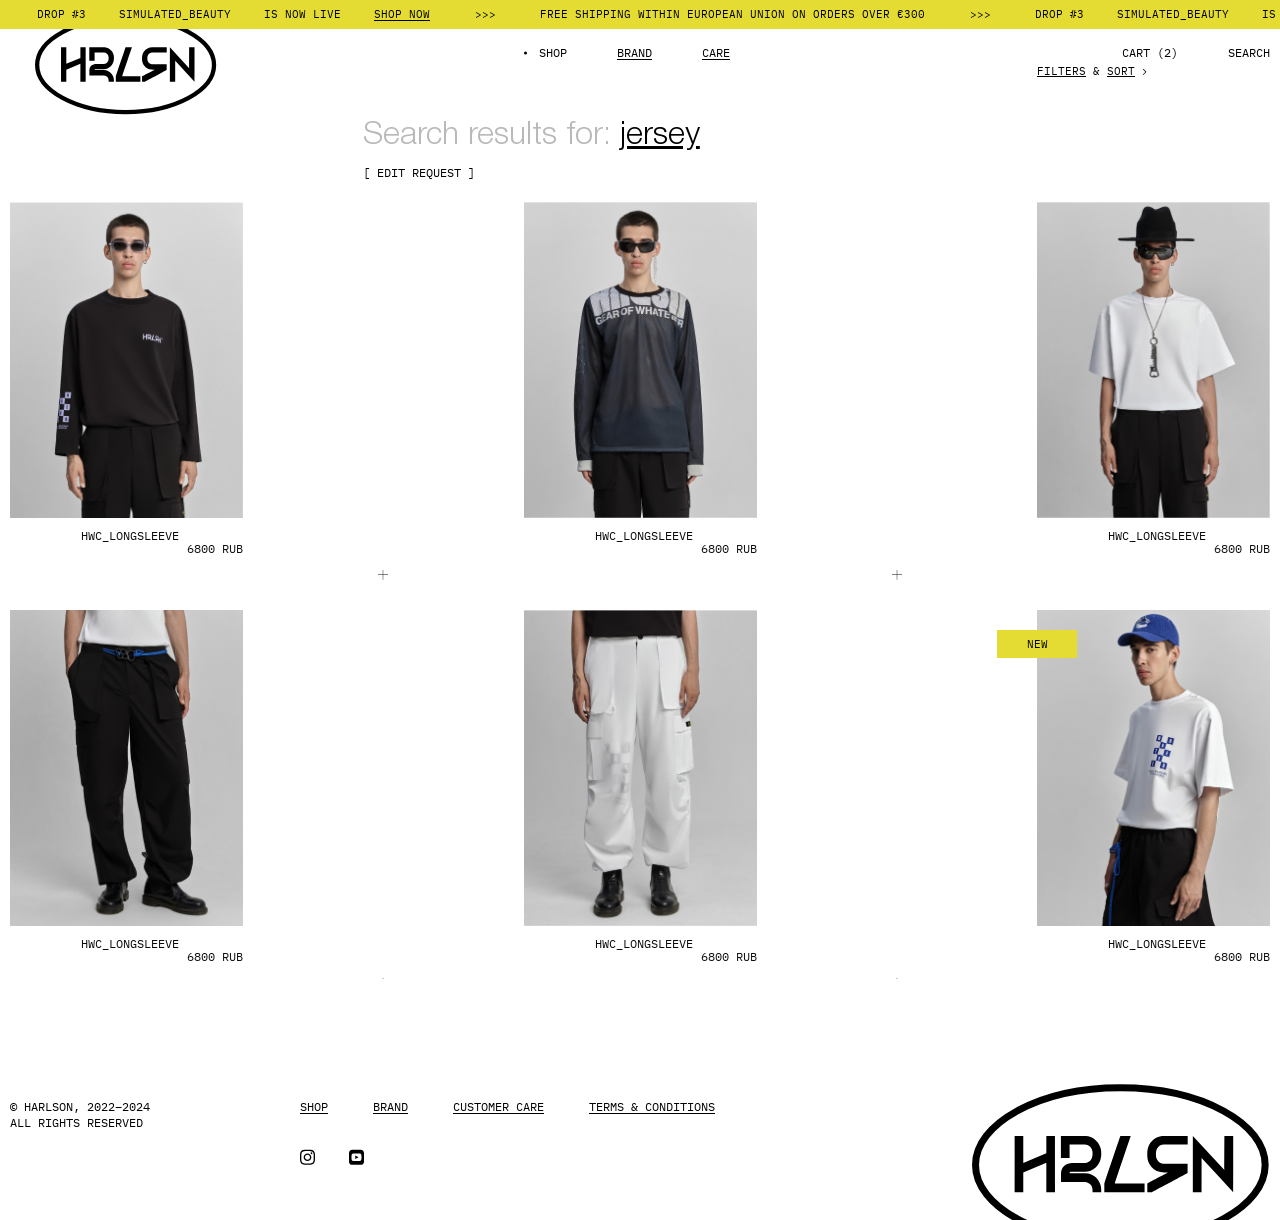
<file: wp-content/themes/hrlsn/assets/search.html>
<!DOCTYPE html>
<html lang="en">
<head>
    <meta charset="UTF-8">
    <meta http-equiv="X-UA-Compatible" content="IE=edge">
    <meta name="viewport" content="width=device-width, initial-scale=1.0">
    <title>HRLSN Search results page</title>
    <link rel="stylesheet" href="css/styles.min.css">
    <script src="js/jquery-3.6.0.min.js" defer></script>
    <script src="js/slick.min.js" defer></script>
    <script src="js/scripts.js" defer></script>
</head>
<body class="search">
    <header>
        <div class="h-ticker">
            <div class="h-ticker__wrapper">
                <span class="h-ticker__block">
                    <span class="h-ticker__block__item"><i>drop #3</i><i>simulated_beauty</i><i>is now live</i><i><a href="catalog.html">shop now</a></i></span>
                    <span class="h-ticker__block__item"><i>free shipping within European Union on orders over €300</i></span>
                    <span class="h-ticker__block__item"><i>drop #3</i><i>simulated_beauty</i><i>is now live</i><i><a href="catalog.html">shop now</a></i></span>
                    <span class="h-ticker__block__item"><i>free shipping within European Union on orders over €300</i></span>
                </span>
                <span class="h-ticker__block">
                    <span class="h-ticker__block__item"><i>drop #3</i><i>simulated_beauty</i><i>is now live</i><i><a href="catalog.html">shop now</a></i></span>
                    <span class="h-ticker__block__item"><i>free shipping within European Union on orders over €300</i></span>
                    <span class="h-ticker__block__item"><i>drop #3</i><i>simulated_beauty</i><i>is now live</i><i><a href="catalog.html">shop now</a></i></span>
                    <span class="h-ticker__block__item"><i>free shipping within European Union on orders over €300</i></span>
                </span>
            </div>
        </div>
        <div class="h-main">
            <div class="h-logo">
                <a href="index.html"></a>
            </div>
            <div class="h-mainmenu">
                <ul>
                    <li class="active"><span>shop</span></li>
                    <li><a href="brand.html">brand</a></li>
                    <li><a href="care.html">Care</a></li>
                </ul>
            </div>
            <div class="h-breadcrumbs-filters">
                <div class="h-breadcrumbs h-breadcrumbs--catalog">
                    <ul>
                        <li><a href="index.html">hrlsn.co</a></li>
                        <li><span>shop</span></li>
                    </ul>
                </div>
                <div class="h-filters">
                    <ul>
                        <li class="h-filters__filters"><span><i>filters</i> & <i>sort</i></span></li>
                    </ul>
                    <div class="h-filters__block hidden">
                        <div class="h-filters__block__params">
                            <div class="h-filters__block__params__item">
                                <p>categories</p>
                                <form id="filters-form" method="post">
                                    <label><input type="checkbox" name="p1" checked><i>x</i><span>everything</span></label>
                                    <label><input type="checkbox" name="p2"><i>x</i><span>tops</span></label>
                                    <label><input type="checkbox" name="p3"><i>x</i><span>outwear</span></label>
                                    <label><input type="checkbox" name="p4"><i>x</i><span>sweaters & hoodies</span></label>
                                    <label><input type="checkbox" name="p5"><i>x</i><span>bottoms</span></label>
                                    <label><input type="checkbox" name="p6"><i>x</i><span>bags & accesoires</span></label>  
                                </form>
                            </div>
                            <div class="h-filters__block__params__item">
                                <p>sort</p>
                                <form action="#">
                                    <label><input type="radio" name="sort" value="1" checked><i>x</i><span>trending</span></label>
                                    <label><input type="radio" name="sort" value="2"><i>x</i><span>latest arrivals</span></label>
                                    <label><input type="radio" name="sort" value="3"><i>x</i><span>sale first</span></label>
                                    <label><input type="radio" name="sort" value="4"><i>x</i><span>price high to low</span></label>
                                    <label><input type="radio" name="sort" value="5"><i>x</i><span>price low to high</span></label>
                                </form>
                            </div>
                        </div>
                        <div class="h-filters__block__apply">
                            <span>[ <i>save & close</i> ]</span>
                        </div>
                        <span class="h-filters__block__close"></span>
                    </div>
                </div>
            </div>
            <div class="h-mobmenu-link">
                <span>menu</span>
            </div>
            <div class="h-links">
                <ul>
                    <li class="h-links__cart"><a href="cart.html">cart (<i>2</i>)</a></li>
                    <li class="h-links__search"><span>search</span></li>
                    <li class="h-links__search-close"><span>[ <i class="link">close</i> ]</span></li>
                </ul>
            </div>
        </div>
        <div class="h-search h-search--desktop">
            <p class="h-search__title">shop search</p>
            <div class="h-search__form">
                <form action="search.html">
                    <div class="h-search__form__input">
                        <input type="text" name="search" placeholder="Enter your request">
                    </div>
                    <div class="h-search__form__submit">
                        <button type="submit">[ <i class="link">search</i> ]</button>
                    </div>
                </form>
            </div>
        </div>
        <div class="h-mobmenu">
            <div class="h-mobmenu__wrapper">
                <div class="h-mobmenu__header">
                    <a class="h-mobmenu__header__logo" href="/"></a>
                    <span class="h-mobmenu__header__close">[close menu]</span>
                </div>
                <div class="h-mobmenu__main">
                    <ul>
                        <li><a href="catalog.html">Shop</a></li>
                        <li><a href="brand.html">Brand</a></li>
                        <li><a href="care.html">Customer care</a></li>
                        <li><a href="cart.html">Cart [<i>2</i>]</a></li>
                    </ul>
                </div>
                <div class="h-mobmenu__footer">
                    <p class="cross-styled"><span class="link search-moblink">search</span></p>
                    <p><a href="#">Shipping & returns</a></p>
                    <p><a href="#">online chat (whatsapp)</a></p>
                </div>
                <div class="h-search h-search--mobile">
                    <p class="h-search__title">shop search</p>
                    <div class="h-search__form">
                        <form action="search.html">
                            <div class="h-search__form__input">
                                <input type="text" name="search" placeholder="Enter your request">
                            </div>
                            <div class="h-search__form__submit">
                                <button type="submit">[ <i class="link">search</i> ]</button>
                            </div>
                        </form>
                    </div>
                </div>
            </div>
        </div>
    </header>
    <main class="container">
        <div class="catalog-page">
            <h1>Search results for: <span>jersey</span></h1>
            <p class="catalog-page__qedit"><span>[ <i>edit request</i> ]</span></p>
            <ul class="prod-list prod-list--catalog">
                <li class="prod-list__item">
                    <div class="prod-list__item__image">
                        <a href="product.html">
                            <img src="img/catalog_1.jpg" alt="hrlsn" width="238" height="322">
                            <img src="img/catalog_5.jpg" alt="hrlsn" width="238" height="322">
                        </a>
                    </div>
                    <div class="prod-list__item__name">
                        <a href="product.html">hwc_longsleeve</a>
                    </div>
                    <div class="prod-list__item__form">
                        <ul class="prod-list__item__form__sizes">
                            <li><span>s</span></li>
                            <li><span>m</span></li>
                            <li><span>l</span></li>
                            <li><span>xl</span></li>
                        </ul>
                        <div class="prod-list__item__form__price">
                            <span>6800 RUB</span>
                        </div>
                    </div>
                </li>
                <li class="prod-list__item">
                    <div class="prod-list__item__image">
                        <a href="product.html">
                            <img src="img/catalog_2.jpg" alt="hrlsn" width="238" height="322">
                            <img src="img/catalog_3.jpg" alt="hrlsn" width="238" height="322">
                        </a>
                    </div>
                    <div class="prod-list__item__name">
                        <a href="product.html">hwc_longsleeve</a>
                    </div>
                    <div class="prod-list__item__form">
                        <ul class="prod-list__item__form__sizes">
                            <li><span>s</span></li>
                            <li><span>m</span></li>
                            <li><span>l</span></li>
                            <li><span>xl</span></li>
                        </ul>
                        <div class="prod-list__item__form__price">
                            <span>6800 RUB</span>
                        </div>
                    </div>
                    <div class="prod-list__item__sizes">
                        
                    </div>
                </li>
                <li class="prod-list__item">
                    <div class="prod-list__item__image">
                        <a href="product.html">
                            <img src="img/catalog_3.jpg" alt="hrlsn" width="238" height="322">
                            <img src="img/catalog_2.jpg" alt="hrlsn" width="238" height="322">
                        </a>
                    </div>
                    <div class="prod-list__item__name">
                        <a href="product.html">hwc_longsleeve</a>
                    </div>
                    <div class="prod-list__item__form">
                        <ul class="prod-list__item__form__sizes">
                            <li><span>s</span></li>
                            <li><span>m</span></li>
                            <li><span>l</span></li>
                            <li><span>xl</span></li>
                        </ul>
                        <div class="prod-list__item__form__price">
                            <span>6800 RUB</span>
                        </div>
                    </div>
                </li>
                <li class="prod-list__item">
                    <div class="prod-list__item__image">
                        <a href="product.html">
                            <img src="img/catalog_4.jpg" alt="hrlsn" width="238" height="322">
                            <img src="img/catalog_5.jpg" alt="hrlsn" width="238" height="322">
                        </a>
                    </div>
                    <div class="prod-list__item__name">
                        <a href="product.html">hwc_longsleeve</a>
                    </div>
                    <div class="prod-list__item__form">
                        <ul class="prod-list__item__form__sizes">
                            <li><span>s</span></li>
                            <li><span>m</span></li>
                            <li><span>l</span></li>
                            <li><span>xl</span></li>
                        </ul>
                        <div class="prod-list__item__form__price">
                            <span>6800 RUB</span>
                        </div>
                    </div>
                </li>
                <li class="prod-list__item">
                    <div class="prod-list__item__image">
                        <a href="product.html">
                            <img src="img/catalog_5.jpg" alt="hrlsn" width="238" height="322">
                            <img src="img/catalog_1.jpg" alt="hrlsn" width="238" height="322">
                        </a>
                    </div>
                    <div class="prod-list__item__name">
                        <a href="product.html">hwc_longsleeve</a>
                    </div>
                    <div class="prod-list__item__form">
                        <ul class="prod-list__item__form__sizes">
                            <li><span>s</span></li>
                            <li><span>m</span></li>
                            <li><span>l</span></li>
                            <li><span>xl</span></li>
                        </ul>
                        <div class="prod-list__item__form__price">
                            <span>6800 RUB</span>
                        </div>
                    </div>
                </li>
                <li class="prod-list__item">
                    <div class="prod-list__item__label">
                        <span>new</span>
                    </div>
                    <div class="prod-list__item__image">
                        <a href="product.html">
                            <img src="img/catalog_6.jpg" alt="hrlsn" width="238" height="322">
                            <img src="img/catalog_5.jpg" alt="hrlsn" width="238" height="322">
                        </a>
                    </div>
                    <div class="prod-list__item__name">
                        <a href="product.html">hwc_longsleeve</a>
                    </div>
                    <div class="prod-list__item__form">
                        <ul class="prod-list__item__form__sizes">
                            <li><span>s</span></li>
                            <li><span>m</span></li>
                            <li><span>l</span></li>
                            <li><span>xl</span></li>
                        </ul>
                        <div class="prod-list__item__form__price">
                            <span>6800 RUB</span>
                        </div>
                    </div>
                </li>
            </ul>
        </div>
    </main>
    <footer>
        <div class="container">
            <div class="f-wrapper">
                <div class="f-copyright">
                    <p>© harlson, 2022–2024</p>
                    <p>all rights reserved</p>
                </div>
                <div class="f-menu">
                    <ul>
                        <li><a href="catalog.html">shop</a></li>
                        <li><a href="brand.html">brand</a></li>
                        <li><a href="care.html">customer care</a></li>
                        <li><a href="terms.html">terms & conditions</a></li>
                    </ul>
                </div>
                <div class="f-social">
                    <ul class="f-social__links">
                        <li class="f-social__links__icon f-social__links__icon--instagram"><a href="#"></a></li>
                        <li class="f-social__links__icon f-social__links__icon--youtube"><a href="#"></a></li>
                    </ul>
                </div>
            </div>
            <div class="f-logo">
                <a href="index.html"></a>
            </div>
        </div>
    </footer>
</body>
</html>
</file>
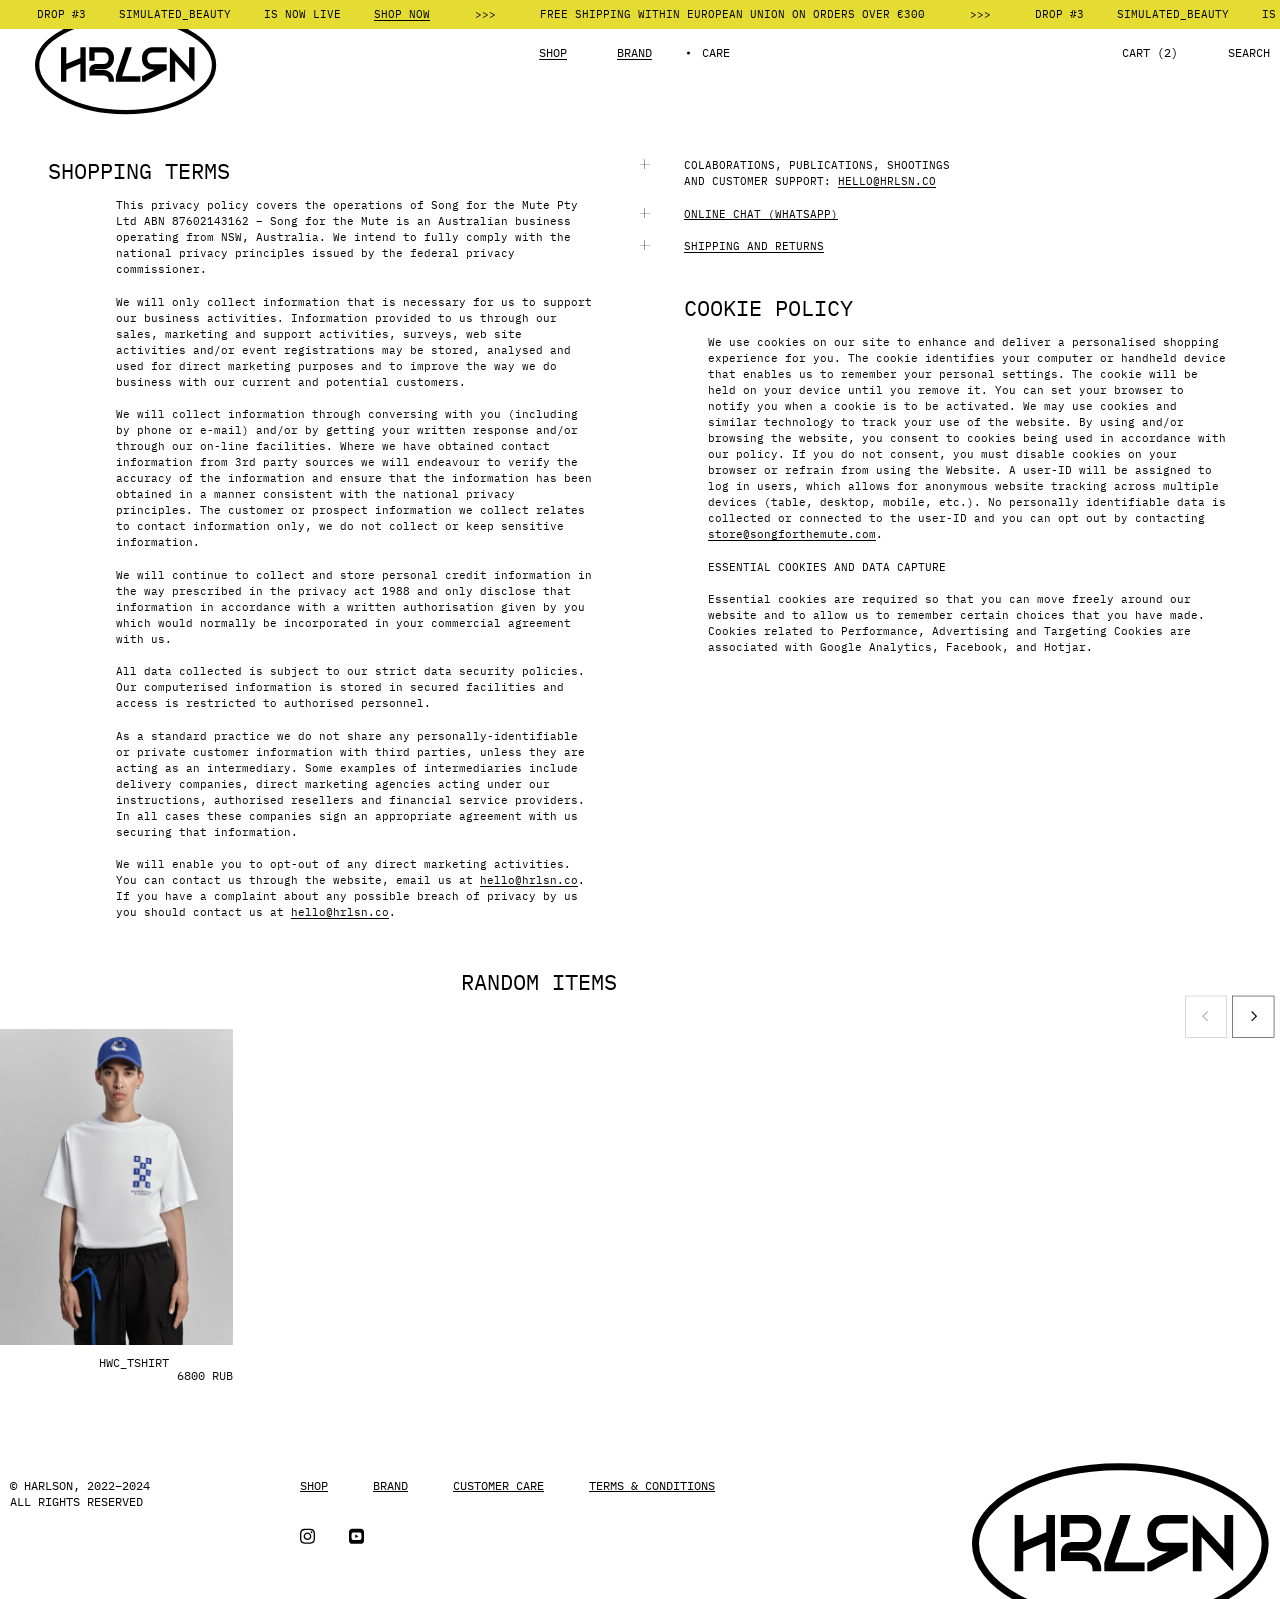
<file: wp-content/themes/hrlsn/assets/terms.html>
<!DOCTYPE html>
<html lang="en">
<head>
    <meta charset="UTF-8">
    <meta http-equiv="X-UA-Compatible" content="IE=edge">
    <meta name="viewport" content="width=device-width, initial-scale=1.0">
    <title>HRLSN Terms page</title>
    <link rel="stylesheet" href="css/styles.min.css">
    <script src="js/jquery-3.6.0.min.js" defer></script>
    <script src="js/slick.min.js" defer></script>
    <script src="js/scripts.js" defer></script>
</head>
<body>
    <header>
        <div class="h-ticker">
            <div class="h-ticker__wrapper">
                <span class="h-ticker__block">
                    <span class="h-ticker__block__item"><i>drop #3</i><i>simulated_beauty</i><i>is now live</i><i><a href="catalog.html">shop now</a></i></span>
                    <span class="h-ticker__block__item"><i>free shipping within European Union on orders over €300</i></span>
                    <span class="h-ticker__block__item"><i>drop #3</i><i>simulated_beauty</i><i>is now live</i><i><a href="catalog.html">shop now</a></i></span>
                    <span class="h-ticker__block__item"><i>free shipping within European Union on orders over €300</i></span>
                </span>
                <span class="h-ticker__block">
                    <span class="h-ticker__block__item"><i>drop #3</i><i>simulated_beauty</i><i>is now live</i><i><a href="catalog.html">shop now</a></i></span>
                    <span class="h-ticker__block__item"><i>free shipping within European Union on orders over €300</i></span>
                    <span class="h-ticker__block__item"><i>drop #3</i><i>simulated_beauty</i><i>is now live</i><i><a href="catalog.html">shop now</a></i></span>
                    <span class="h-ticker__block__item"><i>free shipping within European Union on orders over €300</i></span>
                </span>
            </div>
        </div>
        <div class="h-main">
            <div class="h-logo">
                <a href="index.html"></a>
            </div>
            <div class="h-mainmenu">
                <ul>
                    <li><a href="catalog.html">shop</a></li>
                    <li><a href="brand.html">brand</a></li>
                    <li class="active"><span>care</span></li> 
                </ul>
            </div>
            <div class="h-breadcrumbs-filters">
                <div class="h-breadcrumbs">
                    <ul>
                        <li><a href="index.html">hrlsn.co</a></li>
                        <li><a href="care.html">care</a></li>
                        <li><span>customer care</span></li>
                    </ul>
                </div>
            </div>
            <div class="h-mobmenu-link">
                <span>menu</span>
            </div>
            <div class="h-links">
                <ul>
                    <li class="h-links__cart"><a href="cart.html">cart (<i>2</i>)</a></li>
                    <li class="h-links__search"><span>search</span></li>
                    <li class="h-links__search-close"><span>[ <i class="link">close</i> ]</span></li>
                </ul>
            </div>
        </div>
        <div class="h-search h-search--desktop">
            <p class="h-search__title">shop search</p>
            <div class="h-search__form">
                <form action="search.html">
                    <div class="h-search__form__input">
                        <input type="text" name="search" placeholder="Enter your request">
                    </div>
                    <div class="h-search__form__submit">
                        <button type="submit">[ <i class="link">search</i> ]</button>
                    </div>
                </form>
            </div>
        </div>
        <div class="h-mobmenu">
            <div class="h-mobmenu__wrapper">
                <div class="h-mobmenu__header">
                    <a class="h-mobmenu__header__logo" href="/"></a>
                    <span class="h-mobmenu__header__close">[close menu]</span>
                </div>
                <div class="h-mobmenu__main">
                    <ul>
                        <li><a href="catalog.html">Shop</a></li>
                        <li><a href="brand.html">Brand</a></li>
                        <li><a href="care.html">Customer care</a></li>
                        <li><a href="cart.html">Cart [<i>2</i>]</a></li>
                    </ul>
                </div>
                <div class="h-mobmenu__footer">
                    <p class="cross-styled"><span class="link search-moblink">search</span></p>
                    <p><a href="#">Shipping & returns</a></p>
                    <p><a href="#">online chat (whatsapp)</a></p>
                </div>
                <div class="h-search h-search--mobile">
                    <p class="h-search__title">shop search</p>
                    <div class="h-search__form">
                        <form action="search.html">
                            <div class="h-search__form__input">
                                <input type="text" name="search" placeholder="Enter your request">
                            </div>
                            <div class="h-search__form__submit">
                                <button type="submit">[ <i class="link">search</i> ]</button>
                            </div>
                        </form>
                    </div>
                </div>
            </div>
        </div>
    </header>
    <main>
        <div class="container">
            <article class="care-page text-page">
                <div class="text-page__left">
                    <h2>shopping terms</h2>
                    <p>This privacy policy covers the operations of Song for the Mute Pty Ltd ABN 87602143162 – Song for the Mute is an Australian business operating from NSW, Australia. We intend to fully comply with the national privacy principles issued by the federal privacy commissioner.</p>
                    <p>We will only collect information that is necessary for us to support our business activities. Information provided to us through our sales, marketing and support activities, surveys, web site activities and/or event registrations may be stored, analysed and used for direct marketing purposes and to improve the way we do business with our current and potential customers.</p>
                    <p>We will collect information through conversing with you (including by phone or e-mail) and/or by getting your written response and/or through our on-line facilities. Where we have obtained contact information from 3rd party sources we will endeavour to verify the accuracy of the information and ensure that the information has been obtained in a manner consistent with the national privacy principles. The customer or prospect information we collect relates to contact information only, we do not collect or keep sensitive information.</p>
                    <p>We will continue to collect and store personal credit information in the way prescribed in the privacy act 1988 and only disclose that information in accordance with a written authorisation given by you which would normally be incorporated in your commercial agreement with us.</p>
                    <p>All data collected is subject to our strict data security policies. Our computerised information is stored in secured facilities and access is restricted to authorised personnel.</p>
                    <p>As a standard practice we do not share any personally-identifiable or private customer information with third parties, unless they are acting as an intermediary. Some examples of intermediaries include delivery companies, direct marketing agencies acting under our instructions, authorised resellers and financial service providers. In all cases these companies sign an appropriate agreement with us securing that information.</p>
                    <p>We will enable you to opt-out of any direct marketing activities. You can contact us through the website, email us at <a href="mailto:hello@hrlsn.co">hello@hrlsn.co</a>. If you have a complaint about any possible breach of privacy by us you should contact us at <a href="mailto:hello@hrlsn.co">hello@hrlsn.co</a>.</p>
                </div>
                <div class="text-page__right">
                    <p class="cross-styled">colaborations, publications, shootings <br> and customer support: <a href="mailto:hello@hrlsn.co">hello@hrlsn.co</a></p>
                    <p class="cross-styled"><a href="#">online chat (whatsapp)</a></p>
                    <p class="cross-styled"><a href="#">shipping and returns</a></p>
                    <h2>cookie policy</h2>
                    <p>We use cookies on our site to enhance and deliver a personalised shopping experience for you. The cookie identifies your computer or handheld device that enables us to remember your personal settings. The cookie will be held on your device until you remove it. You can set your browser to notify you when a cookie is to be activated. We may use cookies and similar technology to track your use of the website. By using and/or browsing the website, you consent to cookies being used in accordance with our policy. If you do not consent, you must disable cookies on your browser or refrain from using the Website. A user-ID will be assigned to log in users, which allows for anonymous website tracking across multiple devices (table, desktop, mobile, etc.). No personally identifiable data is collected or connected to the user-ID and you can opt out by contacting <a href="mailto:store@songforthemute.com">store@songforthemute.com</a>.</p>
                    <p>ESSENTIAL COOKIES AND DATA CAPTURE</p>
                    <p>Essential cookies are required so that you can move freely around our website and to allow us to remember certain choices that you have made. Cookies related to Performance, Advertising and Targeting Cookies are associated with Google Analytics, Facebook, and Hotjar.</p>
                </div>
            </article>
        </div>
        <section class="prod-similaritems">
            <h3>random items</h3>
            <div class="prod-similaritems__list">
                <div class="prod-list prod-list--similar">
                    <div class="prod-list__item">
                        <div class="prod-list__item__image">
                            <a href="#">
                                <img src="img/similar_1.jpg" alt="hrlsn" width="118" height="160">
                                <img src="img/similar_3.jpg" alt="hrlsn" width="118" height="160">
                            </a>
                        </div>
                        <div class="prod-list__item__name">
                            <a href="#">HWc_tshirt</a>
                        </div>
                        <div class="prod-list__item__form">
                            <ul class="prod-list__item__form__sizes">
                                <li><span>s</span></li>
                                <li><span>m</span></li>
                                <li><span>l</span></li>
                                <li><span>xl</span></li>
                            </ul>
                            <div class="prod-list__item__form__price">
                                <span>6800 RUB</span>
                            </div>
                        </div>
                    </div>
                    <div class="prod-list__item">
                        <div class="prod-list__item__image">
                            <a href="#">
                                <img src="img/similar_2.jpg" alt="hrlsn" width="118" height="160">
                                <img src="img/similar_1.jpg" alt="hrlsn" width="118" height="160">
                            </a>
                        </div>
                        <div class="prod-list__item__name">
                            <a href="#">HWc_tshirt</a>
                        </div>
                        <div class="prod-list__item__form">
                            <ul class="prod-list__item__form__sizes">
                                <li><span>s</span></li>
                                <li><span>m</span></li>
                                <li><span>l</span></li>
                                <li><span>xl</span></li>
                            </ul>
                            <div class="prod-list__item__form__price">
                                <span>6800 RUB</span>
                            </div>
                        </div>
                    </div>
                    <div class="prod-list__item">
                        <div class="prod-list__item__image">
                            <a href="#">
                                <img src="img/similar_3.jpg" alt="hrlsn" width="118" height="160">
                                <img src="img/similar_2.jpg" alt="hrlsn" width="118" height="160">
                            </a>
                        </div>
                        <div class="prod-list__item__name">
                            <a href="#">hwg_longsleeve</a>
                        </div>
                        <div class="prod-list__item__form">
                            <ul class="prod-list__item__form__sizes">
                                <li><span>s</span></li>
                                <li><span>m</span></li>
                                <li><span>l</span></li>
                                <li><span>xl</span></li>
                            </ul>
                            <div class="prod-list__item__form__price">
                                <span>6800 RUB</span>
                            </div>
                        </div>
                    </div>
                    <div class="prod-list__item">
                        <div class="prod-list__item__image">
                            <a href="#">
                                <img src="img/similar_4.jpg" alt="hrlsn" width="118" height="160">
                                <img src="img/similar_1.jpg" alt="hrlsn" width="118" height="160">
                            </a>
                        </div>
                        <div class="prod-list__item__name">
                            <a href="#">hwr_jersey</a>
                        </div>
                        <div class="prod-list__item__form">
                            <ul class="prod-list__item__form__sizes">
                                <li><span>s</span></li>
                                <li><span>m</span></li>
                                <li><span>l</span></li>
                                <li><span>xl</span></li>
                            </ul>
                            <div class="prod-list__item__form__price">
                                <span>6800 RUB</span>
                            </div>
                        </div>
                    </div>
                </div>
            </div>
        </section>
    </main>
    <footer>
        <div class="container">
            <div class="f-wrapper">
                <div class="f-copyright">
                    <p>© harlson, 2022–2024</p>
                    <p>all rights reserved</p>
                </div>
                <div class="f-menu">
                    <ul>
                        <li><a href="catalog.html">shop</a></li>
                        <li><a href="brand.html">brand</a></li>
                        <li><a href="care.html">customer care</a></li>
                        <li><a href="terms.html">terms & conditions</a></li>
                    </ul>
                </div>
                <div class="f-social">
                    <ul class="f-social__links">
                        <li class="f-social__links__icon f-social__links__icon--instagram"><a href="#"></a></li>
                        <li class="f-social__links__icon f-social__links__icon--youtube"><a href="#"></a></li>
                    </ul>
                </div>
            </div>
            <div class="f-logo">
                <a href="index.html"></a>
            </div>
        </div>
    </footer>
</body>
</html>
</file>
<file: wp-content/themes/hrlsn/assets/css/styles.min.css>
a,abbr,acronym,address,applet,article,aside,audio,b,big,blockquote,body,button,canvas,caption,center,cite,code,dd,del,details,dfn,div,dl,dt,em,embed,fieldset,figcaption,figure,footer,form,h1,h2,h3,h4,h5,h6,header,hgroup,html,i,iframe,img,ins,kbd,label,legend,li,mark,menu,nav,object,ol,output,p,pre,q,ruby,s,samp,section,small,span,strike,strong,sub,summary,sup,table,tbody,td,tfoot,th,thead,time,tr,tt,u,ul,var,video{box-sizing:border-box;margin:0;padding:0;border:0;font:inherit;vertical-align:top}strong{font-weight:700}article,aside,details,figcaption,figure,footer,header,hgroup,menu,nav,section{display:block}body{line-height:1}ol,ul{list-style:none}blockquote,q{quotes:none}blockquote:after,blockquote:before,q:after,q:before{content:'';content:none}table{border-collapse:collapse;border-spacing:0}input[type=email],input[type=number],input[type=password],input[type=tel],input[type=text],textarea{box-sizing:border-box;text-indent:0;background:0 0;box-shadow:none;outline:0}input[type=submit]{box-sizing:border-box;border:none;background-color:transparent;cursor:pointer}img{max-width:100%}
@font-face{font-family:'IBM Plex Mono';src:url(../fonts/IBMPlexMono-Regular.eot);src:url(../fonts/IBMPlexMono-Regular.eot?#iefix) format("embedded-opentype"),url(../fonts/IBMPlexMono-Regular.woff2) format("woff2"),url(../fonts/IBMPlexMono-Regular.woff) format("woff"),url(../fonts/IBMPlexMono-Regular.ttf) format("truetype"),url(../fonts/IBMPlexMono-Regular.svg#IBMPlexMono-Regular) format("svg");font-weight:400;font-style:normal;font-display:swap}@font-face{font-family:'Helvetica Neue';src:url(../fonts/subset-HelveticaNeueCyr-Light.eot);src:url(../fonts/subset-HelveticaNeueCyr-Light.eot?#iefix) format("embedded-opentype"),url(../fonts/subset-HelveticaNeueCyr-Light.woff2) format("woff2"),url(../fonts/subset-HelveticaNeueCyr-Light.woff) format("woff"),url(../fonts/subset-HelveticaNeueCyr-Light.ttf) format("truetype"),url(../fonts/subset-HelveticaNeueCyr-Light.svg#HelveticaNeueCyr-Light) format("svg");font-weight:300;font-style:normal;font-display:swap}@font-face{font-family:'Helvetica Neue';src:url(../fonts/subset-HelveticaNeueCyr-Roman.eot);src:url(../fonts/subset-HelveticaNeueCyr-Roman.eot?#iefix) format("embedded-opentype"),url(../fonts/subset-HelveticaNeueCyr-Roman.woff2) format("woff2"),url(../fonts/subset-HelveticaNeueCyr-Roman.woff) format("woff"),url(../fonts/subset-HelveticaNeueCyr-Roman.ttf) format("truetype"),url(../fonts/subset-HelveticaNeueCyr-Roman.svg#HelveticaNeueCyr-Roman) format("svg");font-weight:400;font-style:normal;font-display:swap}
.slick-list,.slick-slider,.slick-track{position:relative;display:block}.slick-loading .slick-slide,.slick-loading .slick-track{visibility:hidden}.slick-slider{box-sizing:border-box;-webkit-touch-callout:none;-webkit-user-select:none;-moz-user-select:none;-ms-user-select:none;user-select:none;touch-action:pan-y;-webkit-tap-highlight-color:transparent;overflow:initial}.slick-list{overflow:hidden;margin:0;padding:0}.slick-list:focus{outline:0}.slick-list.dragging{cursor:pointer}.slick-slider .slick-list,.slick-slider .slick-track{transform:translate3d(0,0,0)}.slick-track{left:0;top:0;margin-left:auto;margin-right:auto}.slick-track:after,.slick-track:before{content:"";display:table}.slick-track:after{clear:both}.slick-track.resizing{transform:none!important}.slick-slide{float:left;height:100%;min-height:1px;display:none}[dir=rtl] .slick-slide{float:right}.slick-slide img{display:block}.slick-slide.slick-loading img{display:none}.slick-slide.dragging img{pointer-events:none}.slick-initialized .slick-slide{display:block}.slick-vertical .slick-slide{display:block;height:auto;border:1px solid transparent}.slick-arrow.slick-hidden{display:none}.slick-next,.slick-prev{position:absolute;top:-34px;display:flex;justify-content:center;align-items:center;width:43px;height:43px;padding:0;color:transparent;border:none;background-color:transparent;transition:all .2s ease;outline:0;cursor:pointer;z-index:10}.slick-next:after,.slick-prev:after{content:'';display:block;width:100%;height:100%;background-repeat:no-repeat;background-position:center center;background-size:contain}.slick-next:active,.slick-next:hover,.slick-prev:active,.slick-prev:hover{opacity:1;background-color:transparent}.slick-next.slick-disabled,.slick-prev.slick-disabled{opacity:.3}.slick-prev{right:53px}.slick-prev:after{background-image:url(../img/mobile_slider_prev.svg)}.slick-next{right:5px}.slick-next:after{background-image:url(../img/mobile_slider_next.svg)}
body,button,input,select,textarea{font-family:'IBM Plex Mono',sans-serif}.h-ticker,body.fixed{overflow:hidden}@-webkit-keyframes marquee{0%{transform:translateX(0)}100%{transform:translateX(-100%)}}@keyframes marquee{0%{transform:translateX(0)}100%{transform:translateX(-100%)}}@-webkit-keyframes swap{0%,50%{left:0}100%,50.01%{left:100%}}@keyframes swap{0%,50%{left:0}100%,50.01%{left:100%}}@-webkit-keyframes opacity{0%{opacity:0}100%{opacity:1}}@keyframes opacity{0%{opacity:0}100%{opacity:1}}@-webkit-keyframes opacity-out{0%{opacity:1}100%{opacity:0}}@keyframes opacity-out{0%{opacity:1}100%{opacity:0}}@-webkit-keyframes move-to-left{0%{transform:translateX(100%)}100%{transform:translateX(0)}}@keyframes move-to-left{0%{transform:translateX(100%)}100%{transform:translateX(0)}}@-webkit-keyframes away-to-right{0%{transform:translateX(0)}100%{transform:translateX(100%)}}@keyframes away-to-right{0%{transform:translateX(0)}100%{transform:translateX(100%)}}@-webkit-keyframes move-to-right{0%{transform:translateX(-100%)}100%{transform:translateX(0)}}@keyframes move-to-right{0%{transform:translateX(-100%)}100%{transform:translateX(0)}}@-webkit-keyframes away-to-left{0%{transform:translateX(0)}100%{transform:translateX(-100%)}}@keyframes away-to-left{0%{transform:translateX(0)}100%{transform:translateX(-100%)}}html{height:calc(var(--vh,1vh) * 100)}body{position:relative;height:100%;min-width:300px;font-size:12px;color:#000;text-transform:uppercase;background:#FFF}h1,h2{font-size:22px;text-transform:uppercase;font-weight:400}@media screen and (min-width:770px) and (min-width:1440px){body.search-active .h-links ul li.h-links__cart.h-links__cart--active:after{width:99px}}@media screen and (min-width:770px){body.search-active .h-main .h-breadcrumbs-filters,body.search-active .h-main .h-links__search,body.search-active .h-main .h-mainmenu{display:none}body.search-active .h-main .h-links__search-close{display:block}body.search-active .h-links ul li{margin-left:22px}body.search-active .h-links ul li:first-child{margin-left:0}body.search-active .h-links ul li.h-links__search-close{margin-left:7px}}@media screen and (min-width:770px) and (max-width:1439px){body.search-active .h-links ul li{margin-left:13px}body.search-active .h-links ul li:first-child{margin-left:0}}body.header-fixed .h-ticker{margin-bottom:86px}body.header-fixed .h-main{position:fixed;top:0;width:calc(100% - 20px)}@media screen and (min-width:1700px){body.header-fixed .h-main{width:calc(100% - 24px)}}body.header-fixed .h-mobmenu,body.header-fixed .h-search:not(.h-search--mobile){position:fixed;top:0}.container,.loading{position:relative}body.fully-loaded .prod-list.prod-list--catalog .prod-list__item .prod-list__item__image img:last-child,body.fully-loaded .prod-list.prod-list--similar .prod-list__item .prod-list__item__image img:last-child{opacity:1}@media screen and (max-width:782px){html{margin-top:0!important}body.admin-bar header{padding-top:46px}}@media screen and (max-width:769px){body.search-active .h-links__search-close{display:none!important}body.search-active .h-mobmenu .h-mobmenu__footer,body.search-active .h-mobmenu .h-mobmenu__main{display:none}body.search-active .h-search--mobile{display:block}body.header-fixed .h-ticker{margin-bottom:67px}body.header-fixed .h-main{width:calc(100% - 22px)}body.admin-bar .h-mobmenu{top:46px}}body.admin-bar.header-fixed .h-main{top:32px}@media screen and (max-width:769px){body.admin-bar.header-fixed .h-main{top:0}}body.admin-bar .product-page.fixed .product-page__center .prod-info{top:32px}body.admin-bar .added-to-cart-popup{top:122px}main{padding-bottom:40px;min-height:calc((var(--vh,1vh) * 100) - 292px)}@media screen and (max-width:769px){body.admin-bar .added-to-cart-popup{top:222px}main{min-height:calc((var(--vh,1vh) * 100) - 386px)}h1{font-size:22px;line-height:29px}}body.mainpage main{min-height:auto}footer,main{clear:both}h1{line-height:29px}h2{margin-bottom:12px;line-height:28px}@media screen and (max-width:769px){h2{font-size:20px;line-height:28px}}h3{font-size:21px;line-height:35px}a{color:#000}.link,a:not(.forward-link,.logo-link,.hidden-link,.woocommerce-remove-coupon){background:linear-gradient(to right,#000,#000),linear-gradient(to right,transparent,transparent);background-size:100% .1em,0 .1em;background-position:100% 100%,0 100%;background-repeat:no-repeat;text-decoration:none;cursor:pointer;transition:all .2s ease}.link:hover,a:hover{background-size:0 .1em,100% .1em}@media screen and (max-width:769px){h3{font-size:22px}.link,a:not(.forward-link,.logo-link,.hidden-link,.woocommerce-remove-coupon){background-size:100% .07em,0 .07em}.link:hover,a:hover{background-size:0 .07em,100% .07em}}.link.highlighted,a.highlighted{background:linear-gradient(to right,#E9B910,#E9B910),linear-gradient(to right,transparent,transparent);background-size:100% .1em,0 .1em;background-position:100% 100%,0 100%;background-repeat:no-repeat}.link.highlighted:hover,a.highlighted:hover{background-size:0 .1em,100% .1em}.link.red,a.red{color:#EB3636;background:linear-gradient(to right,rgba(235,54,54,.5),rgba(235,54,54,.5)),linear-gradient(to right,transparent,transparent);background-size:100% .1em,0 .1em;background-position:100% 100%,0 100%;background-repeat:no-repeat}.link.red:hover,a.red:hover{background-size:0 .1em,100% .1em}::-webkit-media-controls-panel,video::-webkit-media-controls-container,video::-webkit-media-controls-start-playback-button{display:none!important;-webkit-appearance:none;opacity:0!important}::--webkit-media-controls-play-button{display:none!important;-webkit-appearance:none}::-webkit-media-controls-start-playback-button{display:none!important;-webkit-appearance:none}input[type=email],input[type=number],input[type=password],input[type=tel],input[type=text]{height:40px;padding:0 9px;line-height:40px;background:#FFF;border:1px solid #000;font-size:20px}@media screen and (max-width:769px){input[type=email],input[type=number],input[type=password],input[type=tel],input[type=text]{height:30px;padding:0 5px;font-size:20px;line-height:29px}}input[type=email]::-moz-placeholder, input[type=number]::-moz-placeholder, input[type=password]::-moz-placeholder, input[type=tel]::-moz-placeholder, input[type=text]::-moz-placeholder{opacity:.4}input[type=email]:-ms-input-placeholder, input[type=number]:-ms-input-placeholder, input[type=password]:-ms-input-placeholder, input[type=tel]:-ms-input-placeholder, input[type=text]:-ms-input-placeholder{opacity:.4}input[type=email]::placeholder,input[type=number]::placeholder,input[type=password]::placeholder,input[type=tel]::placeholder,input[type=text]::placeholder{opacity:.4}input[type=checkbox],input[type=radio],label{margin:0;cursor:pointer}button,input,select,textarea{text-transform:uppercase;outline:0}textarea{resize:none}textarea::-moz-placeholder{opacity:.4}textarea:-ms-input-placeholder{opacity:.4}textarea::placeholder{opacity:.4}input::-webkit-inner-spin-button,input::-webkit-outer-spin-button{-webkit-appearance:none}.simple-btn,button:not(.inline,.slick-arrow),input[type=button]{width:238px;height:70px;font-size:22px;font-weight:400;line-height:64px;border:.5px solid #000;color:#000;background-color:#FFF;cursor:pointer;transition:all .2s ease}.simple-btn:hover,button:hover,input[type=button]:hover{border-color:rgba(0,0,0,.2);background-color:#EFEFEF}.simple-btn.disabled:hover,button.disabled:hover,input[type=button].disabled:hover{border-color:rgba(0,0,0,.15);background-color:#FFF}button.inline{background-color:transparent}.popup-error{border:1px solid red!important}.container{margin:0 10px;width:calc(100% - 20px)}@media screen and (min-width:1700px){.container{margin:0 12px;width:calc(100% - 24px)}}.container.container--product{margin:0 0 0 10px;width:calc(100% - 10px)}.hidden-desktop{display:none!important}@media screen and (max-width:769px){.simple-btn,button:not(.inline,.slick-arrow),input[type=button]{height:58px;line-height:52px}.container.container--cart,.container.container--checkout{margin-right:0;width:calc(100% - 10px)}.hidden-mobile{display:none!important}.hidden-desktop{display:inherit!important}}.hidden{display:none!important}.highlighted{color:#E9B910}.loading:after{content:'';display:block;position:absolute;top:0;left:0;width:100%;height:100%;z-index:1000;background:rgba(255,255,255,.7)}.back-link:before,.forward-link:after{content:'';background-repeat:no-repeat;transition:all .2s ease}.back-link{position:relative;display:inline-flex;align-items:center;margin-left:13px}.back-link:before{position:absolute;left:-15px;display:block;width:15px;height:16px;background-image:url(../img/arrow_sm_back.svg);background-position:left center;background-size:auto}.forward-link{display:flex;align-items:center;text-decoration:none}.forward-link:after{display:block;width:5px;height:7px;margin-left:10px;background-image:url(../img/arrow_sm.svg);background-position:center center;background-size:contain}.forward-link.forward-link-btm:after{transform:rotate(90deg)}.forward-link.open.forward-link-btm:after{transform:rotate(270deg)}.site-link{position:relative;width:211px;height:113px;padding-top:67px;font-size:21px;line-height:28px;text-align:center;background:#DFDDDD;transform:translateY(-40px);z-index:0}.site-link span{display:flex;align-items:center;justify-content:center}.h-main,.prod-list{justify-content:space-between}.site-link span:before{content:'>>>';margin-right:19px}.prod-list{display:flex;align-items:flex-start}.prod-list .prod-list__item{position:relative;width:118px;color:#0A0A0A}@media screen and (min-width:1700px){.prod-list .prod-list__item{width:158px}}@media screen and (max-width:1439px){.prod-list .prod-list__item{width:139px}.prod-list .prod-list__item:nth-child(4),.prod-list .prod-list__item:nth-child(5){display:none}}@media screen and (max-width:769px){.site-link{margin-left:65px}.prod-list{flex-wrap:wrap;justify-content:flex-start;margin-right:42px}.prod-list .prod-list__item{width:86px;margin-right:calc((100% / 2) - 86px)}}.prod-list .prod-list__item:first-child{margin-left:0}@media screen and (max-width:769px){.prod-list .prod-list__item:nth-child(5){display:initial}.prod-list .prod-list__item:nth-child(1),.prod-list .prod-list__item:nth-child(2){margin-bottom:24px}}.prod-list .prod-list__item .prod-list__item__image{margin-bottom:6px}@media screen and (max-width:769px){.prod-list .prod-list__item .prod-list__item__image{margin-bottom:8px}}.prod-list .prod-list__item .prod-list__item__image a:not(.forward-link){display:block}.prod-list .prod-list__item .prod-list__item__image img{width:100%;height:auto;-o-object-fit:cover;object-fit:cover}.prod-list .prod-list__item .prod-list__item__name{position:relative;text-align:right;right:0;width:calc(100% - 22px);margin-bottom:1px}@media screen and (min-width:1700px){.prod-list .prod-list__item .prod-list__item__name{right:27px;width:auto}}.prod-list .prod-list__item .prod-list__item__name a{font-size:10px;color:#0A0A0A}@media screen and (max-width:769px){.prod-list .prod-list__item .prod-list__item__name a{text-decoration:none;background:0 0;display:inline-block;width:100%;white-space:nowrap;overflow:hidden;text-overflow:ellipsis}.prod-list.prod-list--catalog,.prod-list.prod-list--similar{margin-right:0}}.prod-list .prod-list__item .prod-list__item__form{display:flex;justify-content:flex-end;font-size:10px}.prod-list .prod-list__item .prod-list__item__form .prod-list__item__form__price{display:flex}.prod-list .prod-list__item .prod-list__item__form .prod-list__item__form__price ins{order:1;text-decoration:none}.prod-list .prod-list__item .prod-list__item__form .prod-list__item__form__price del{order:2}.prod-list .prod-list__item .prod-list__item__form .prod-list__item__form__price .prod-list__item__form__price__old,.prod-list .prod-list__item .prod-list__item__form .prod-list__item__form__price del{margin-left:6px;opacity:.3;text-decoration:line-through}.prod-list.prod-list--catalog,.prod-list.prod-list--similar{justify-content:initial;flex-wrap:wrap}.prod-list.prod-list--catalog .prod-list__item,.prod-list.prod-list--similar .prod-list__item{position:relative;width:238px;margin-left:calc((100% - 952px)/ 3);margin-top:40px;padding-bottom:15px;color:#100F0F}@media screen and (min-width:1700px){.prod-list.prod-list--catalog .prod-list__item,.prod-list.prod-list--similar .prod-list__item{width:316px;margin-left:calc((100% - 1264px)/ 3);margin-top:60px}}@media screen and (max-width:1439px){.prod-list.prod-list--catalog .prod-list__item,.prod-list.prod-list--similar .prod-list__item{width:233px;margin-left:calc((100% - 699px)/ 2)}.prod-list.prod-list--catalog .prod-list__item:nth-child(4),.prod-list.prod-list--catalog .prod-list__item:nth-child(5),.prod-list.prod-list--similar .prod-list__item:nth-child(4),.prod-list.prod-list--similar .prod-list__item:nth-child(5){display:initial}}@media screen and (max-width:769px){.prod-list.prod-list--catalog .prod-list__item,.prod-list.prod-list--similar .prod-list__item{width:128px;margin-top:22px;margin-left:calc(100% - 256px);margin-right:0}.prod-list.prod-list--catalog .prod-list__item:nth-child(2n-1),.prod-list.prod-list--similar .prod-list__item:nth-child(2n-1){margin-left:0}}.prod-list.prod-list--catalog .prod-list__item .prod-list__item__label,.prod-list.prod-list--similar .prod-list__item .prod-list__item__label{position:absolute;top:20px;right:-40px;width:80px;height:28px;line-height:28px;text-align:center;font-size:11px;color:#000;background:#E4DC32;z-index:30}@media screen and (min-width:1440px){.prod-list.prod-list--catalog .prod-list__item:nth-child(4n-3),.prod-list.prod-list--similar .prod-list__item:nth-child(4n-3){margin-left:0}.prod-list.prod-list--catalog .prod-list__item:nth-child(1),.prod-list.prod-list--catalog .prod-list__item:nth-child(2),.prod-list.prod-list--catalog .prod-list__item:nth-child(3),.prod-list.prod-list--catalog .prod-list__item:nth-child(4),.prod-list.prod-list--similar .prod-list__item:nth-child(1),.prod-list.prod-list--similar .prod-list__item:nth-child(2),.prod-list.prod-list--similar .prod-list__item:nth-child(3),.prod-list.prod-list--similar .prod-list__item:nth-child(4){margin-top:0}.prod-list.prod-list--catalog .prod-list__item:nth-child(4n) .prod-list__item__label,.prod-list.prod-list--similar .prod-list__item:nth-child(4n) .prod-list__item__label{left:-40px}}@media screen and (max-width:1439px) and (min-width:770px){.prod-list.prod-list--catalog .prod-list__item:nth-child(3n-2),.prod-list.prod-list--similar .prod-list__item:nth-child(3n-2){margin-left:0}.prod-list.prod-list--catalog .prod-list__item:nth-child(1),.prod-list.prod-list--catalog .prod-list__item:nth-child(2),.prod-list.prod-list--catalog .prod-list__item:nth-child(3),.prod-list.prod-list--similar .prod-list__item:nth-child(1),.prod-list.prod-list--similar .prod-list__item:nth-child(2),.prod-list.prod-list--similar .prod-list__item:nth-child(3){margin-top:0}.prod-list.prod-list--catalog .prod-list__item:nth-child(3n) .prod-list__item__label,.prod-list.prod-list--similar .prod-list__item:nth-child(3n) .prod-list__item__label{left:-40px}}@media screen and (max-width:769px){.prod-list.prod-list--catalog .prod-list__item:nth-child(1),.prod-list.prod-list--catalog .prod-list__item:nth-child(2),.prod-list.prod-list--similar .prod-list__item:nth-child(1),.prod-list.prod-list--similar .prod-list__item:nth-child(2){margin-top:0;margin-bottom:0}.prod-list.prod-list--catalog .prod-list__item .prod-list__item__label,.prod-list.prod-list--similar .prod-list__item .prod-list__item__label{top:12px;right:-27px;width:54px;height:23px;line-height:23px;font-size:9px}.prod-list.prod-list--catalog .prod-list__item:nth-child(2n) .prod-list__item__label,.prod-list.prod-list--similar .prod-list__item:nth-child(2n) .prod-list__item__label{left:-27px}}.prod-list.prod-list--catalog .prod-list__item .prod-list__item__image,.prod-list.prod-list--similar .prod-list__item .prod-list__item__image{position:relative;height:322px;padding:0;margin-bottom:6px}@media screen and (min-width:1700px){.prod-list.prod-list--catalog .prod-list__item .prod-list__item__image,.prod-list.prod-list--similar .prod-list__item .prod-list__item__image{height:427px;margin-bottom:13px}}@media screen and (max-width:769px){.prod-list.prod-list--catalog .prod-list__item .prod-list__item__image,.prod-list.prod-list--similar .prod-list__item .prod-list__item__image{height:174px}}.prod-list.prod-list--catalog .prod-list__item .prod-list__item__image img,.prod-list.prod-list--similar .prod-list__item .prod-list__item__image img{position:absolute;top:0;left:0;z-index:20;display:block;height:322px}@media screen and (min-width:1700px){.prod-list.prod-list--catalog .prod-list__item .prod-list__item__image img,.prod-list.prod-list--similar .prod-list__item .prod-list__item__image img{height:427px}}@media screen and (max-width:1439px){.prod-list.prod-list--catalog .prod-list__item .prod-list__item__image img,.prod-list.prod-list--similar .prod-list__item .prod-list__item__image img{height:316px}}.prod-list.prod-list--catalog .prod-list__item .prod-list__item__image img:last-child,.prod-list.prod-list--similar .prod-list__item .prod-list__item__image img:last-child{z-index:10;opacity:0}.prod-list.prod-list--catalog .prod-list__item .prod-list__item__name,.prod-list.prod-list--similar .prod-list__item .prod-list__item__name{right:42px}@media screen and (min-width:1700px){.prod-list.prod-list--catalog .prod-list__item .prod-list__item__name,.prod-list.prod-list--similar .prod-list__item .prod-list__item__name{right:52px}}.prod-list.prod-list--catalog .prod-list__item .prod-list__item__name a,.prod-list.prod-list--similar .prod-list__item .prod-list__item__name a{font-size:12px;text-decoration:none;background:0 0}@media screen and (max-width:769px){.prod-list.prod-list--catalog .prod-list__item .prod-list__item__image img,.prod-list.prod-list--similar .prod-list__item .prod-list__item__image img{height:174px}.prod-list.prod-list--catalog .prod-list__item .prod-list__item__name,.prod-list.prod-list--similar .prod-list__item .prod-list__item__name{right:0;width:calc(100% - 22px)}.prod-list.prod-list--catalog .prod-list__item .prod-list__item__name a,.prod-list.prod-list--similar .prod-list__item .prod-list__item__name a{font-size:11px;display:inline-block;width:100%;white-space:nowrap;overflow:hidden;text-overflow:ellipsis}}.prod-list.prod-list--catalog .prod-list__item .prod-list__item__form,.prod-list.prod-list--similar .prod-list__item .prod-list__item__form{font-size:12px}@media screen and (max-width:769px){.prod-list.prod-list--catalog .prod-list__item .prod-list__item__form,.prod-list.prod-list--similar .prod-list__item .prod-list__item__form{font-size:11px}}.prod-list.prod-list--catalog .prod-list__item .prod-list__item__form .prod-list__item__form__price .prod-list__item__form__price__old,.prod-list.prod-list--catalog .prod-list__item .prod-list__item__form .prod-list__item__form__price del,.prod-list.prod-list--similar .prod-list__item .prod-list__item__form .prod-list__item__form__price .prod-list__item__form__price__old,.prod-list.prod-list--similar .prod-list__item .prod-list__item__form .prod-list__item__form__price del{margin-left:8px}.prod-list.prod-list--catalog .prod-list__item .prod-list__item__form .prod-list__item__form__sizes,.prod-list.prod-list--similar .prod-list__item .prod-list__item__form .prod-list__item__form__sizes{display:none;justify-content:flex-start}.prod-list.prod-list--catalog .prod-list__item .prod-list__item__form .prod-list__item__form__sizes li,.prod-list.prod-list--similar .prod-list__item .prod-list__item__form .prod-list__item__form__sizes li{display:flex;align-items:center}.prod-list.prod-list--catalog .prod-list__item .prod-list__item__form .prod-list__item__form__sizes li:before,.prod-list.prod-list--similar .prod-list__item .prod-list__item__form .prod-list__item__form__sizes li:before{content:'/';display:block;padding:0 7px}.prod-list.prod-list--catalog .prod-list__item .prod-list__item__form .prod-list__item__form__sizes li:first-child:before,.prod-list.prod-list--similar .prod-list__item .prod-list__item__form .prod-list__item__form__sizes li:first-child:before{display:none}.prod-list.prod-list--catalog .prod-list__item .prod-list__item__form .prod-list__item__form__sizes li span,.prod-list.prod-list--similar .prod-list__item .prod-list__item__form .prod-list__item__form__sizes li span{cursor:pointer}.prod-list.prod-list--catalog .prod-list__item .prod-list__item__form .prod-list__item__form__sizes .cfvsw-shop-variations tbody,.prod-list.prod-list--catalog .prod-list__item .prod-list__item__form .prod-list__item__form__sizes .cfvsw-shop-variations td,.prod-list.prod-list--catalog .prod-list__item .prod-list__item__form .prod-list__item__form__sizes .cfvsw-shop-variations tr,.prod-list.prod-list--catalog .prod-list__item .prod-list__item__form .prod-list__item__form__sizes table.cfvsw-shop-variations,.prod-list.prod-list--similar .prod-list__item .prod-list__item__form .prod-list__item__form__sizes .cfvsw-shop-variations tbody,.prod-list.prod-list--similar .prod-list__item .prod-list__item__form .prod-list__item__form__sizes .cfvsw-shop-variations td,.prod-list.prod-list--similar .prod-list__item .prod-list__item__form .prod-list__item__form__sizes .cfvsw-shop-variations tr,.prod-list.prod-list--similar .prod-list__item .prod-list__item__form .prod-list__item__form__sizes table.cfvsw-shop-variations{padding:0}.prod-list.prod-list--catalog .prod-list__item .prod-list__item__form .prod-list__item__form__sizes .cfvsw-swatches-container,.prod-list.prod-list--similar .prod-list__item .prod-list__item__form .prod-list__item__form__sizes .cfvsw-swatches-container{flex-flow:row nowrap;justify-content:flex-start;grid-gap:0;width:auto}.prod-list.prod-list--catalog .prod-list__item .prod-list__item__form .prod-list__item__form__sizes .cfvsw-swatches-container .cfvsw-swatches-option,.prod-list.prod-list--similar .prod-list__item .prod-list__item__form .prod-list__item__form__sizes .cfvsw-swatches-container .cfvsw-swatches-option{transition:none;line-height:12px;border:none;background:0 0;padding:0;font-size:12px;cursor:default;min-width:auto!important;min-height:auto!important;border-radius:0!important}.prod-list.prod-list--catalog .prod-list__item .prod-list__item__form .prod-list__item__form__sizes .cfvsw-swatches-container .cfvsw-swatches-option:after,.prod-list.prod-list--similar .prod-list__item .prod-list__item__form .prod-list__item__form__sizes .cfvsw-swatches-container .cfvsw-swatches-option:after{content:'/';display:block;padding:0 7px}.prod-list.prod-list--catalog .prod-list__item .prod-list__item__form .prod-list__item__form__sizes .cfvsw-swatches-container .cfvsw-swatches-option:last-child:after,.prod-list.prod-list--similar .prod-list__item .prod-list__item__form .prod-list__item__form__sizes .cfvsw-swatches-container .cfvsw-swatches-option:last-child:after{display:none}.prod-list.prod-list--catalog .prod-list__item .prod-list__item__form .prod-list__item__form__sizes .cfvsw-swatches-container .cfvsw-swatches-option .cfvsw-swatch-inner,.prod-list.prod-list--similar .prod-list__item .prod-list__item__form .prod-list__item__form__sizes .cfvsw-swatches-container .cfvsw-swatches-option .cfvsw-swatch-inner{width:auto;height:auto;transition:none;cursor:pointer}.prod-list.prod-list--catalog .prod-list__item .prod-list__item__form .prod-list__item__form__sizes .cfvsw-swatches-container .cfvsw-swatches-option.cfvsw-swatches-hide-disable:last-child,.prod-list.prod-list--similar .prod-list__item .prod-list__item__form .prod-list__item__form__sizes .cfvsw-swatches-container .cfvsw-swatches-option.cfvsw-swatches-hide-disable:last-child{display:block;background:#FFF;width:20px;transform:translateX(-18px)}.prod-list.prod-list--catalog .prod-list__item .prod-list__item__form .prod-list__item__form__sizes .add_to_cart_button,.prod-list.prod-list--catalog .prod-list__item .prod-list__item__form .prod-list__item__form__sizes .added_to_cart,.prod-list.prod-list--catalog .prod-list__item .prod-list__item__form .prod-list__item__form__sizes .cfvsw-swatches-container .cfvsw-swatches-option.cfvsw-swatches-hide-disable:last-child .cfvsw-swatch-inner,.prod-list.prod-list--catalog .prod-list__item .prod-list__item__form .prod-list__item__form__sizes .cfvsw-swatches-container .cfvsw-swatches-option.cfvsw-swatches-hide-disable:last-child:before,.prod-list.prod-list--catalog .prod-list__item .prod-list__item__form .prod-list__item__form__sizes a,.prod-list.prod-list--similar .prod-list__item .prod-list__item__form .prod-list__item__form__sizes .add_to_cart_button,.prod-list.prod-list--similar .prod-list__item .prod-list__item__form .prod-list__item__form__sizes .added_to_cart,.prod-list.prod-list--similar .prod-list__item .prod-list__item__form .prod-list__item__form__sizes .cfvsw-swatches-container .cfvsw-swatches-option.cfvsw-swatches-hide-disable:last-child .cfvsw-swatch-inner,.prod-list.prod-list--similar .prod-list__item .prod-list__item__form .prod-list__item__form__sizes .cfvsw-swatches-container .cfvsw-swatches-option.cfvsw-swatches-hide-disable:last-child:before,.prod-list.prod-list--similar .prod-list__item .prod-list__item__form .prod-list__item__form__sizes a{display:none}.prod-list.prod-list--catalog .prod-list__item .prod-list__item__form:after,.prod-list.prod-list--similar .prod-list__item .prod-list__item__form:after{content:'';position:absolute;bottom:-1px;left:-20px;display:none;width:calc(100% + 40px);height:90px;border:.5px solid;z-index:-1}@media screen and (max-width:1439px){.prod-list.prod-list--catalog .prod-list__item:nth-child(3n) .prod-list__item__form:after,.prod-list.prod-list--similar .prod-list__item:nth-child(3n) .prod-list__item__form:after{width:calc(100% + 29px);border-right:none}}.prod-list.prod-list--catalog .prod-list__item:hover .prod-list__item__image img:first-child,.prod-list.prod-list--similar .prod-list__item:hover .prod-list__item__image img:first-child{opacity:0}.prod-list.prod-list--catalog .prod-list__item:hover .prod-list__item__image img:last-child,.prod-list.prod-list--similar .prod-list__item:hover .prod-list__item__image img:last-child{opacity:1}@media screen and (min-width:770px){.prod-list.prod-list--catalog .prod-list__item:hover .prod-list__item__form,.prod-list.prod-list--similar .prod-list__item:hover .prod-list__item__form{justify-content:space-between}.prod-list.prod-list--catalog .prod-list__item:hover .prod-list__item__form .prod-list__item__form__sizes,.prod-list.prod-list--similar .prod-list__item:hover .prod-list__item__form .prod-list__item__form__sizes{display:inline-flex}.prod-list.prod-list--catalog .prod-list__item:hover .prod-list__item__form:after,.prod-list.prod-list--similar .prod-list__item:hover .prod-list__item__form:after{display:block}}.prod-list.prod-list--catalog{position:relative}@media screen and (min-width:1440px){.prod-list.prod-list--catalog .prod-list__item:nth-child(4n) .prod-list__item__form:after,.prod-list.prod-list--similar .prod-list__item:nth-child(4n) .prod-list__item__form:after{width:calc(100% + 29px);border-right:none}.prod-list.prod-list--catalog .prod-list__item:nth-child(4n):after{display:none}}@media screen and (max-width:1439px) and (min-width:770px){.prod-list.prod-list--catalog .prod-list__item:nth-child(3n):after{display:none}}@media screen and (max-width:769px){.prod-list.prod-list--catalog .prod-list__item:nth-child(2n):after{display:none}}.prod-list.prod-list--catalog .prod-list__item:after,.prod-list.prod-list--catalog:after{display:block;position:absolute;height:10px;content:''}.prod-list.prod-list--catalog .prod-list__item:after{bottom:-10px;right:calc(-5px - (((100vw - 20px - 952px)/ 3)/ 2));width:10px;background-repeat:no-repeat;background-position:center center;background-size:auto;background-image:url(../img/catalog_divider.svg)}@media screen and (min-width:1700px){.prod-list.prod-list--catalog .prod-list__item:after{bottom:-15px;right:calc(-5px - (((100vw - 20px - 1264px)/ 3)/ 2))}}@media screen and (max-width:1439px){.prod-list.prod-list--catalog .prod-list__item:after{right:calc(-5px - (((100vw - 20px - 699px)/ 2)/ 2))}}@media screen and (max-width:769px){.prod-list.prod-list--catalog .prod-list__item:after{bottom:0;right:calc(-5px - ((100vw - 35px - 246px)/ 2))}}.prod-list.prod-list--catalog:after{bottom:-11px;left:0;width:100%;background:#FFF;z-index:10}@media screen and (min-width:1700px){.prod-list.prod-list--catalog:after{bottom:-15px}}@media screen and (max-width:769px){.prod-list.prod-list--catalog:after{bottom:0}.prod-list.prod-list--similar{display:block}.prod-list.prod-list--similar .prod-list__item{margin-top:0;margin-left:0;width:148px;padding-left:10px;padding-right:10px;margin-left:calc(100vw - 296px)}.prod-list.prod-list--similar .prod-list__item:nth-child(2n-1){margin-left:calc(100vw - 296px)}.prod-list.prod-list--similar .prod-list__item:nth-child(1){margin-left:0}}@media screen and (max-width:1439px) and (min-width:770px){.prod-list.prod-list--similar .prod-list__item:nth-child(4){display:none}}@media screen and (max-width:769px){.prod-list.prod-list--similar .prod-list__item .prod-list__item__image img{width:128px;height:174px}}.prod-list.prod-list--mp .prod-list__item .prod-list__item__image a{position:relative;text-decoration:none;background:0 0}.prod-list.prod-list--mp .prod-list__item .prod-list__item__image a:before{content:'';position:absolute;width:100%;height:100%;background:rgba(0,0,0,.1);opacity:0;transition:all .5s ease}.prod-list.prod-list--mp .prod-list__item .prod-list__item__image a img{height:158px;-o-object-fit:cover;object-fit:cover}@media screen and (min-width:1700px){.prod-list.prod-list--mp .prod-list__item .prod-list__item__image a img{height:211px}}@media screen and (max-width:1439px){.prod-list.prod-list--mp .prod-list__item .prod-list__item__image a img{height:185px}}.prod-list.prod-list--mp .prod-list__item .prod-list__item__image .forward-link span{background:linear-gradient(to right,#000,#000),linear-gradient(to right,transparent,transparent);background-size:100% .1em,0 .1em;background-position:100% 100%,0 100%;background-repeat:no-repeat;transition:background-size .3s;transition:all .2s ease}@media screen and (max-width:769px){.prod-list.prod-list--mp .prod-list__item .prod-list__item__image a img{height:127px}.prod-list.prod-list--mp .prod-list__item .prod-list__item__image .forward-link span{background:0 0}}.prod-list.prod-list--mp .prod-list__item:hover .prod-list__item__image a{background:0 0}.prod-list.prod-list--mp .prod-list__item:hover .prod-list__item__image a:before{opacity:1}.prod-list.prod-list--mp .prod-list__item:hover .prod-list__item__image .forward-link span,.prod-list.prod-list--mp .prod-list__item:hover .prod-list__item__name a{background-size:0 .1em,100% .1em}.btm-margin,.btm-margin-block p{margin-bottom:2em}.cross-styled{position:relative}.cross-styled:before{content:'';position:absolute;top:2px;left:-47px;display:block;width:10px;height:10px;background-repeat:no-repeat;background-position:center center;background-size:auto;background-image:url(../img/product_divider.svg)}header{position:relative;z-index:20}.h-ticker{position:relative;width:100%;height:29px;margin:0 auto;white-space:nowrap;background-color:#E4DC32;z-index:20}.h-ticker .h-ticker__wrapper{display:inline-block;-webkit-animation:marquee 50s linear infinite;animation:marquee 50s linear infinite}.h-ticker .h-ticker__wrapper .h-ticker__block{display:inline}.h-ticker .h-ticker__wrapper .h-ticker__block:first-child{position:relative;left:0;-webkit-animation:swap 50s linear infinite;animation:swap 50s linear infinite}.h-ticker .h-ticker__wrapper .h-ticker__block .h-ticker__block__item{display:inline-block;padding-left:37px;font-size:11px;line-height:29px;white-space:nowrap}.h-ticker .h-ticker__wrapper .h-ticker__block .h-ticker__block__item:after{content:'>>>';display:inline-block;padding-left:45px}.h-ticker .h-ticker__wrapper .h-ticker__block .h-ticker__block__item i,.h-ticker .h-ticker__wrapper .h-ticker__block .h-ticker__block__item p{display:inline-block;padding-left:33px}.h-ticker .h-ticker__wrapper .h-ticker__block .h-ticker__block__item i:first-child,.h-ticker .h-ticker__wrapper .h-ticker__block .h-ticker__block__item p:first-child{padding-left:0}.h-main{position:relative;display:flex;align-items:flex-start;margin:0 10px;z-index:30}@media screen and (min-width:1700px){.h-main{margin:0 12px}}.h-logo{position:relative;width:calc(238px + ((100% - 952px)/ 3));padding-left:25px;z-index:20}@media screen and (min-width:1700px){.h-logo{width:calc(316px + ((100% - 1264px)/ 3));padding-left:0}}@media screen and (max-width:1439px){.h-main{margin:0 10px}.h-logo{width:calc(233px + ((100% - 699px)/ 2));padding-left:25px}}@media screen and (max-width:769px){.h-main{margin:0 9px 0 13px}.h-logo{width:calc(100% - 153px);padding-left:0}}.h-logo a{display:block;width:182px;height:86px;background-image:url(../img/logo.svg);background-repeat:no-repeat;background-position:center bottom;background-size:cover}@media screen and (max-width:769px){.h-logo a{width:147px;height:67px}.h-mainmenu{display:none}}.h-mainmenu{width:calc(238px + ((100% - 952px)/ 3));padding-top:16px}@media screen and (min-width:1700px){.h-mainmenu{width:calc(316px + ((100% - 1264px)/ 3))}}@media screen and (max-width:1439px){.h-mainmenu{width:calc(233px + ((100% - 699px)/ 2))}}.h-mainmenu ul{display:flex;padding-left:15px}.h-mainmenu ul li{position:relative;margin-left:50px}.h-mainmenu ul li:first-child{margin-left:0}.h-mainmenu ul li.active,.h-mainmenu ul li.current_page_item{display:flex;align-items:center}.h-mainmenu ul li.active:before,.h-mainmenu ul li.current_page_item:before{content:'';position:absolute;top:50%;left:-15px;transform:translateY(-50%);display:block;width:3px;height:3px;border-radius:50%;background:#000}.h-mainmenu ul li.active a,.h-mainmenu ul li.current_page_item a{text-decoration:none;background:0 0}.h-mainmenu ul a,.h-mainmenu ul li{font-size:12px;line-height:16px}.h-breadcrumbs-filters{width:calc(238px + ((100% - 952px)/ 3));display:inline-flex}@media screen and (min-width:1700px){.h-breadcrumbs-filters{width:calc(316px + ((100% - 1264px)/ 3))}}@media screen and (max-width:1439px){.h-breadcrumbs-filters{position:absolute;top:0;right:0;width:40%}}@media screen and (max-width:769px){.h-breadcrumbs-filters{display:flex;justify-content:flex-end;width:100%}}.h-breadcrumbs{padding-top:24px}@media screen and (max-width:1439px){.h-breadcrumbs{display:none}}.h-breadcrumbs ol,.h-breadcrumbs ul{position:relative;display:inline-flex;align-items:center;min-width:156px;padding:10px 20px 11px 0}.h-breadcrumbs ol:before,.h-breadcrumbs ul:before{content:'';display:block;position:absolute;top:0;left:-21px;z-index:-1;width:calc(100% + 20px);height:100%;border:.5px solid #000}.h-filters,.h-links ul li.h-links__cart{position:relative}.h-breadcrumbs ol li,.h-breadcrumbs ul li{display:flex;align-items:center}.h-breadcrumbs ol li a,.h-breadcrumbs ol li span,.h-breadcrumbs ul li a,.h-breadcrumbs ul li span{display:block;font-size:11px;line-height:14px}.h-breadcrumbs ol li:before,.h-breadcrumbs ul li:before{content:'/';display:block;margin:0 5px}.h-breadcrumbs ol li:first-child:before,.h-breadcrumbs ul li:first-child:before{content:'';display:block;margin:0 10px 0 0;width:3px;height:3px;border-radius:50%;background:#000}.h-breadcrumbs.h-breadcrumbs--mp ol,.h-breadcrumbs.h-breadcrumbs--mp ul{min-width:auto;padding-right:80px}.h-breadcrumbs.h-breadcrumbs--catalog ol,.h-breadcrumbs.h-breadcrumbs--catalog ul{min-width:auto;padding-bottom:35px}.h-filters{float:left;margin:35px 0 0 17px}@media screen and (max-width:1439px){.h-filters{position:absolute;top:4px;right:0;width:233px;margin-top:33px;padding-right:0}}@media screen and (max-width:769px){.h-filters{width:100%;margin-top:36px;margin-left:0;padding-left:calc(100% - 145px)}}.h-filters>ul{display:flex;align-items:center}.h-filters>ul li{margin-left:13px}.h-filters>ul li:first-child{margin-left:0}.h-filters>ul li span{display:flex;align-items:center;font-size:11px;cursor:pointer}@media screen and (max-width:769px){.h-filters>ul li span{font-size:11px;display:inline-flex;margin-right:10px}}.h-filters>ul li span:after{content:'';display:block;width:5px;height:7px;margin-left:7px;background-image:url(../img/arrow_sm.svg);background-repeat:no-repeat;background-position:center center;background-size:contain;transition:all .2s ease}.h-filters>ul li span.open:after{transform:rotate(90deg)}.h-filters>ul li span i{text-decoration:underline}.h-filters>ul li span i:first-child{margin-right:7px}.h-filters>ul li span i:last-child{margin-left:7px}.h-filters .h-filters__block{position:absolute;top:26px;left:-140px;width:632px;padding:10px 10px 15px 14px;box-shadow:0 4px 25px 0 rgba(0,0,0,.1);background:linear-gradient(0deg,#DFDDDD,#DFDDDD),linear-gradient(0deg,#DFDDDD,#DFDDDD)}@media screen and (min-width:1700px){.h-filters .h-filters__block{left:-146px;width:580px;padding:8px 8px 15px 24px}}@media screen and (max-width:1439px){.h-filters .h-filters__block{top:24px;left:auto;right:0;width:calc(200% + ((100vw - 737px)/ 2));padding:8px 8px 15px 14px}}@media screen and (max-width:769px){.h-filters .h-filters__block{top:17px;right:0;width:calc(100% + 3px);padding:15px 10px 18px}}.h-filters .h-filters__block .h-filters__block__params{display:flex;align-items:flex-start;flex-wrap:wrap}.h-filters .h-filters__block .h-filters__block__params .h-filters__block__params__item{width:50%;margin-bottom:35px}.h-filters .h-filters__block .h-filters__block__params .h-filters__block__params__item p{font-size:13px;line-height:17px;margin-bottom:18px;text-transform:uppercase}.h-filters .h-filters__block .h-filters__block__params .h-filters__block__params__item label{display:flex;align-items:center;margin-bottom:14px;cursor:pointer}.h-filters .h-filters__block .h-filters__block__params .h-filters__block__params__item label input[type=checkbox],.h-filters .h-filters__block .h-filters__block__params .h-filters__block__params__item label input[type=radio]{display:none}.h-filters .h-filters__block .h-filters__block__params .h-filters__block__params__item label i{display:inline-block;margin-top:-1px;margin-right:2px;color:transparent;transition:all .2s ease;white-space:nowrap}.h-filters .h-filters__block .h-filters__block__params .h-filters__block__params__item label i:before{content:'[';display:inline-block;color:#000}.h-filters .h-filters__block .h-filters__block__params .h-filters__block__params__item label i:after{content:']';display:inline-block;color:#000}.h-filters .h-filters__block .h-filters__block__params .h-filters__block__params__item label input:checked+i{color:#000}.h-filters .h-filters__block .h-filters__block__params .h-filters__block__params__item label:last-child{margin-bottom:0}.h-filters .h-filters__block .h-filters__block__params .h-filters__block__params__item label input{line-height:24px}.h-filters .h-filters__block .h-filters__block__params .h-filters__block__params__item label span{margin-left:15px;font-size:11px;line-height:15px}.h-filters .h-filters__block .h-filters__block__apply span{font-size:13px;line-height:17px;cursor:pointer}.h-filters .h-filters__block .h-filters__block__apply span i{text-decoration:underline}.h-filters .h-filters__block .h-filters__block__close{position:absolute;top:10px;right:10px;display:block;width:12px;height:12px;background-image:url(../img/close.svg);background-repeat:no-repeat;background-position:center center;background-size:contain;cursor:pointer}.h-mobmenu-link{display:none}@media screen and (max-width:769px){.h-mobmenu-link{display:initial;width:73px}.h-mobmenu-link span{display:inline-flex;align-items:center;padding:11px 18px 6px 14px;border:.5px solid #000;border-top:none;font-size:11px;line-height:14px;cursor:pointer}.h-mobmenu-link span:before{content:'';display:inline-block;margin:0 7px 2px 0;width:2.5px;height:2.5px;border-radius:50%;background:#000}}.h-links{width:250px;padding-top:16px;padding-right:70px}@media screen and (min-width:1700px){.h-links{width:316px;padding-right:148px}}.h-links ul{display:flex;justify-content:flex-end}.h-links ul li{line-height:16px;margin-left:43px}.h-links ul li:first-child{margin-left:0}@media screen and (max-width:1439px){.h-links{width:233px;padding-right:0}.h-links ul li{margin-left:35px}.h-links ul li:first-child{margin-left:0}}.h-links ul li span{cursor:pointer}@media screen and (max-width:769px){.h-links{width:66px;padding-top:11px}.h-links ul li span{font-size:11px}.h-links ul li.h-links__cart a{font-size:11px;white-space:nowrap}}@media screen and (min-width:1440px){.h-links ul li.h-links__cart.h-links__cart--active{display:inline-flex;align-items:center}.h-links ul li.h-links__cart.h-links__cart--active:before{content:'';display:inline-block;margin:0 7px 2px 0;width:2.5px;height:2.5px;border-radius:50%;background:#000}.h-links ul li.h-links__cart.h-links__cart--active:after{content:'';display:block;position:absolute;top:-6px;left:-9px;width:105px;height:45px;border:.5px solid #000;transition:all .2s ease;z-index:-1}}.h-links ul li.h-links__cart a{text-decoration:none;background:0 0;white-space:nowrap}.h-links ul li.h-links__cart-link,.h-links ul li.h-links__search-close{display:none;white-space:nowrap}.h-links ul li.h-links__search{margin-left:50px}.h-search{position:absolute;top:29px;left:0;display:none;width:100%;padding:25px 28% 112px;background:#FFF;z-index:20}.h-search .h-search__title{margin-bottom:30px;font-size:22px;line-height:29px}@media screen and (max-width:769px){.h-links ul li.h-links__cart b,.h-links ul li.h-links__search{display:none}.h-search{position:static;padding:20px 0 238px;background:#DFDDDD}.h-search .h-search__title{margin-bottom:10px;font-size:10px;line-height:20px}}.h-search .h-search__form input[type=text]{height:42px;margin-bottom:8px;padding:0;font-family:'Helvetica Neue',sans-serif;font-size:32px;font-weight:300;line-height:42px;text-transform:none;background:0 0;border:none}.h-search .h-search__form button{font-size:12px;padding:0;line-height:auto;width:auto;height:auto;background-color:transparent;border:none}@media screen and (min-width:770px){.h-mobmenu{display:none!important}}@media screen and (max-width:769px){.h-search .h-search__form input[type=text]{margin-bottom:32px;color:#0A0A0A}.h-search .h-search__form button{font-size:13px}.h-mobmenu{position:fixed;top:29px;left:0;display:none;width:100%;height:100%;background:rgba(0,0,0,.2);z-index:30}.h-mobmenu.active{display:block}.h-mobmenu .h-mobmenu__wrapper{display:none;position:absolute;top:0;left:0;width:100%;padding:0 30px 35px 13px;background:#DFDDDD}.h-mobmenu .h-mobmenu__header{display:flex;justify-content:space-between;margin-bottom:25px}.h-mobmenu .h-mobmenu__header .h-mobmenu__header__logo{display:block;background-image:url(../img/logo.svg);background-repeat:no-repeat;background-position:center bottom;background-size:cover;width:147px;height:67px}.h-mobmenu .h-mobmenu__header .h-mobmenu__header__close{margin-top:10px;font-size:11px;line-height:14px;cursor:pointer}.h-mobmenu .h-mobmenu__main{margin-bottom:60px}.h-mobmenu .h-mobmenu__main ul li a{font-family:'Helvetica Neue',sans-serif;font-size:32px;font-weight:300;line-height:42px;text-transform:initial;text-decoration:none;background:0 0}.h-mobmenu .h-mobmenu__footer p,.h-mobmenu .h-mobmenu__footer ul{padding-left:45px;font-size:10px;line-height:20px}.h-mobmenu .h-mobmenu__footer p.cross-styled:before,.h-mobmenu .h-mobmenu__footer ul.cross-styled:before{left:0}}.h-slider{position:relative;clear:both;margin:-87px auto 38px;z-index:10}@media screen and (min-width:1700px){.h-slider{margin-bottom:36px}}@media screen and (max-width:1439px){.h-slider{margin-top:-88px;margin-bottom:44px}}.h-slider .h-slider__videos{display:flex}.h-slider .h-slider__videos .h-slider__videos__item{position:relative;width:50vw}@media screen and (max-width:769px){.h-slider{margin-top:-68px;margin-bottom:40px}.h-slider .h-slider__videos{display:initial}.h-slider .h-slider__videos .h-slider__videos__item{width:100vw}}.h-slider .h-slider__videos .h-slider__videos__item img{width:100%;height:45.14vw}@media screen and (max-width:769px){.h-slider .h-slider__videos .h-slider__videos__item img{height:auto}}.h-slider .h-slider__videos .h-slider__videos__item video{width:100%;height:auto}.h-slider .h-slider__videos .h-slider__videos__item:after{content:'';display:block;position:absolute;top:0;left:0;width:100%;height:100%;z-index:10}.h-slider .h-slider__title{position:absolute;top:50%;left:50%;font-family:'Helvetica Neue',sans-serif;font-size:118px;line-height:141px;letter-spacing:.01em;color:#FFF;text-align:center;transform:translate(-50%,-50%);z-index:10}@media screen and (max-width:1439px){.h-slider .h-slider__title{font-size:84px;line-height:100px}}@media screen and (max-width:769px){.h-slider .h-slider__title{font-size:60px;line-height:120px;position:absolute;top:0;left:0;width:100%;transform:none}.h-slider .h-slider__title br{display:none}.h-slider .h-slider__title span{display:block;width:100%;height:auto;text-align:center}.h-slider .h-slider__title span:first-child{position:absolute;top:41vw}.h-slider .h-slider__title span:last-child{position:absolute;top:112vw}}.h-slider .h-slider__line{position:absolute;display:flex;justify-content:space-between;align-items:center;width:84%;margin:0 4% 0 12%;font-size:11px;line-height:14px;letter-spacing:.01em;color:#060507;z-index:10}@media screen and (max-width:1439px){.h-slider .h-slider__line{font-size:9px}}.h-slider .h-slider__line.h-slider__line--top{bottom:13.1vw}@media screen and (min-width:1700px){.h-slider .h-slider__line{margin:0 4% 0 11.5%}.h-slider .h-slider__line.h-slider__line--top{bottom:15.1vw}}@media screen and (max-width:769px){.h-slider .h-slider__line{width:100%;margin:0;font-size:7px}.h-slider .h-slider__line.h-slider__line--top{bottom:auto;top:0}}.h-slider .h-slider__line.h-slider__line--top span{line-height:14px}.h-slider .h-slider__line.h-slider__line--top span:nth-child(1){width:19.8%}@media screen and (min-width:1700px){.h-slider .h-slider__line.h-slider__line--top span:nth-child(1){width:28.8%}}@media screen and (max-width:1439px){.h-slider .h-slider__line.h-slider__line--top span:nth-child(1){width:20.8%}}@media screen and (max-width:769px){.h-slider .h-slider__line.h-slider__line--top span:nth-child(1){position:absolute;top:45vw;left:20vw;width:auto}}.h-slider .h-slider__line.h-slider__line--top span:nth-child(2){width:19.5%}@media screen and (min-width:1700px){.h-slider .h-slider__line.h-slider__line--top span:nth-child(2){width:19.5%}}@media screen and (max-width:1439px){.h-slider .h-slider__line.h-slider__line--top span:nth-child(2){width:19.5%}}@media screen and (max-width:769px){.h-slider .h-slider__line.h-slider__line--top span:nth-child(2){position:absolute;top:126vw;left:8vw;width:auto}}.h-slider .h-slider__line.h-slider__line--top span:nth-child(3){width:47.7%}@media screen and (min-width:1700px){.h-slider .h-slider__line.h-slider__line--top span:nth-child(3){width:42.7%}}@media screen and (max-width:1439px){.h-slider .h-slider__line.h-slider__line--top span:nth-child(3){width:46.7%}}@media screen and (max-width:769px){.h-slider .h-slider__line.h-slider__line--top span:nth-child(3){position:absolute;top:126vw;left:39vw;width:auto}}.h-slider .h-slider__line.h-slider__line--top span:nth-child(4){width:9%}@media screen and (min-width:1700px){.h-slider .h-slider__line.h-slider__line--top span:nth-child(4){width:9%}}@media screen and (max-width:769px){.h-slider .h-slider__line.h-slider__line--top span:nth-child(4){position:absolute;top:152vw;left:77vw;width:auto}}.h-slider .h-slider__line.h-slider__line--top span.outline i{position:relative;z-index:10}.h-slider .h-slider__line.h-slider__line--top span.outline i:before{content:'';display:inline-block;margin:0 7px 2px 0;width:2.5px;height:2.5px;border-radius:50%;background:#000}.h-slider .h-slider__line.h-slider__line--top span.outline i:after{content:'';display:block;position:absolute;bottom:-7px;left:-10px;z-index:-1;width:100%;height:100%;padding:48px 39px 7px 19px;border:.5px solid #151314}@media screen and (max-width:1439px){.h-slider .h-slider__line.h-slider__line--top span.outline i:after{bottom:-5px;left:-7px;padding:34px 17px 5px 14px}}@media screen and (max-width:769px){.h-slider .h-slider__line.h-slider__line--top span.outline i:before{margin:0 4px 2px 0}.h-slider .h-slider__line.h-slider__line--top span.outline i:after{bottom:-3px;left:-7px;padding:29px 13px 3px 12px}}.h-slider .h-slider__line.h-slider__line--bottom{bottom:12.5vw}@media screen and (min-width:1700px){.h-slider .h-slider__line.h-slider__line--bottom{bottom:14.5vw}}.h-slider .h-slider__line.h-slider__line--bottom span:nth-child(1){width:61%;text-align:right}@media screen and (max-width:769px){.h-slider .h-slider__line.h-slider__line--bottom{bottom:auto;top:0}.h-slider .h-slider__line.h-slider__line--bottom span:nth-child(1){position:absolute;top:126vw;left:56vw;width:auto}}.h-slider .h-slider__line.h-slider__line--bottom span:nth-child(2){width:32%}@media screen and (max-width:769px){.h-slider .h-slider__line.h-slider__line--bottom span:nth-child(2){position:absolute;top:126vw;left:80vw;width:auto}.h-slider .h-slider__line a.forward-link:after{display:none}}.mp-randomitems,footer{position:relative}.h-slider .h-slider__line a{color:#060507}.mp-randomitems{margin-bottom:30px}@media screen and (max-width:1439px){.mp-randomitems{margin-bottom:35px}}@media screen and (max-width:769px){.mp-randomitems{margin-bottom:14px}}.mp-randomitems h3{margin:0 0 6px 268px;color:#0A0A0A}@media screen and (min-width:1700px){.mp-randomitems h3{margin:0 0 33px calc(19% - 10px)}}.mp-randomitems .mp-randomitems__list__all div{display:flex;justify-content:center;align-items:center;height:161px;background:#98949E}@media screen and (min-width:1700px){.mp-randomitems .mp-randomitems__list__all div{height:214px}}@media screen and (max-width:1439px){.mp-randomitems h3{margin:0 0 15px 268px}.mp-randomitems .mp-randomitems__list__all div{height:188px}}@media screen and (max-width:769px){.mp-randomitems h3{margin:0 0 25px 43px}.mp-randomitems .mp-randomitems__list__all{position:absolute;top:60px;right:-10px;margin:0;width:52px}.mp-randomitems .mp-randomitems__list__all div{height:309px;width:52px;-ms-writing-mode:tb-rl;writing-mode:vertical-rl}.mp-randomitems .mp-randomitems__list__all div .forward-link{display:block;transform:rotate(180deg)}}.mp-randomitems .mp-randomitems__list__all div .forward-link{width:100%;justify-content:center;font-size:10px}.mp-randomitems .mp-randomitems__list__all div .forward-link:after{margin-left:3px}.mp-manifest{margin-bottom:35px;padding:6px 162px 15px 39px;color:#060507;background:#DFDDDD;font-size:11px;line-height:14px}@media screen and (max-width:1439px){.mp-manifest{margin-bottom:40px;padding:6px 24px 15px 28px}}@media screen and (max-width:769px){.mp-randomitems .mp-randomitems__list__all div .forward-link:after{display:none}.mp-manifest{margin-bottom:22px;padding:8px 10px 19px 23px;font-size:10px}}.mp-manifest h3{display:flex;align-items:center;margin:0 0 23px 161px;font-size:11px;line-height:14px}@media screen and (max-width:1439px){.mp-manifest h3{margin-left:110px}}@media screen and (max-width:769px){.mp-manifest h3{display:block;margin:0 60px 22px 0;text-align:right;font-size:10px}}.mp-manifest h3:before{content:'';display:block;margin:0 9px 0 0;width:2.5px;height:2.5px;border-radius:50%;background:#000}@media screen and (max-width:769px){.mp-manifest h3:before{display:none}}.mp-manifest .mp-manifest__wrapper{display:flex;justify-content:space-between}@media screen and (max-width:769px){.mp-manifest .mp-manifest__wrapper{display:initial}}.mp-manifest .mp-manifest__left p,.mp-manifest .mp-manifest__left span{display:block}.mp-manifest .mp-manifest__left p:nth-child(1),.mp-manifest .mp-manifest__left span:nth-child(1){margin:0 0 2px}@media screen and (max-width:1439px){.mp-manifest .mp-manifest__left p:nth-child(1),.mp-manifest .mp-manifest__left span:nth-child(1){margin:0}}.mp-manifest .mp-manifest__left p:nth-child(2),.mp-manifest .mp-manifest__left span:nth-child(2){margin:0 0 0 39px}@media screen and (max-width:1439px){.mp-manifest .mp-manifest__left p:nth-child(2),.mp-manifest .mp-manifest__left span:nth-child(2){margin:0 0 0 27px}}@media screen and (max-width:769px){.mp-manifest .mp-manifest__left p:nth-child(2),.mp-manifest .mp-manifest__left span:nth-child(2){margin:0 0 4px}}.mp-manifest .mp-manifest__left p:nth-child(3),.mp-manifest .mp-manifest__left span:nth-child(3){margin:-6px 0 0 222px}@media screen and (max-width:1439px){.mp-manifest .mp-manifest__left p:nth-child(3),.mp-manifest .mp-manifest__left span:nth-child(3){margin:-5px 0 0 103px}}@media screen and (max-width:769px){.mp-manifest .mp-manifest__left p:nth-child(3),.mp-manifest .mp-manifest__left span:nth-child(3){margin:0 8px 0 0;line-height:9px;text-align:right}.mp-manifest .mp-manifest__left p:nth-child(3):before,.mp-manifest .mp-manifest__left span:nth-child(3):before{content:'';display:inline-block;width:60px;height:8px;float:right}}@media screen and (min-width:770px){.mp-manifest .mp-manifest__left p:nth-child(3) br,.mp-manifest .mp-manifest__left span:nth-child(3) br{display:none}}.mp-manifest .mp-manifest__right{text-align:right}.mp-manifest .mp-manifest__right p,.mp-manifest .mp-manifest__right span{display:block}.mp-manifest .mp-manifest__right p:nth-child(1),.mp-manifest .mp-manifest__right span:nth-child(1){margin:30px 0 0}.mp-manifest:after{content:'';clear:both;display:block}footer .f-wrapper{display:flex;padding-top:75px}@media screen and (max-width:1439px){footer .f-wrapper{padding-top:16px;height:137px}}@media screen and (max-width:769px){.mp-manifest .mp-manifest__right p:nth-child(1),.mp-manifest .mp-manifest__right span:nth-child(1){margin:24px 24px 0 0}footer .f-wrapper{height:auto;padding-top:0}}.f-copyright{width:28%;margin-bottom:30px;font-size:12px;line-height:16px}@media screen and (max-width:1439px){.f-copyright{width:23%}}@media screen and (max-width:769px){.f-copyright{width:63%;font-size:11px;line-height:18px}}.f-menu{width:39%}@media screen and (max-width:1439px){.f-menu{width:calc(77% - 297px)}.f-social{position:absolute;top:66px;left:23%}}.f-menu ul{display:flex}.f-menu ul li{margin-left:45px}.f-menu ul li:first-child{margin-left:0}.f-menu ul li a{font-size:12px;line-height:16px}@media screen and (max-width:769px){.f-menu{width:37%;padding-top:48px;padding-bottom:130px}.f-menu ul{display:initial}.f-menu ul li{margin-left:0;margin-bottom:12px}.f-menu ul li:last-child{margin-bottom:0}.f-menu ul li a{font-size:11px}}.f-social{width:calc(33% - 297px)}.f-social ul{display:flex}.f-social ul li{margin-left:33px}.f-social ul li:first-child{margin-left:0}.f-social ul li a{display:block;width:16px;height:16px;text-decoration:none;background:center center no-repeat;background-size:contain}.f-social ul li.f-social__links__icon--instagram a{background-image:url(../img/social_instagram.svg)}.f-social ul li.f-social__links__icon--youtube a{background-image:url(../img/social_youtube.svg)}.f-logo{position:absolute;bottom:0;right:0}.f-logo a{display:block;width:298px;height:137px;background-image:url(../img/logo.svg);background-repeat:no-repeat;background-position:center top;background-size:cover}@media screen and (max-width:769px){.f-social{top:0;left:63%}.f-logo a{width:252px;height:110px}}.notice-popup{position:fixed;top:50%;left:50%;transform:translate(-50%,-50%);z-index:40;width:788px;padding:6px 11px 16px;color:#0A0A0A;background:linear-gradient(0deg,#DFDDDD,#DFDDDD)}@media screen and (min-width:1700px){.notice-popup{width:1057px}}@media screen and (max-width:1439px){.notice-popup{width:79%;max-width:808px}}.notice-popup .notice-popup__title{margin-bottom:6px;font-family:'Helvetica Neue',sans-serif;font-size:40px;line-height:41px}@media screen and (max-width:769px){.notice-popup{width:calc(100% - 20px);padding:7px 10px 10px}.notice-popup .notice-popup__title{margin-bottom:5px;padding-right:20px;font-size:38px;line-height:36px;letter-spacing:.01em}}.notice-popup .notice-popup__text{margin-bottom:35px;font-size:11px;line-height:18px}.notice-popup .notice-popup__text.notice-popup__text--short{max-width:497px}@media screen and (max-width:769px){.notice-popup .notice-popup__text{margin-bottom:24px}.notice-popup .notice-popup__text br{display:none}.notice-popup .notice-popup__form{text-align:right}}.notice-popup .notice-popup__form form{display:flex;justify-content:flex-start;align-items:center}.notice-popup .notice-popup__form form input[type=email],.notice-popup .notice-popup__form form input[type=tel],.notice-popup .notice-popup__form form input[type=text],.notice-popup .notice-popup__form form select{max-width:100%;width:302px;margin-right:11px;padding:0 14px 0 7px;height:25px;font-size:13px;color:#0A0A0A;background-color:#FFF;line-height:25px;border:none}@media screen and (max-width:769px){.notice-popup .notice-popup__form form{display:block;text-align:right!important}.notice-popup .notice-popup__form form input[type=email],.notice-popup .notice-popup__form form input[type=tel],.notice-popup .notice-popup__form form input[type=text],.notice-popup .notice-popup__form form select{display:block;width:100%;margin:0}}.notice-popup .notice-popup__form form input[type=email]::-moz-placeholder, .notice-popup .notice-popup__form form input[type=tel]::-moz-placeholder, .notice-popup .notice-popup__form form input[type=text]::-moz-placeholder, .notice-popup .notice-popup__form form select::-moz-placeholder{opacity:1;color:#0A0A0A}.notice-popup .notice-popup__form form input[type=email]:-ms-input-placeholder, .notice-popup .notice-popup__form form input[type=tel]:-ms-input-placeholder, .notice-popup .notice-popup__form form input[type=text]:-ms-input-placeholder, .notice-popup .notice-popup__form form select:-ms-input-placeholder{opacity:1;color:#0A0A0A}.notice-popup .notice-popup__form form input[type=email]::placeholder,.notice-popup .notice-popup__form form input[type=tel]::placeholder,.notice-popup .notice-popup__form form input[type=text]::placeholder,.notice-popup .notice-popup__form form select::placeholder{opacity:1;color:#0A0A0A}.notice-popup .notice-popup__form form button,.notice-popup .notice-popup__form form input[type=submit]{width:auto;padding:0;margin:0;font-size:13px;line-height:17px;border:none;color:inherit;background-color:transparent}.notice-popup .notice-popup__note{margin-top:10px;font-size:9px;line-height:15px;color:#0A0A0A;opacity:.43}@media screen and (max-width:769px){.notice-popup .notice-popup__form form button,.notice-popup .notice-popup__form form input[type=submit]{display:inline-block;margin-top:10px}.notice-popup .notice-popup__note{margin-top:14px;font-size:10px;line-height:13px}}.notice-popup .notice-popup__close{position:absolute;top:11px;right:11px;display:block;width:12px;height:12px;background-image:url(../img/close.svg);background-repeat:no-repeat;background-position:center center;background-size:contain;cursor:pointer}.added-to-cart-popup,.cookie-notice,.welcome-notice{background:linear-gradient(0deg,#E4DC32,#E4DC32)}.cookie-notice{display:flex;justify-content:space-between;top:auto;bottom:0;padding:11px 15px 13px}.cookie-notice p{font-size:11px;line-height:18px}.cookie-notice p a{color:#0A0A0A}@media screen and (max-width:769px){.cookie-notice{display:block;padding:6px 10px 11px 11px;text-align:right;transform:translate(-50%,-25%)}.cookie-notice p{margin-bottom:7px;text-align:left;line-height:16px}.cookie-notice p br,.welcome-notice .notice-popup__text br{display:none}}.cookie-notice .cookie-notice__close{font-family:IBM Plex Mono;font-size:13px;line-height:17px;cursor:pointer}.welcome-notice{color:#0A0A0A}.welcome-notice .notice-popup__text{margin-bottom:20px}.welcome-notice .welcome-notice__close_top{position:absolute;top:10px;right:10px;width:12px;height:12px;background-image:url(../img/close.svg);background-repeat:no-repeat;background-position:center center;background-size:contain;cursor:pointer}.added-to-cart-popup{position:fixed;top:90px;right:10px;width:316px;padding:12px 37px 16px 19px;font-size:13px;line-height:17px;color:#0A0A0A;z-index:100}.catalog-page h1,.ch-sequence .ch-stage .ch-stage__body__radio-lg span{font-family:'Helvetica Neue',sans-serif;font-weight:300;line-height:42px}@media screen and (max-width:769px){.added-to-cart-popup{top:190px;left:10px;width:calc(100% - 20px);padding:12px 40px 16px 21px}}.added-to-cart-popup .added-to-cart-popup__desc{margin-bottom:54px}.added-to-cart-popup .added-to-cart-popup__link a{text-decoration:none}.added-to-cart-popup .added-to-cart-popup__close{position:absolute;top:10px;right:10px;width:12px;height:12px;background-image:url(../img/close.svg);background-repeat:no-repeat;background-position:center center;background-size:contain;cursor:pointer}body.catalog main{margin-top:-25px}body.cart main,body.checkout main{margin-top:-10px;min-height:calc((var(--vh,1vh) * 100) - 282px)}.catalog-page{position:relative;z-index:10;padding-bottom:65px}.catalog-page h1{margin-bottom:10px;font-size:32px;color:#B9B9B9;text-transform:initial}@media screen and (max-width:769px){body.catalog main{margin-top:-10px}body.cart main,body.checkout main{min-height:calc((var(--vh,1vh) * 100) - 376px)}body.checkout .h-links .h-links__cart,body.checkout .h-links .h-links__search,body.checkout .h-mobmenu-link{display:none}body.checkout .h-links{width:200px}body.checkout .h-links .h-links__cart-link{display:block}body.checkout .h-links .h-links__cart-link a{text-decoration:none;background:0 0}.catalog-page h1{margin-top:10px;margin-bottom:0;color:#0A0A0A;font-family:'IBM Plex Mono',sans-serif;font-size:10px;line-height:20px;text-transform:uppercase}}.catalog-page h1 span{color:#000;text-decoration:underline}.catalog-page .catalog-page__qedit{margin-bottom:23px}.catalog-page .catalog-page__qedit span{cursor:pointer}.catalog-page .catalog-page__qedit,.catalog-page h1{padding-left:28%}@media screen and (max-width:769px){.catalog-page h1 span{color:#0A0A0A}.catalog-page .catalog-page__qedit{margin-top:-5px;margin-left:calc(100% - 128px);margin-bottom:6px;font-size:10px;line-height:20px;color:#0A0A0A}.catalog-page .catalog-page__qedit,.catalog-page h1{padding-left:0}}.product-page{display:flex;width:100%;padding-left:10px;margin-bottom:110px!important}@media screen and (min-width:1700px){.product-page{margin-bottom:123px!important}}.product-page .product-page__left,.product-page .product-page__right{width:473px}@media screen and (min-width:1700px){.product-page .product-page__left,.product-page .product-page__right{width:529px}}@media screen and (max-width:1439px){.product-page{margin-bottom:158px!important}.product-page .product-page__left,.product-page .product-page__right{width:464px}}.product-page .product-page__left img,.product-page .product-page__right img{width:100%;height:640px;-o-object-fit:cover;object-fit:cover;margin-top:38px}@media screen and (min-width:1700px){.product-page .product-page__left img,.product-page .product-page__right img{height:716px;margin-top:43px}}@media screen and (max-width:1439px){.product-page .product-page__left img,.product-page .product-page__right img{height:618px;margin-top:35px}}.product-page .product-page__left img:first-child,.product-page .product-page__right img:first-child{margin-top:0}@media screen and (max-width:769px){.product-page{display:block;margin-bottom:0!important;padding-left:0}.product-page .product-page__left,.product-page .product-page__right{display:flex;justify-content:flex-start;width:100%;overflow:hidden;overflow-x:auto}.product-page .product-page__left img,.product-page .product-page__right img{margin-left:63px;margin-top:0;width:257px;height:347px}.product-page .product-page__left img:first-child,.product-page .product-page__right img:first-child{margin-left:0}.product-page .product-page__right{display:none}}.product-page .product-page__right{width:236px;overflow:hidden}@media screen and (min-width:1700px){.product-page .product-page__right{width:265px}}@media screen and (max-width:1439px){.product-page .product-page__right{width:90px}}.product-page .product-page__right img{width:473px;height:640px;-o-object-fit:cover;object-fit:cover;-o-object-position:left;object-position:left}@media screen and (min-width:1700px){.product-page .product-page__right img{width:529px;height:716px}}@media screen and (max-width:1439px){.product-page .product-page__right img{width:464px;height:618px}}.product-page .product-page__center{width:calc(100% - 709px);padding:0 20px 0 40px}@media screen and (min-width:1700px){.product-page .product-page__center{width:calc(100% - 794px);padding:0 30px 0 52px}}@media screen and (max-width:1439px){.product-page .product-page__center{width:calc(100% - 554px);padding:0 15px 0 40px}}.product-page .prod-info{position:relative;font-size:12px;line-height:16px;color:#0A0A0A}.product-page .prod-info h1{margin-top:58px}@media screen and (max-width:769px){.product-page .product-page__center{width:100%;padding:0 10px 75px}.product-page .prod-info h1{margin-top:9px}}.product-page .prod-info .prod-info__subtitle{margin-left:80px;font-size:22px;line-height:29px;display:flex}.product-page .prod-info .prod-info__desc__chart .prod-info__desc__chart__table,.product-page .prod-info .prod-info__desc__chart .prod-info__desc__chart__table .prod-info__desc__chart__table__close{display:none}.product-page .prod-info .prod-info__subtitle ins{order:1;text-decoration:none}.product-page .prod-info .prod-info__subtitle del{order:2;margin-left:20px;opacity:.3;text-decoration:line-through}.product-page .prod-info .prod-info__desc{margin-top:30px;margin-left:80px}.product-page .prod-info .prod-info__desc__chart{margin-bottom:34px}@media screen and (max-width:769px){.product-page .prod-info .prod-info__desc{margin-top:15px;margin-left:85px}.product-page .prod-info .prod-info__desc__chart{margin-bottom:24px}}.product-page .prod-info .prod-info__desc__chart .prod-info__desc__chart__table table{margin-top:16px}.product-page .prod-info .prod-info__desc__chart .prod-info__desc__chart__table table thead td{padding-bottom:16px;color:#AFAFAF}.product-page .prod-info .prod-info__desc__chart .prod-info__desc__chart__table table td{min-width:73px}.product-page .prod-info .prod-info__desc__chart .prod-info__desc__chart__table table td:first-child{min-width:78px}.product-page .prod-info .prod-info__desc__chart .prod-info__desc__chart__table.active{display:initial;position:absolute;top:50%;transform:translateY(-50%);left:-10px;width:calc(100% + 20px);z-index:10}@media screen and (max-width:429px){.product-page .prod-info .prod-info__desc__chart .prod-info__desc__chart__table.active{left:0;max-width:429px;overflow-x:auto}}.product-page .prod-info .prod-info__form{margin-left:40px;margin-bottom:26px}@media screen and (max-width:1439px){.product-page .prod-info .prod-info__form{margin-bottom:105px}}@media screen and (max-width:769px){.product-page .prod-info .prod-info__desc__chart .prod-info__desc__chart__table.active{left:0;width:100%;padding:18px 12px 15px;background:linear-gradient(0deg,#DFDDDD,#DFDDDD);box-shadow:0 4px 25px 0 rgba(0,0,0,.1)}.product-page .prod-info .prod-info__desc__chart .prod-info__desc__chart__table.active table{margin-top:0;width:100%}.product-page .prod-info .prod-info__desc__chart .prod-info__desc__chart__table.active table tbody tr td{line-height:26px}.product-page .prod-info .prod-info__desc__chart .prod-info__desc__chart__table.active .prod-info__desc__chart__table__close{display:inline-block;margin-top:20px;font-size:13px;line-height:17px}.product-page .prod-info .prod-info__form{margin-left:0;margin-bottom:42px}}.product-page .prod-info .prod-info__form .prod-info__form__params{display:flex;margin-left:40px;margin-bottom:23px}@media screen and (max-width:769px){.product-page .prod-info .prod-info__form .prod-info__form__params{margin-left:85px}}.product-page .prod-info .prod-info__form .prod-info__form__params label{display:flex;align-items:normal;margin-left:14px}.product-page .prod-info .prod-info__form .prod-info__form__params label input[type=checkbox],.product-page .prod-info .prod-info__form .prod-info__form__params label input[type=radio]{display:none}.product-page .prod-info .prod-info__form .prod-info__form__params label i{width:12px;height:12px;margin-right:6px;background-image:url(../img/radio_btn.svg);background-repeat:no-repeat;background-position:center center;background-size:contain}.product-page .prod-info .prod-info__form .prod-info__form__params label input:checked+i{background-image:url(../img/radio_btn_active.svg)}.product-page .prod-info .prod-info__form .prod-info__form__params label span{line-height:13px}.product-page .prod-info .prod-info__form .prod-info__form__params label:first-child{margin-left:0}.product-page .prod-info .prod-info__form .prod-info__form__params label input{margin-right:6px}.product-page .prod-info .prod-info__form .prod-info__form__submit{position:relative}.product-page .prod-info .prod-info__form .prod-info__form__submit button i,.product-page .prod-info .prod-info__form .prod-info__form__submit input[type=button] i{margin-left:5px;font-size:14px;line-height:55px}@media screen and (max-width:769px){.product-page .prod-info .prod-info__form .prod-info__form__submit button i,.product-page .prod-info .prod-info__form .prod-info__form__submit input[type=button] i{line-height:40px}.product-page .prod-info .prod-info__form .prod-info__form__submit button,.product-page .prod-info .prod-info__form .prod-info__form__submit input[type=button]{width:calc(100% - 20px)}}.product-page .prod-info .prod-info__form .prod-info__form__submit .prod-info__form__submit__desc{position:absolute;top:18px;left:276px;max-width:173px;font-size:12px;line-height:16px}@media screen and (max-width:1439px){.product-page .prod-info .prod-info__form .prod-info__form__submit .prod-info__form__submit__desc{position:relative;left:40px}}@media screen and (max-width:769px){.product-page .prod-info .prod-info__form .prod-info__form__submit .prod-info__form__submit__desc{left:85px}}.product-page .prod-info .prod-info__form .prod-info__form__submit .prod-info__form__submit__desc:before{content:'*';position:absolute;top:-3px;left:-13px}.product-page .prod-info .prod-info__form a.reset_variations,.product-page .prod-info .prod-info__form p.price{display:none!important;visibility:hidden!important}.product-page .prod-info .prod-info__form .variations_form .variations{width:auto;margin-left:40px;margin-bottom:23px}@media screen and (max-width:769px){.product-page .prod-info .prod-info__form .variations_form .variations{margin-left:85px}}.product-page .prod-info .prod-info__form .variations_form .variations .cfvsw-shop-variations tbody,.product-page .prod-info .prod-info__form .variations_form .variations .cfvsw-shop-variations td,.product-page .prod-info .prod-info__form .variations_form .variations .cfvsw-shop-variations tr,.product-page .prod-info .prod-info__form .variations_form .variations table.cfvsw-shop-variations{padding:0}.product-page .prod-info .prod-info__form .variations_form .variations .cfvsw-swatches-container{flex-flow:row nowrap;justify-content:flex-start;grid-gap:0;width:auto}.product-page .prod-info .prod-info__form .variations_form .variations .cfvsw-swatches-container .cfvsw-swatches-option{display:flex;align-items:center;margin-left:14px;line-height:12px;border:none;background:0 0;padding:0;font-size:12px;cursor:default;transition:none;min-width:auto!important;min-height:auto!important;border-radius:0!important}.product-page .prod-info .prod-info__form .variations_form .variations .cfvsw-swatches-container .cfvsw-swatches-option:first-child{margin-left:0}.product-page .prod-info .prod-info__form .variations_form .variations .cfvsw-swatches-container .cfvsw-swatches-option .cfvsw-swatch-inner{width:auto;height:auto;transition:none;cursor:pointer}.product-page .prod-info .prod-info__form .variations_form .variations .cfvsw-swatches-container .cfvsw-swatches-option .cfvsw-swatch-inner:before{content:'';display:block;width:12px;height:12px;margin-right:6px;background-image:url(../img/radio_btn.svg);background-repeat:no-repeat;background-position:center center;background-size:contain}.product-page .prod-info .prod-info__form .variations_form .variations .cfvsw-swatches-container .cfvsw-swatches-option.cfvsw-selected-swatch .cfvsw-swatch-inner:before{background-image:url(../img/radio_btn_active.svg)}.product-page .prod-info .prod-info__form .variations_form .variations .cfvsw-swatches-container .cfvsw-swatches-option.cfvsw-swatches-hide-disable:before{color:transparent}.product-page .prod-info .prod-info__form .stock.available-on-backorder,.product-page .prod-info .prod-info__form .stock.out-of-stock,.product-page .prod-info .prod-info__form .variations_form .single_variation_wrap .single_variation .woocommerce-variation-availability{display:none}.product-page .prod-info .prod-info__links{margin-left:80px;margin-bottom:36px;line-height:20px}@media screen and (min-width:1700px){.product-page .prod-info .prod-info__links{margin-bottom:95px}}.product-page .prod-info .prod-info__links .cross-styled:before{transform:translateY(2px)}.product-page.fixed .product-page__center .prod-info{position:fixed;top:0;left:523px;width:calc(100% - 779px)}@media screen and (min-width:1700px){.product-page.fixed .product-page__center .prod-info{left:591px;width:calc(100% - 886px)}}@media screen and (max-width:1439px){.product-page .prod-info .prod-info__links{margin-bottom:65px}.product-page.fixed .product-page__center .prod-info{left:514px;width:calc(100% - 619px)}}.product-page.bottom{align-items:flex-end}.prod-similaritems{padding-bottom:25px}@media screen and (max-width:769px){.product-page .prod-info .prod-info__links{margin-left:85px;margin-bottom:40px}.product-page.fixed .product-page__center .prod-info{position:static;width:100%}.prod-similaritems .container{margin:0;width:100%}}.prod-similaritems h3{margin:0 0 33px 36%;font-size:22px;line-height:29px}@media screen and (min-width:1700px){.prod-similaritems h3{margin:0 0 52px 30%}}.cart-page{display:flex;justify-content:space-between;padding-bottom:20px}.cart-page .cart-page__left{position:relative;min-height:600px;width:50%}@media screen and (max-width:769px){.prod-similaritems h3{margin:0 10px 11px}.cart-page{display:block}.cart-page .cart-page__left{display:none}}.cart-page .cart-page__left .cart-page__left__bottom{position:absolute;bottom:0;left:0;display:flex;align-items:center;width:100%;padding-bottom:42px;padding-left:40px;font-size:11px}@media screen and (min-width:1700px){.cart-page .cart-page__left .cart-page__left__bottom{padding-left:2px}}@media screen and (max-width:1439px){.cart-page .cart-page__left .cart-page__left__bottom{justify-content:space-between;padding-left:8%}}.cart-page .cart-page__left .cart-page__left__bottom .cart-page__left__bottom__free{height:35px;line-height:35px;padding:0 25px;margin-left:100px;border:.5px solid #000;white-space:nowrap}@media screen and (max-width:1439px){.cart-page .cart-page__left .cart-page__left__bottom .cart-page__left__bottom__free{margin-left:0;margin-right:10%}}.cart-page .cart-page__right{width:50%}.cart-page .cart-page__right .cart-page__right__cart{min-height:490px;padding-bottom:131px}@media screen and (min-width:1700px){.cart-page .cart-page__right .cart-page__right__cart{padding-bottom:208px}}@media screen and (max-width:769px){.cart-page .cart-page__right{width:100%}.cart-page .cart-page__right .cart-page__right__cart{min-height:auto;padding-bottom:23px}}.cart-page .cart-page__right .cart-page__right__checkout{padding:0}.cart-page .cart-page__right .cart-page__right__checkout .cart-page__right__checkout__btn{display:block;height:106px;font-size:22px;line-height:106px;text-align:center;text-decoration:none;background:#E4DC32;cursor:pointer}.cart-page .cart-page__right .cart-page__right__checkout .cart-page__right__checkout__btn strong{font-weight:400}.cart-page.cart-page--empty .h-cart{border:none}.cart-page.cart-page--empty h1{padding-top:40px;font-size:21px}.h-cart{margin-bottom:34px;padding-bottom:8px;border-bottom:1px solid #DFDDDD}@media screen and (max-width:769px){.cart-page .cart-page__right .cart-page__right__checkout{padding-right:10px}.h-cart{height:calc((var(--vh,1vh) * 100) - 274px);overflow-y:auto;padding-bottom:0;border:none}}.h-cart .h-cart__item{display:flex;justify-content:space-between;align-items:center;height:107px;margin-top:10px;font-size:11px;line-height:14px}.h-cart .h-cart__item:first-child{margin-top:0}.h-cart .h-cart__item:nth-child(2n){background-color:#DFDDDD}@media screen and (max-width:1099px) and (min-width:770px){.h-cart .h-cart__item{display:table-row}.h-cart .h-cart__item .h-cart__item__price,.h-cart .h-cart__item>div{display:table-cell;vertical-align:middle;padding-top:10px}.h-cart .h-cart__item .h-cart__item__price{display:table-cell!important}.h-cart .h-cart__item:first-child>div,.h-cart .h-cart__item:nth-child(2n)>div{padding-top:0}.h-cart .h-cart__item:nth-child(2n-1)>div{padding-bottom:10px}.h-cart .h-cart__item:last-child>div{padding-bottom:0}}.h-cart .h-cart__item .h-cart__item__image{width:79px}@media screen and (max-width:1439px) and (min-width:770px){.h-cart .h-cart__item .h-cart__item__image{width:57px;min-width:57px;max-width:57px}}.h-cart .h-cart__item .h-cart__item__image img{width:100%;height:auto}@media screen and (max-width:1439px) and (min-width:770px){.h-cart .h-cart__item .h-cart__item__image img{width:57px;height:107px;-o-object-fit:cover;object-fit:cover}}.h-cart .h-cart__item .h-cart__item__name{width:calc(41% - 79px);padding-left:4%;padding-right:10px;word-break:break-all}@media screen and (min-width:1700px){.h-cart .h-cart__item .h-cart__item__name{width:calc(29% - 79px);padding-left:20px}}@media screen and (max-width:1099px){.h-cart .h-cart__item .h-cart__item__name{width:auto;min-width:50px}}.h-cart .h-cart__item .h-cart__item__name .h-cart__item__name__preorder{margin-top:5px;color:#E9B910}.h-cart .h-cart__item .h-cart__item__name .h-cart__item__name__preorder i{cursor:pointer}.h-cart .h-cart__item .h-cart__item__params{width:19%;padding-left:10px;padding-right:10px;text-align:center;word-break:break-all}@media screen and (min-width:1700px){.h-cart .h-cart__item .h-cart__item__params{width:18%}}@media screen and (max-width:1099px){.h-cart .h-cart__item .h-cart__item__params{width:auto;text-align:left}}@media screen and (max-width:769px){.h-cart .h-cart__item .h-cart__item__name,.h-cart .h-cart__item .h-cart__item__params{display:none}}.h-cart .h-cart__item .h-cart__item__price{display:flex;flex-wrap:wrap;justify-content:center;width:14%;padding-left:10px;padding-right:10px;text-align:center}@media screen and (min-width:1700px){.h-cart .h-cart__item .h-cart__item__price{width:18%}}@media screen and (max-width:1099px){.h-cart .h-cart__item .h-cart__item__price{width:auto}}.h-cart .h-cart__item .h-cart__item__price span{white-space:nowrap}.h-cart .h-cart__item .h-cart__item__price ins{width:100%;order:1;text-decoration:none}.h-cart .h-cart__item .h-cart__item__price del{width:100%;order:2}.h-cart .h-cart__item .h-cart__item__price .prod-list__item__form__price__old,.h-cart .h-cart__item .h-cart__item__price del{opacity:.3;text-decoration:line-through}.h-cart .h-cart__item .h-cart__item__qty{width:11%;padding-left:10px;padding-right:10px;text-align:center;white-space:nowrap}@media screen and (min-width:1700px){.h-cart .h-cart__item .h-cart__item__qty{width:16%}}@media screen and (max-width:1099px){.h-cart .h-cart__item .h-cart__item__qty{width:auto}}@media screen and (max-width:769px){.h-cart .h-cart__item .h-cart__item__price,.h-cart .h-cart__item .h-cart__item__qty{display:none}}.h-cart .h-cart__item .h-cart__item__qty span{display:inline-flex}.h-cart .h-cart__item .h-cart__item__qty input.qty,.h-cart .h-cart__item .h-cart__item__total__mobile{display:none}.h-cart .h-cart__item .h-cart__item__qty span i.minus,.h-cart .h-cart__item .h-cart__item__qty span i.plus{padding-left:8px;padding-right:8px;cursor:pointer}.h-cart .h-cart__item .h-cart__item__total{width:15%;padding-left:10px;padding-right:4%;text-align:right;white-space:nowrap}@media screen and (min-width:1700px){.h-cart .h-cart__item .h-cart__item__total{width:19%}}@media screen and (max-width:1099px){.h-cart .h-cart__item .h-cart__item__total{width:auto;min-width:76px;padding-right:6px}}@media screen and (max-width:769px){.h-cart .h-cart__item .h-cart__item__total{display:none}.h-cart .h-cart__item .h-cart__item__total__mobile{display:flex;justify-content:space-between;align-items:flex-end;width:calc(100% - 107px);padding-right:10px}.h-cart .h-cart__item .h-cart__item__total__mobile .h-cart__item__total__mobile__name{margin-bottom:14px}.h-cart .h-cart__item .h-cart__item__total__mobile .h-cart__item__total__mobile__params,.h-cart .h-cart__item .h-cart__item__total__mobile .h-cart__item__total__mobile__total{margin-bottom:8px}.h-cart .h-cart__item .h-cart__item__total__mobile .h-cart__item__total__mobile__name .h-cart__item__total__mobile__name__preorder{margin-top:5px;color:#E9B910}.h-cart .h-cart__item .h-cart__item__total__mobile .h-cart__item__total__mobile__name .h-cart__item__total__mobile__name__preorder i{cursor:pointer}.h-cart .h-cart__item .h-cart__item__total__mobile .h-cart__item__total__mobile__qty span{display:inline-flex}.h-cart .h-cart__item .h-cart__item__total__mobile .h-cart__item__total__mobile__qty span i{font-size:12px}.h-cart .h-cart__item .h-cart__item__total__mobile .h-cart__item__total__mobile__qty span i.minus{padding-left:9px;padding-right:7px}.h-cart .h-cart__item .h-cart__item__total__mobile .h-cart__item__total__mobile__qty span i.plus{padding-left:7px;padding-right:9px}.h-cart .h-cart__item .h-cart__item__total__mobile .h-cart__item__total__mobile__remove a,.h-cart .h-cart__item .h-cart__item__total__mobile .h-cart__item__total__mobile__remove span{opacity:.3;cursor:pointer;text-decoration:none;background:0 0}}.h-coupon{height:40px;padding-left:calc(4% + 79px)}@media screen and (min-width:1700px){.h-coupon{padding-left:calc(2% + 79px)}}.h-coupon p,.h-coupon>div{line-height:14px;margin-bottom:5px}.h-coupon p:last-child,.h-coupon>div:last-child{margin-bottom:0}.h-coupon .h-coupon__desc{display:flex}@media screen and (max-width:769px){.h-coupon{height:14px;padding-left:0}.h-coupon .h-coupon__desc{display:none}}.h-coupon .h-coupon__desc .h-coupon__desc__name{display:flex;justify-content:space-between}.h-coupon .h-coupon__desc .h-coupon__desc__price{margin-left:auto;padding-right:4%}.h-coupon .h-coupon__have{font-size:11px;line-height:14px}.h-coupon .h-coupon__have span{color:#0A0A0A;opacity:.3}.h-coupon .h-coupon__submit{position:relative;display:flex;align-items:center}@media screen and (max-width:769px){.h-coupon .h-coupon__submit{justify-content:space-between;width:calc(100% - 10px)}}.h-coupon .h-coupon__submit input[type=text]{height:15px;width:180px;margin-right:10px;padding:0 0 1px;font-size:11px;line-height:14px;border:none;border-bottom:.5px solid #000;border-radius:0;-webkit-appearance:none}@media screen and (max-width:769px){.h-coupon .h-coupon__submit input[type=text]{margin-right:0;width:calc(100% - 70px)}}.h-coupon .h-coupon__submit input[type=text]::-moz-placeholder{opacity:1;color:#000}.h-coupon .h-coupon__submit input[type=text]:-ms-input-placeholder{opacity:1;color:#000}.h-coupon .h-coupon__submit input[type=text]::placeholder{opacity:1;color:#000}.h-coupon .h-coupon__submit .h-coupon__submit__trigger,.h-coupon .h-coupon__submit button,.h-coupon .h-coupon__submit input[type=submit]{display:block;font-size:11px;font-weight:400;padding:0;margin:0;line-height:15px;width:auto;height:auto;background-color:transparent;border:none;color:#000;cursor:pointer}.h-coupon .h-coupon__submit .h-coupon__submit__error{position:absolute;left:343px;bottom:0;line-height:16px;font-size:11px;color:#E9B910}@media screen and (max-width:1439px){.h-coupon .h-coupon__submit .h-coupon__submit__error{left:0;bottom:-40px}}.h-coupon .h-coupon__applied .woocommerce-remove-coupon{margin-left:15px;text-decoration:none}.checkout-page{display:flex;justify-content:space-between}@media screen and (max-width:769px){.h-coupon .h-coupon__submit .h-coupon__submit__trigger,.h-coupon .h-coupon__submit button,.h-coupon .h-coupon__submit input[type=submit]{width:70px;padding-right:0}.h-coupon .h-coupon__submit .h-coupon__submit__error{bottom:auto;top:-21px}.checkout-page{display:block}}.checkout-page .checkout-page__left{position:relative;width:50%;padding-right:10px}@media screen and (max-width:769px){.checkout-page .checkout-page__left{width:100%}}.checkout-page .checkout-page__right{width:50%}.checkout-page .checkout-page__right .checkout-page__right__cart{min-height:554px;padding-bottom:131px;transition:all .2s ease}@media screen and (min-width:1700px){.checkout-page .checkout-page__right .checkout-page__right__cart{padding-bottom:208px}}@media screen and (max-width:769px){.checkout-page .checkout-page__right{width:100%;display:none}.checkout-page .checkout-page__right .checkout-page__right__cart{padding-bottom:23px}}.checkout-page .checkout-page__right .checkout-page__right__totals .checkout-page__right__totals__btn{display:block;height:106px;font-size:22px;line-height:106px;text-align:center;background:#DFDDDD}.ch-sequence{position:relative;height:100%;min-height:660px;overflow:hidden;transition:all .2s ease}@media screen and (max-width:769px){.ch-sequence{min-height:auto;height:calc((var(--vh,1vh) * 100) - 96px)}}.ch-sequence form{height:100%}.ch-sequence .ch-stage{position:absolute;top:52px;left:38px;width:calc(100% - 85px);min-height:450px;overflow-y:auto;transition:all .2s ease}@media screen and (max-width:769px){.ch-sequence .ch-stage{top:26px;left:2px;width:100%}}.ch-sequence .ch-stage:not(.ch-stage--active){left:auto;right:calc(-100% + 83px)}@media screen and (max-width:769px){.ch-sequence .ch-stage:not(.ch-stage--active){right:-100%}}.ch-sequence .ch-stage.ch-stage--previous{left:calc(-100% + 65px);right:auto}.ch-sequence .ch-stage.out{-webkit-animation:away-to-left .2s ease-out both;animation:away-to-left .2s ease-out both;-webkit-animation-delay:0s;animation-delay:0s;will-change:auto}.ch-sequence .ch-stage.in{-webkit-animation:move-to-left .2s ease-out both;animation:move-to-left .2s ease-out both;-webkit-animation-delay:0s;animation-delay:0s;will-change:auto}.ch-sequence .ch-stage.prev-out{-webkit-animation:away-to-right .2s ease-out both;animation:away-to-right .2s ease-out both;-webkit-animation-delay:0s;animation-delay:0s;will-change:auto}.ch-sequence .ch-stage.prev-in{-webkit-animation:move-to-right .1s ease-out both;animation:move-to-right .1s ease-out both;-webkit-animation-delay:-1s;animation-delay:-1s;will-change:auto}.ch-sequence .ch-stage .ch-stage__stage{margin-bottom:40px;font-size:22px}@media screen and (max-width:769px){.ch-sequence .ch-stage.ch-stage--previous{left:-100%}.ch-sequence .ch-stage .ch-stage__stage{margin-bottom:25px;font-size:14px;line-height:18px}}.ch-sequence .ch-stage .ch-stage__info{margin-top:60px}.ch-sequence .ch-stage .ch-stage__info.ch-stage__info--coupon,.ch-sequence .ch-stage .ch-stage__info.ch-stage__info--payment{clear:both;margin-top:0;padding-top:36px}.ch-sequence .ch-stage .ch-stage__info.ch-stage__info--payment{padding-top:24px}.ch-sequence .ch-stage .ch-stage__info.ch-stage__info--deliverydesc{line-height:16px}.ch-sequence .ch-stage .ch-stage__body input[type=email],.ch-sequence .ch-stage .ch-stage__body input[type=tel],.ch-sequence .ch-stage .ch-stage__body input[type=text],.ch-sequence .ch-stage .ch-stage__body textarea{font-family:'Helvetica Neue',sans-serif;margin-bottom:8px;padding:0;height:32px;width:80%;font-size:32px;font-weight:300;border:none;text-transform:initial}@media screen and (max-width:769px){.ch-sequence .ch-stage .ch-stage__body input[type=email],.ch-sequence .ch-stage .ch-stage__body input[type=tel],.ch-sequence .ch-stage .ch-stage__body input[type=text],.ch-sequence .ch-stage .ch-stage__body textarea{width:100%}}.ch-sequence .ch-stage .ch-stage__body textarea{height:100px;line-height:32px;width:100%}.ch-sequence .ch-stage .ch-stage__body .ch-stage__body__not-required{position:relative}.ch-sequence .ch-stage .ch-stage__body .ch-stage__body__not-required span.link--notreq{display:none;position:absolute;top:10px;left:550px}.ch-sequence .ch-stage .ch-stage__body .ch-stage__body__overview{margin-top:-4px}.ch-sequence .ch-stage .ch-stage__body .ch-stage__body__overview dt{float:left;width:215px;padding-top:24px}.ch-sequence .ch-stage .ch-stage__body .ch-stage__body__overview dd{padding-left:215px;padding-top:24px}.ch-sequence .ch-stage .ch-stage__body .ch-stage__body__note{position:absolute;bottom:50px;max-width:460px;color:#0A0A0A;opacity:.3;font-size:11px;line-height:14px}.ch-sequence .ch-stage .ch-stage__body .ch-stage__body__note a{white-space:nowrap}.ch-sequence .ch-stage .ch-stage__body__radio,.ch-sequence .ch-stage .ch-stage__info__radio{display:block;padding-right:40px}.ch-sequence .ch-stage .ch-stage__body__radio span,.ch-sequence .ch-stage .ch-stage__info__radio span{padding-right:30px;cursor:pointer}.ch-sequence .ch-stage .ch-stage__body__radio span i,.ch-sequence .ch-stage .ch-stage__info__radio span i{float:right}.ch-sequence .ch-stage .ch-stage__body__radio-lg input{display:none}.ch-sequence .ch-stage .ch-stage__body__radio-lg span{font-size:32px;color:#0A0A0A;opacity:.3;transition:all .2s ease;text-transform:none}.ch-sequence .ch-stage .ch-stage__body__radio-lg input:checked+span,.ch-sequence .ch-stage .ch-stage__body__radio-lg span:hover{opacity:1}.ch-sequence .ch-stage .ch-stage__body__errors{padding-top:20px}.ch-sequence .ch-stage .ch-stage__body__error,.ch-sequence .ch-stage .ch-stage__info__error{display:block;margin-top:32px;font-size:11px;color:#EB3636;line-height:14px}.ch-sequence .ch-stage .ch-stage__body__error.in,.ch-sequence .ch-stage .ch-stage__info__error.in{-webkit-animation:opacity .2s ease-out both;animation:opacity .2s ease-out both;-webkit-animation-delay:0s;animation-delay:0s;will-change:auto}.ch-sequence .ch-stage .ch-stage__body__error.out,.ch-sequence .ch-stage .ch-stage__info__error.out{-webkit-animation:opacity-out .2s ease-out both;animation:opacity-out .2s ease-out both;-webkit-animation-delay:0s;animation-delay:0s;will-change:auto}.ch-sequence .ch-stage .radio-block{display:block;margin-bottom:5px}.ch-sequence .ch-stage .radio-block input[type=checkbox],.ch-sequence .ch-stage .radio-block input[type=radio]{display:none}.ch-sequence .ch-stage .radio-block i{display:inline-block;margin-top:-1px;margin-right:2px;color:transparent;transition:all .2s ease}.ch-sequence .ch-stage[data-stage=city] .ch-stage__body__error,.ch-sequence .ch-stage[data-stage=details] .ch-stage__body__error{margin-top:6px;margin-bottom:16px}.ch-sequence .ch-stage .radio-block i:before{content:'[';display:inline-block;color:#000}.ch-sequence .ch-stage .radio-block i:after{content:']';display:inline-block;color:#000}.ch-sequence .ch-stage .radio-block input:checked+i{color:#000}.ch-sequence .ch-stage[data-stage=details] .ch-stage__body__required{position:relative}.ch-sequence .ch-stage[data-stage=details] .ch-stage__body__required:after{position:absolute;top:0;left:540px}.ch-sequence .ch-stage[data-stage=payment] .ch-stage__info input[type=text]{font-family:inherit;margin-bottom:0;height:inherit;width:inherit;font-size:inherit;font-weight:inherit;border:inherit;text-transform:none}@media screen and (max-width:769px){.ch-sequence .ch-stage .ch-stage__body .ch-stage__body__note{bottom:70px}.ch-sequence .ch-stage[data-stage=payment] .ch-stage__info input[type=text]{width:inherit}}.ch-sequence .ch-sequence__nav{position:absolute;left:42px;bottom:170px;width:auto}@media screen and (max-width:769px){.ch-sequence .ch-sequence__nav{left:2px;bottom:135px}}.ch-sequence .ch-sequence__nav .ch-sequence__nav__prev{display:block;margin-right:16px;cursor:pointer}.ch-sequence .ch-sequence__nav .ch-sequence__nav__prev.disabled{display:none}.ch-sequence .ch-sequence__action{position:absolute;left:0;bottom:0;width:100%;z-index:99}.ch-sequence .ch-sequence__action .ch-sequence__action__btn{display:block;height:106px;line-height:106px;font-size:22px;text-align:center;background:#E4DC32;cursor:pointer}.ch-sequence .ch-sequence__action .ch-sequence__action__btn i{display:flex;justify-content:center}.ch-sequence .ch-sequence__action .ch-sequence__action__btn i b{display:none}@media screen and (max-width:769px){.ch-sequence .ch-sequence__action .ch-sequence__action__btn.disabled{background:#DFDDDD}.ch-sequence .ch-sequence__action .ch-sequence__action__btn i b{display:block}.ch-sequence .ch-sequence__action .ch-sequence__action__btn i b:before{content:' ';margin-left:12px}}.checkout-success-page{margin-bottom:50px;color:#0A0A0A}.checkout-success-page .checkout-success-page__wrapper{max-width:646px;padding-top:82px;margin-left:calc(238px + ((100% - 952px)/ 3))}@media screen and (min-width:1700px){.checkout-success-page .checkout-success-page__wrapper{margin-left:calc(316px + ((100% - 1264px)/ 3))}.text-page{max-width:1480px}}.checkout-success-page h1{margin-bottom:20px;font-size:21px}@media screen and (max-width:769px){.checkout-success-page .checkout-success-page__wrapper{margin-left:40px;margin-right:40px}.checkout-success-page h1{font-size:16px;line-height:20px}}.checkout-success-page p{font-size:11px;line-height:16px}.checkout-success-page .checkout-success-page__content{margin-top:120px}.checkout-success-page .checkout-success-page__content .checkout-success-page__content__links a{font-size:11px;line-height:14px}.brand-page{display:flex;justify-content:space-between;padding-top:12px}.brand-page .brand-page__content .brand-page__content__image,.brand-page h1{display:none}.brand-page .brand-page__content{width:calc(100% - 355px);padding:0 118px 50px 170px}@media screen and (max-width:1439px){.brand-page .brand-page__content{width:100%;padding:0 105px 50px 155px}}@media screen and (max-width:769px){.brand-page .brand-page__content{padding:0 0 50px}}.brand-page .brand-page__content .brand-page__content__main{padding-top:70px;margin-bottom:100px;font-size:21px;line-height:28px}.brand-page .brand-page__content .brand-page__content__main:before{content:'';float:left;width:235px;height:50px}@media screen and (max-width:1439px){.brand-page .brand-page__content .brand-page__content__main{margin-bottom:40px}.brand-page .brand-page__content .brand-page__content__main:before{width:28%}}@media screen and (max-width:769px){.brand-page .brand-page__content .brand-page__content__main{padding-top:30px;margin-bottom:30px;font-size:16px;line-height:20px}.brand-page .brand-page__content .brand-page__content__main:before{width:85px;height:36px}}.brand-page .brand-page__content .brand-page__content__main p{margin-bottom:20px}.brand-page .brand-page__content .brand-page__content__main p:last-child{margin-bottom:0}@media screen and (min-width:770px){.brand-page .brand-page__content .brand-page__content__main br.mobile{display:none}}@media screen and (max-width:1439px){.brand-page .brand-page__content .brand-page__content__image{display:block;margin-bottom:40px;padding-left:28%}.brand-page .brand-page__content .brand-page__content__image img{width:348px;height:auto}}@media screen and (max-width:769px){.brand-page .brand-page__content .brand-page__content__image{padding-left:85px;margin-bottom:10px}}.brand-page .brand-page__content .brand-page__content__links{margin-bottom:44px}.brand-page .brand-page__content .brand-page__content__links,.brand-page .brand-page__content .brand-page__content__req{padding-left:236px;font-size:10px;line-height:20px}.brand-page .brand-page__image{width:355px}.brand-page .brand-page__image img{width:100%;height:auto}@media screen and (max-width:1439px){.brand-page .brand-page__content .brand-page__content__links,.brand-page .brand-page__content .brand-page__content__req{padding-left:28%}.brand-page .brand-page__image{display:none}}.text-page{display:flex;justify-content:flex-start;margin-bottom:45px;padding-top:42px}@media screen and (max-width:1439px){.text-page{margin-bottom:30px}}.text-page h2{margin-top:40px}@media screen and (max-width:769px){.brand-page .brand-page__content .brand-page__content__links,.brand-page .brand-page__content .brand-page__content__req{padding-left:85px}.text-page{display:block;padding-top:36px;margin-bottom:50px}.text-page h2{margin-top:35px}}.text-page h2:first-child{margin-top:0}.text-page .paragraph,.text-page p{position:relative;margin-bottom:1.5em;padding-left:68px;font-size:11px;line-height:16px;text-transform:initial;z-index:1}@media screen and (min-width:1700px){.text-page .paragraph,.text-page p{padding-left:76px}}.text-page .paragraph.cross-styled,.text-page p.cross-styled{text-transform:uppercase}.text-page .paragraph.cross-styled:before,.text-page p.cross-styled:before{left:30px}@media screen and (max-width:769px){.text-page .paragraph,.text-page p{padding-left:45px;font-size:11px;line-height:14px}.text-page .paragraph.cross-styled,.text-page p.cross-styled{padding-left:85px}.text-page .paragraph.cross-styled:before,.text-page p.cross-styled:before{left:40px}}.text-page .paragraph.site-link-padd,.text-page p.site-link-padd{padding-left:80px}@media screen and (max-width:1439px){.text-page .paragraph.site-link-padd,.text-page p.site-link-padd{padding-left:123px}}@media screen and (max-width:769px){.text-page .paragraph.site-link-padd,.text-page p.site-link-padd{padding-left:85px}}@media screen and (min-width:1440px){.text-page .site-link-padd-block{padding-left:68px;padding-top:20px}}@media screen and (min-width:1700px){.text-page .site-link-padd-block{padding-left:76px}}.text-page .text-page__left{width:46%;padding:0 145px 0 38px}@media screen and (min-width:1700px){.text-page .text-page__left{padding:0 107px 0 38px}}@media screen and (max-width:1439px){.text-page .text-page__left{width:50%;padding:0 48px 0 38px}}@media screen and (max-width:769px){.text-page .text-page__left{width:100%;padding:0}}.text-page .text-page__right{width:42%;padding:0 100px 0 38px}@media screen and (min-width:1700px){.text-page .text-page__right{width:50%;padding:0 55px 0 140px}}@media screen and (max-width:1439px){.text-page .text-page__right{width:50%;padding:0 38px 0 0}}@media screen and (max-width:769px){.text-page .text-page__right{width:100%;padding:10px 0 0}}@media screen and (max-width:1439px) and (min-width:770px){.text-page .text-page__right .cross-styled,.text-page .text-page__right h2{padding-left:44px}.text-page .text-page__right .cross-styled:before{left:0}}.checkout-page .woocommerce-message,.wc-empty-cart-message,.woocommerce-notices-wrapper .woocommerce-info.cart-empty,.woocommerce-notices-wrapper .woocommerce-message{display:none}.page-404 .page-404__wrapper{max-width:646px;padding-top:82px;margin-left:calc(238px + ((100% - 952px)/ 3))}@media screen and (min-width:1700px){.page-404 .page-404__wrapper{margin-left:calc(316px + ((100% - 1264px)/ 3))}}.page-404 h1,.page-404 h2{font-size:21px}@media screen and (max-width:769px){.page-404 .page-404__wrapper{margin-left:95px;margin-right:10px}.page-404 h1,.page-404 h2{font-size:16px;line-height:20px}}@media screen and (max-width:410px) and (min-width:351px){.page-404 h1{display:none}}@media screen and (min-width:411px){.page-404 h2{display:none}}@media screen and (max-width:350px){.page-404 h2{display:none}}.page-404 .page-404__shoplink{margin:8px 0 195px}.page-404 .page-404__shoplink a{font-size:21px;line-height:28px;background-size:100% .05em,0 .05em}.page-404 .page-404__shoplink a:hover{background-size:0 .05em,100% .05em}@media screen and (max-width:769px){.page-404 .page-404__shoplink{margin-bottom:135px}.page-404 .page-404__shoplink a{font-size:16px;line-height:20px;background-size:100% .07em,0 .07em}.page-404 .page-404__shoplink a:hover{background-size:0 .07em,100% .07em}}.page-404 .page-404__content .page-404__content__links{margin-bottom:44px}.page-404 .page-404__content .page-404__content__links,.page-404 .page-404__content .page-404__content__req{font-size:10px;line-height:20px}.woocommerce .blockUI.blockOverlay,.woocommerce .loader,.woocommerce-js .blockUI.blockOverlay,.woocommerce-js .loader{opacity:1!important;background:rgba(255,255,255,.7)!important}.woocommerce .blockUI.blockOverlay:before,.woocommerce .loader:before,.woocommerce-js .blockUI.blockOverlay:before,.woocommerce-js .loader:before{height:25px;width:25px;position:absolute;top:50%;left:50%;margin-left:-13px;margin-top:-13px;display:block;content:"";-webkit-animation:none;animation:none;background-image:url(../img/loader.svg)!important;background-position:center center;background-size:cover;line-height:1;text-align:center;z-index:20000;opacity:1!important}.cat-pagination{margin-top:40px;margin-left:calc(238px + ((100% - 952px)/ 3))}@media screen and (min-width:1700px){.cat-pagination{margin-left:calc(316px + ((100% - 1264px)/ 3))}}@media screen and (max-width:769px){.cat-pagination{display:flex;justify-content:flex-end;margin-left:0}}.cat-pagination ul{display:inline-flex}.cat-pagination ul li{margin-right:18px}.cat-pagination ul li a,.cat-pagination ul li span{font-size:16px;line-height:21px}@media screen and (max-width:769px){.cat-pagination ul li a,.cat-pagination ul li span{font-size:14px;line-height:18px}}.cat-pagination ul li a{background-size:100% .07em,0 .07em}.cat-pagination ul li a:hover{background-size:0 .07em,100% .07em}.cat-pagination ul li a.next,.cat-pagination ul li a.prev{background:0 0}.woocommerce form .form-row{padding:0;margin:0}.woocommerce form .form-row .woocommerce-input-wrapper .description{background:0 0;border-radius:0;padding:0;margin:0;display:block!important}.woocommerce .suggestions-suggestions .suggestions-hint,.woocommerce form .form-row .woocommerce-input-wrapper .description::before{display:none}#add_payment_method #payment,.woocommerce-cart #payment,.woocommerce-checkout #payment{background:0 0;border-radius:0}#add_payment_method #payment ul.payment_methods,.woocommerce-cart #payment ul.payment_methods,.woocommerce-checkout #payment ul.payment_methods{padding:0;border-bottom:none}#payment .wc_payment_methods input,.Input,.p-FauxInput{font-family:'IBM Plex Mono',sans-serif!important;font-size:12px}.woocommerce .suggestions-suggestions{width:100%!important;overflow:hidden;background:#FFF;border:none;color:inherit}.woocommerce .suggestions-suggestions strong{font-weight:400;color:inherit}.woocommerce .suggestions-suggestions .suggestions-suggestion{padding:0;font-family:'Helvetica Neue',sans-serif;font-size:32px;font-weight:300;line-height:42px;color:#0A0A0A;cursor:pointer;transition:all .2s ease;opacity:.3;text-transform:none}.woocommerce .suggestions-suggestions .suggestions-suggestion:hover{opacity:1;background:0 0}.woocommerce .suggestions-suggestions .suggestions-selected,.woocommerce .suggestions-suggestions .suggestions-selected:hover{background:0 0}.woocommerce-checkout .suggestions-addon{display:none!important}.woocommerce-page form .form-row.validate-required{position:relative}.woocommerce-page form .form-row.validate-required:after{content:'*';display:block;position:absolute;right:0;top:0;color:#B6B6B6}.woocommerce-error,.woocommerce-page form .form-row.validate-required.woocommerce-invalid-required-field:after{color:#EB3636}.checkout-page .woocommerce-NoticeGroup{position:absolute;bottom:200px;z-index:10}@media screen and (max-width:769px){.checkout-page .woocommerce-NoticeGroup{bottom:150px;padding-left:1em;padding-right:1em}}.woocommerce-error,.woocommerce-info,.woocommerce-message{background-color:#FFF;border:none}.woocommerce-error:before{display:none}
/*# sourceMappingURL=[data-uri] */
</file>
